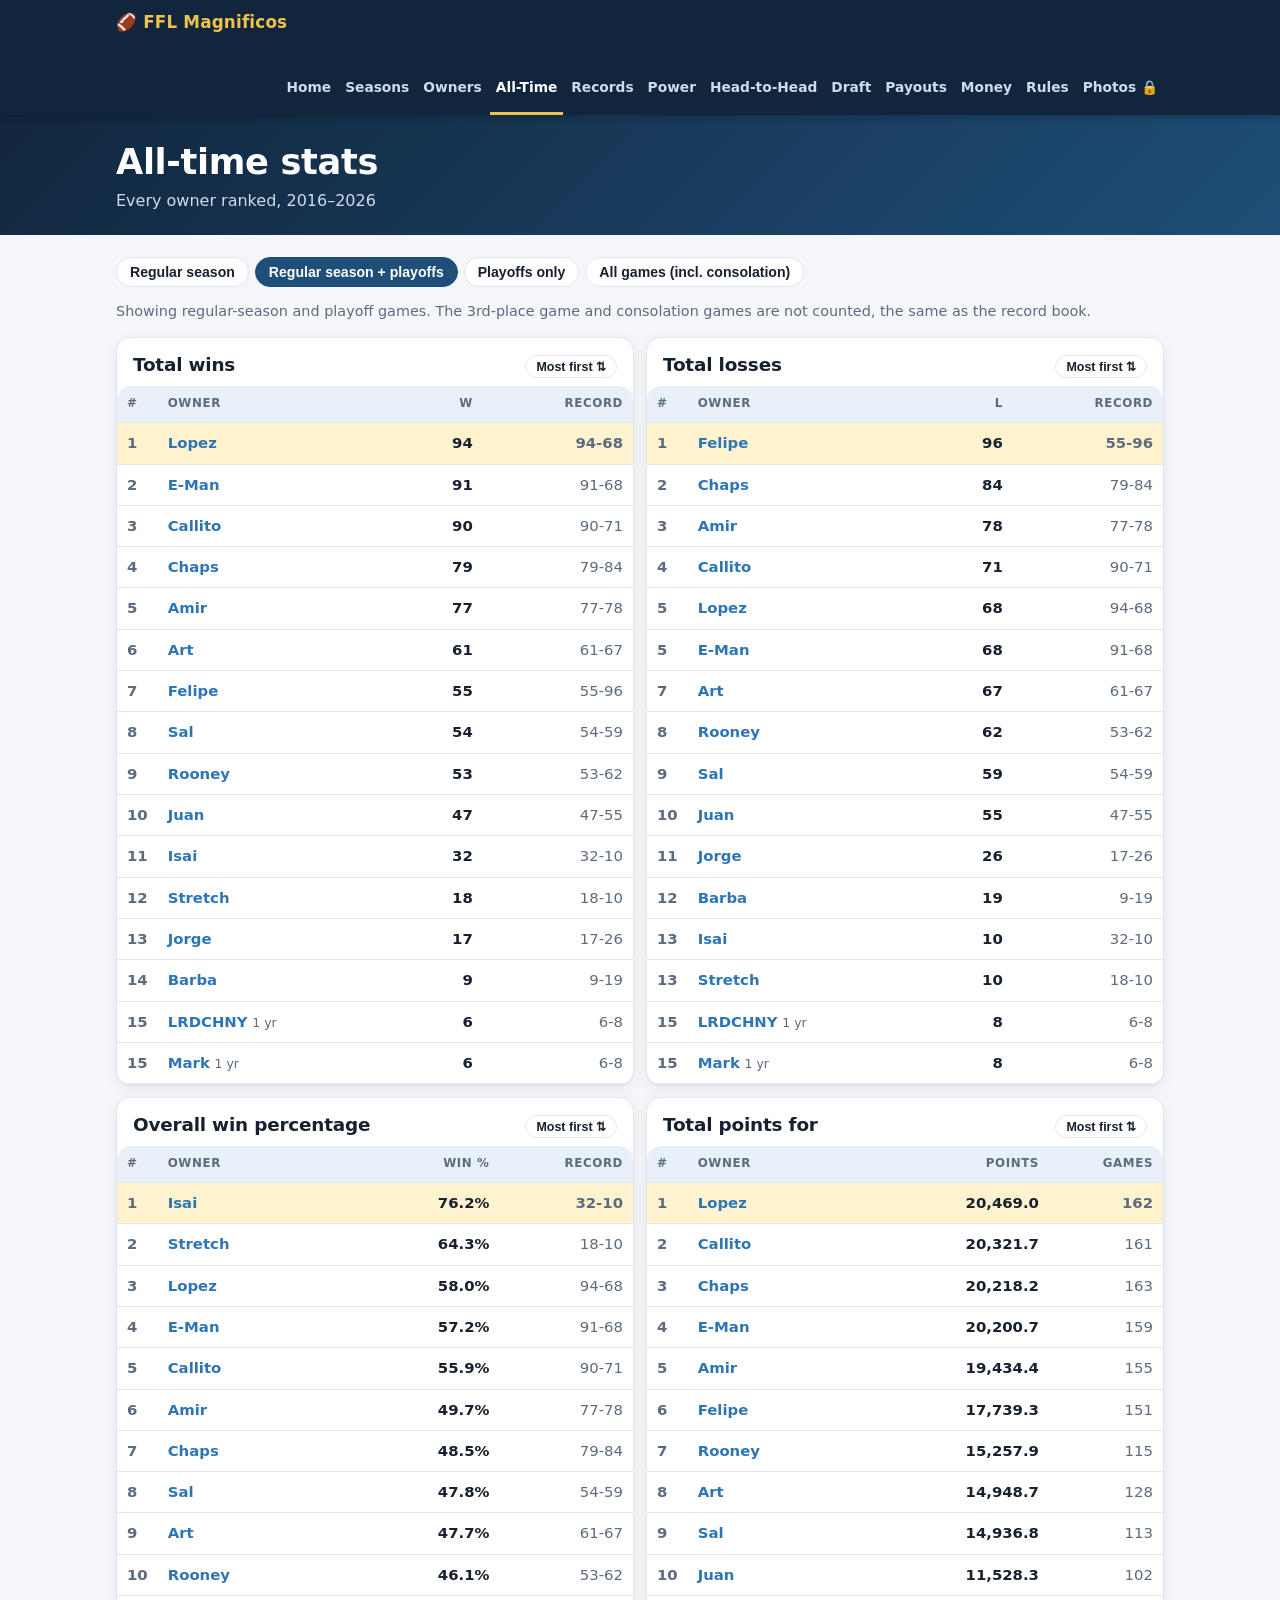
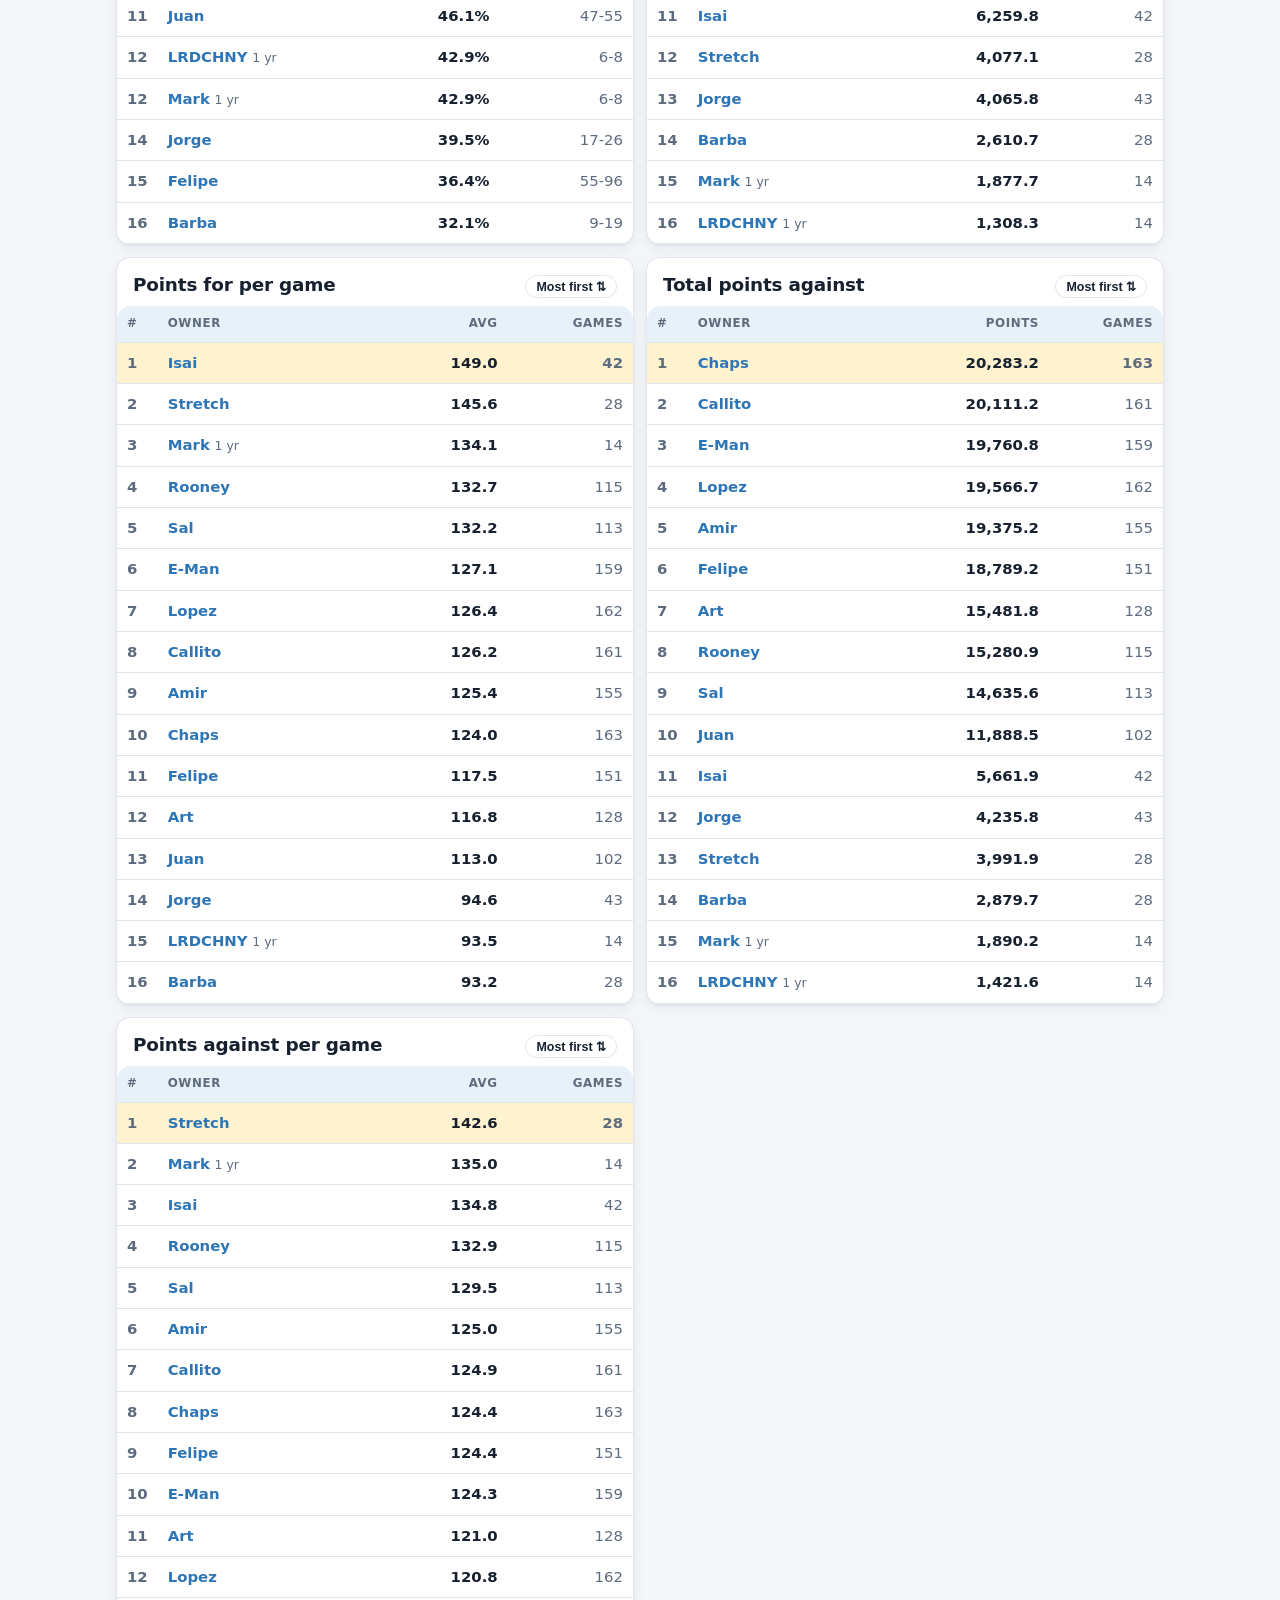
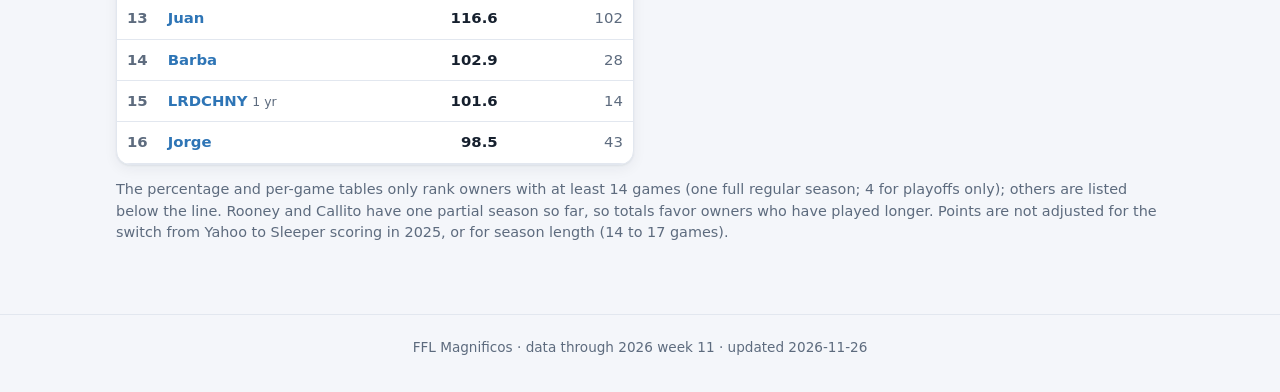
<file: alltime.html>
<!doctype html>
<html lang="en">
<head>
<meta charset="utf-8">
<meta name="viewport" content="width=device-width, initial-scale=1">
<title>All-time stats</title>
<link rel="stylesheet" href="assets/site.css">
</head>
<body>
<main>
  <div class="wrap">
    <div class="pills" id="pills" role="group" aria-label="Which games count"></div>
    <p class="note" id="scopeNote"></p>
    <div class="grid g2" id="tables"></div>
    <p class="note">The percentage and per-game tables only rank owners with at least 14 games (one full regular season; 4 for playoffs only); others are listed below the line. Rooney and Callito have one partial season so far, so totals favor owners who have played longer. Points are not adjusted for the switch from Yahoo to Sleeper scoring in 2025, or for season length (14 to 17 games).</p>
  </div>
</main>
<script src="assets/site.js"></script>
<script>
L.boot("alltime.html", "All-time stats", async (meta) => {
  const { $, $$, esc, getJSON, rec, pct, num, ownerLink } = L;
  const A = await getJSON("data/alltime.json");
  $("#pageSub").textContent = "Every owner ranked, " + meta.firstYear + "–" + meta.currentSeason;
  const NOTES = {
    reg: "Showing regular-season games only.",
    regpo: "Showing regular-season and playoff games. The 3rd-place game and consolation games are not counted, the same as the record book.",
    po: "Showing playoff games only (quarterfinals, semifinals and championship; the 3rd-place game is not counted). Rate tables rank owners with at least 4 playoff games.",
    all: "Showing every game, including consolation-bracket games."
  };
  const q = new URLSearchParams(location.search).get("scope");
  let scope = A.scopes.find((s) => s.key === q) || A.scopes.find((s) => s.key === "regpo") || A.scopes[0];
  const flipped = {};

  const TABLES = [
    { id: "w", title: "Total wins", vl: "W", val: (o) => o.w, fmt: (v) => v, extraL: "Record", extra: (o) => rec(o.w, o.l, o.t) },
    { id: "l", title: "Total losses", vl: "L", val: (o) => o.l, fmt: (v) => v, extraL: "Record", extra: (o) => rec(o.w, o.l, o.t) },
    { id: "pct", rate: true, title: "Overall win percentage", vl: "Win %", val: (o) => o.pct || 0, fmt: (v) => pct(v), extraL: "Record", extra: (o) => rec(o.w, o.l, o.t) },
    { id: "pf", title: "Total points for", vl: "Points", val: (o) => o.pf, fmt: (v) => num(v, 1), extraL: "Games", extra: (o) => o.games },
    { id: "apf", rate: true, title: "Points for per game", vl: "Avg", val: (o) => o.avgPf, fmt: (v) => num(v, 1), extraL: "Games", extra: (o) => o.games },
    { id: "pa", title: "Total points against", vl: "Points", val: (o) => o.pa, fmt: (v) => num(v, 1), extraL: "Games", extra: (o) => o.games },
    { id: "apa", rate: true, title: "Points against per game", vl: "Avg", val: (o) => o.avgPa, fmt: (v) => num(v, 1), extraL: "Games", extra: (o) => o.games }
  ];


  function tableHtml(t) {
    const desc = !flipped[t.id];
    const cmp = (a, b) => desc ? t.val(b) - t.val(a) : t.val(a) - t.val(b);
    const ranked = scope.owners.filter((o) => !t.rate || o.games >= scope.minGames).sort(cmp);
    const rest = scope.owners.filter((o) => t.rate && o.games < scope.minGames).sort(cmp);
    const row = (o, rank) => "<tr" + (rank === 1 ? " class='champ'" : rank === "\u2013" ? " style='opacity:.6'" : "") + "><td class='rank'>" + rank + "</td><td class='l'><b>" + ownerLink(o.slug, o.nick) +
      "</b>" + (o.seasons === 1 ? " <span class='muted' style='font-size:.78rem'>1 yr</span>" : "") + "</td><td><b>" + t.fmt(t.val(o)) + "</b></td><td class='muted'>" + t.extra(o) + "</td></tr>";
    let rank = 0, prev = null;
    let body = ranked.map((o, i) => {
      const v = Math.round(t.val(o) * 10000) / 10000;
      if (prev === null || v !== prev) rank = i + 1;
      prev = v;
      return row(o, rank);
    }).join("");
    if (rest.length) body += "<tr><td colspan='4' class='l muted' style='font-size:.78rem;background:var(--accent-soft)'>Fewer than " + scope.minGames + " games \u2014 not ranked</td></tr>" + rest.map((o) => row(o, "\u2013")).join("");
    return '<div class="card" id="t-' + t.id + '"><div class="pad" style="display:flex;justify-content:space-between;align-items:baseline;gap:8px;padding-bottom:8px">' +
      '<h2 class="sec-title" style="margin:0">' + t.title + '</h2><button class="pill flip" data-id="' + t.id + '" style="font-size:.78rem;padding:3px 10px" title="Reverse the order">' +
      (desc ? "Most first \u21C5" : "Fewest first \u21C5") + "</button></div>" +
      '<div class="table-wrap"><table><thead><tr><th>#</th><th class="l">Owner</th><th>' + t.vl + "</th><th>" + t.extraL + "</th></tr></thead><tbody>" + body + "</tbody></table></div></div>";
  }

  function draw() {
    $("#pills").innerHTML = A.scopes.map((s) => '<button class="pill' + (s.key === scope.key ? " on" : "") + '" data-k="' + s.key + '">' + esc(s.label) + "</button>").join("");
    $$("#pills .pill").forEach((b) => b.addEventListener("click", () => {
      scope = A.scopes.find((s) => s.key === b.dataset.k);
      history.replaceState(null, "", "?scope=" + scope.key);
      draw();
    }));
    $("#scopeNote").textContent = NOTES[scope.key] || "";
    $("#tables").innerHTML = TABLES.map(tableHtml).join("");
    $$(".flip").forEach((b) => b.addEventListener("click", () => { flipped[b.dataset.id] = !flipped[b.dataset.id]; draw(); }));
  }
  draw();
});
</script>
</body>
</html>
</file>
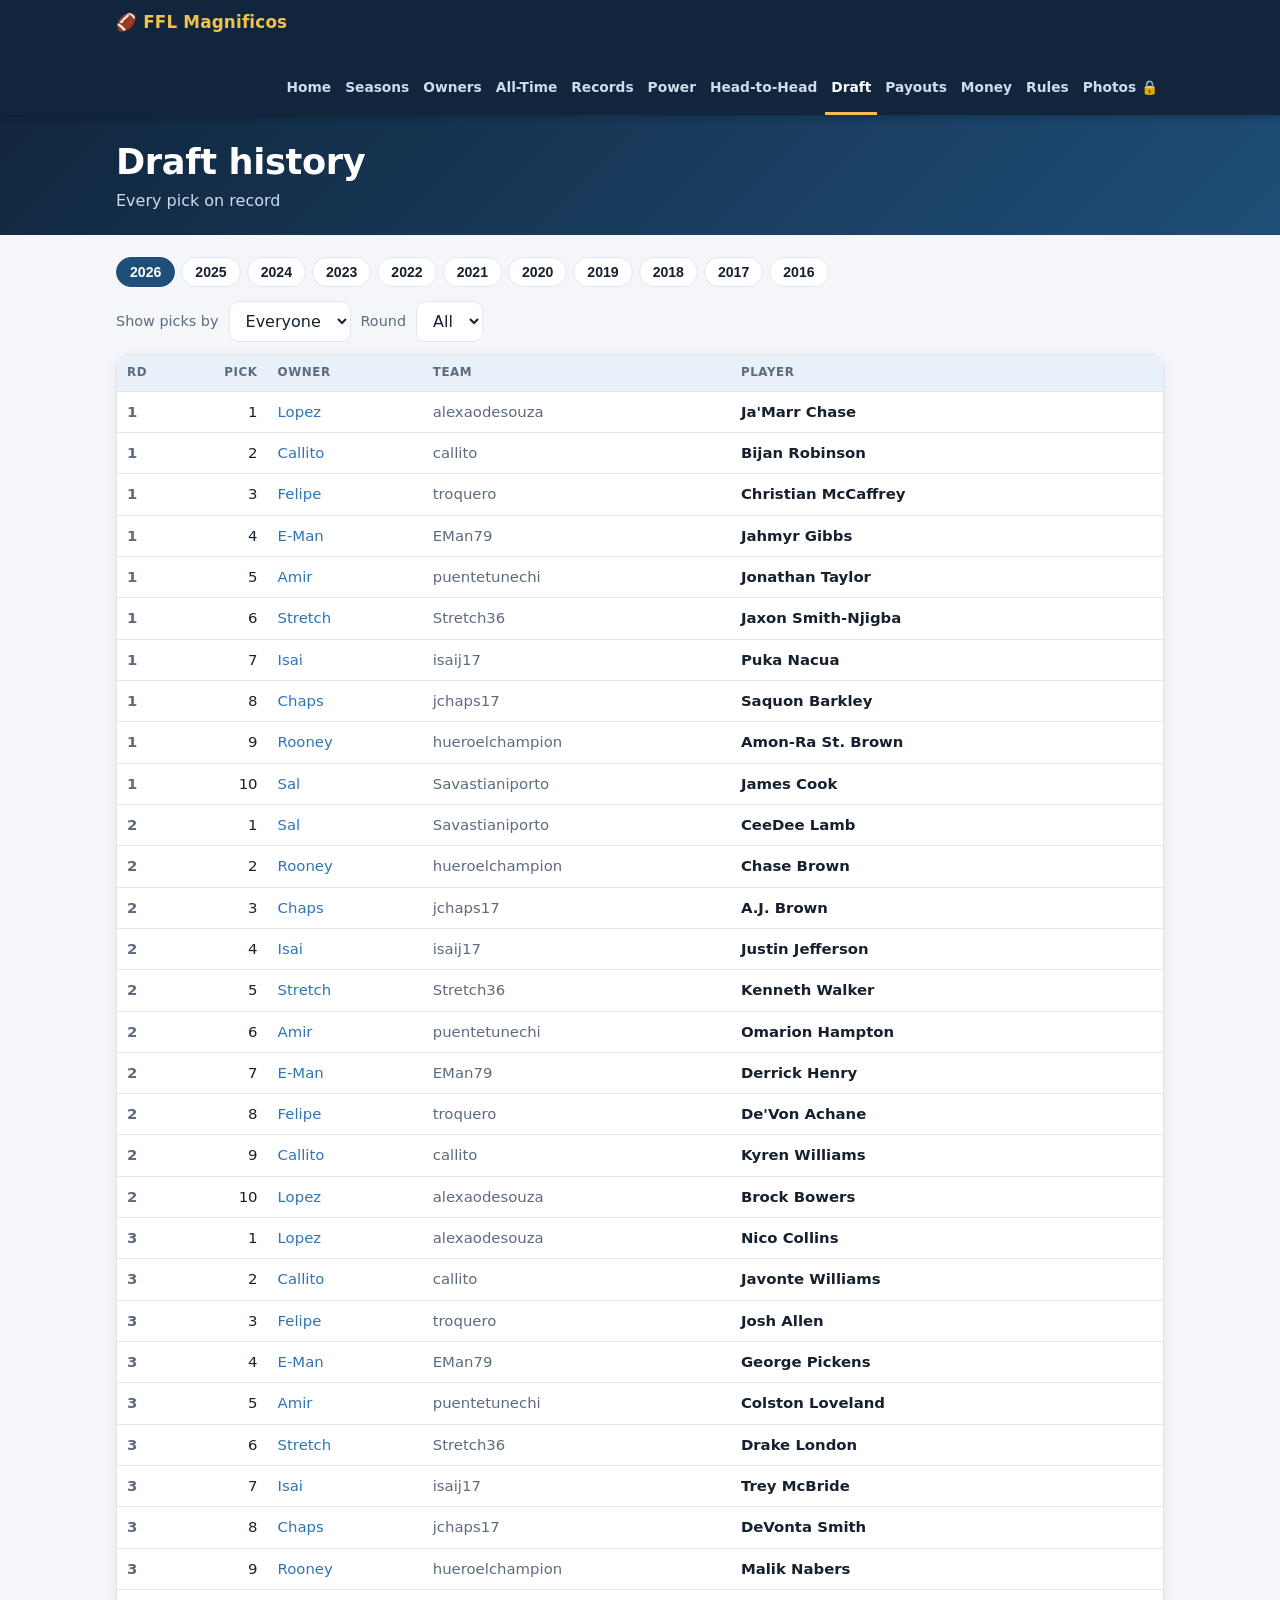
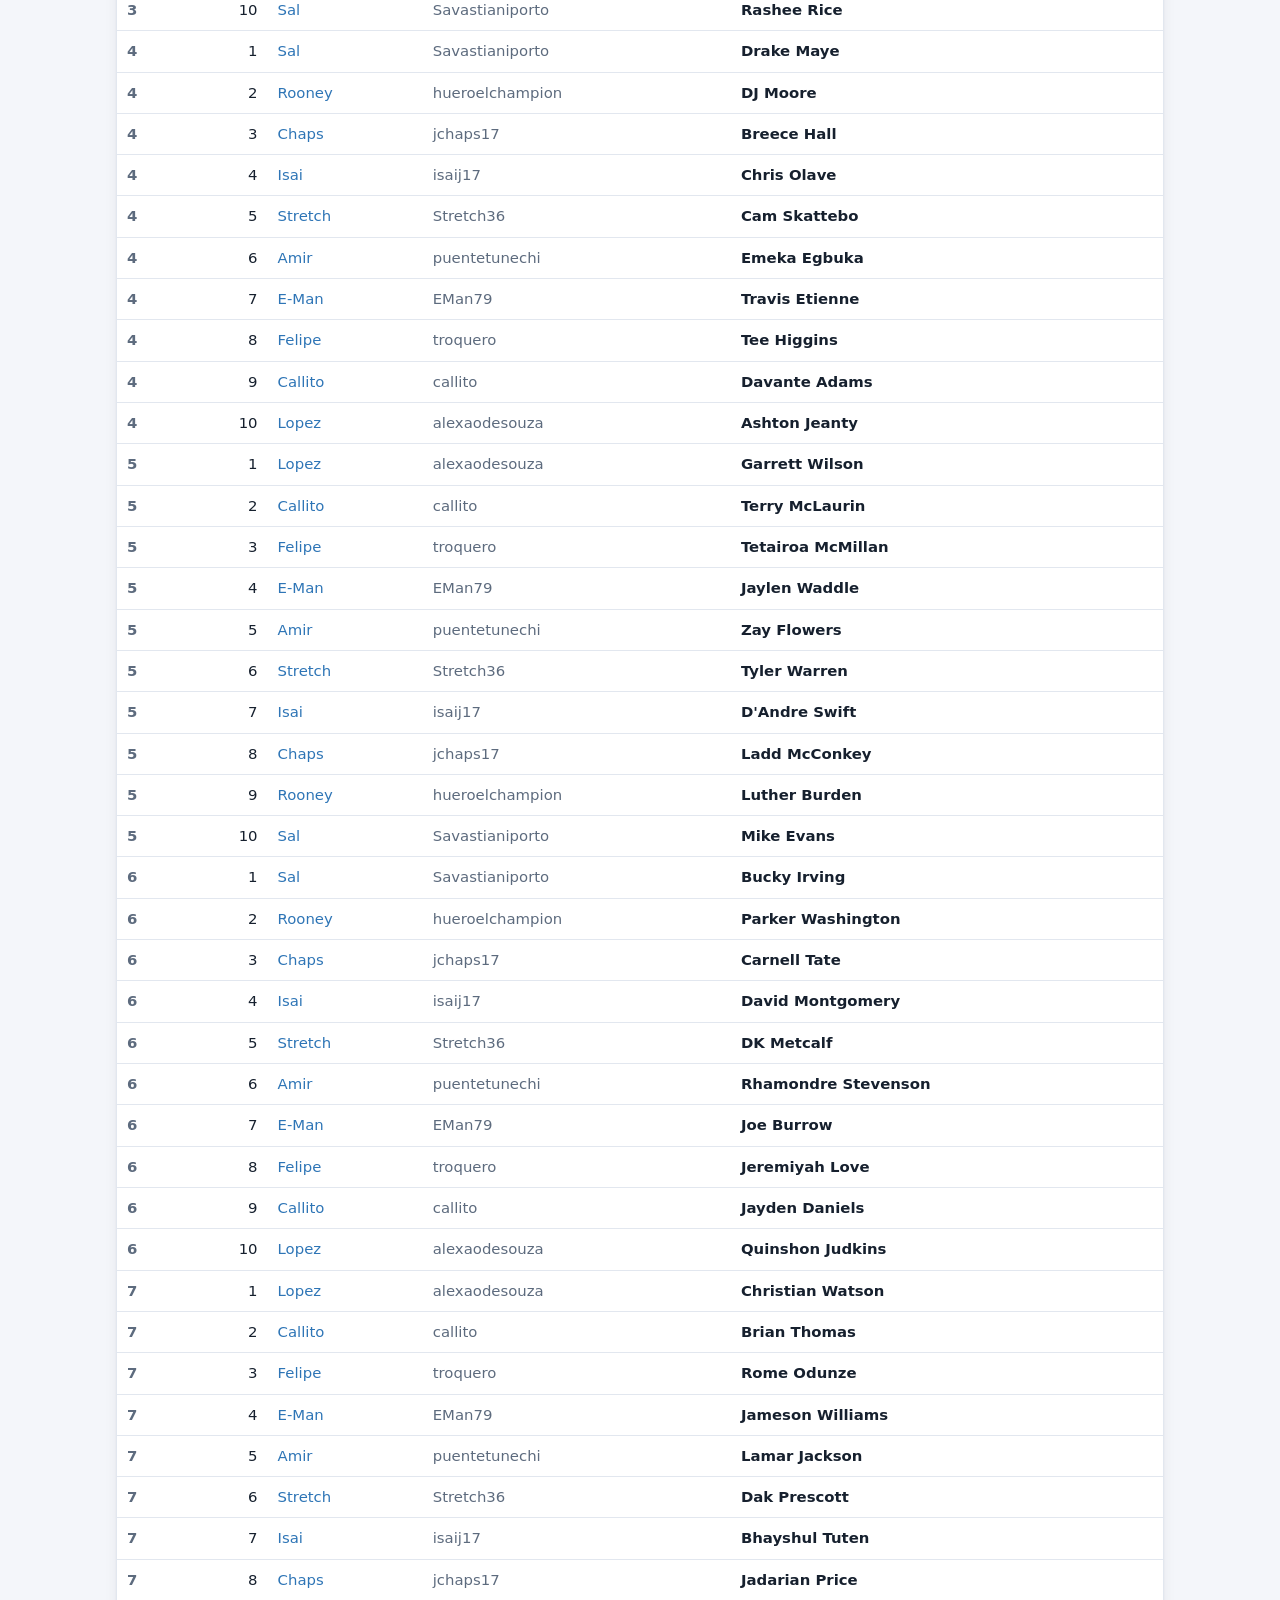
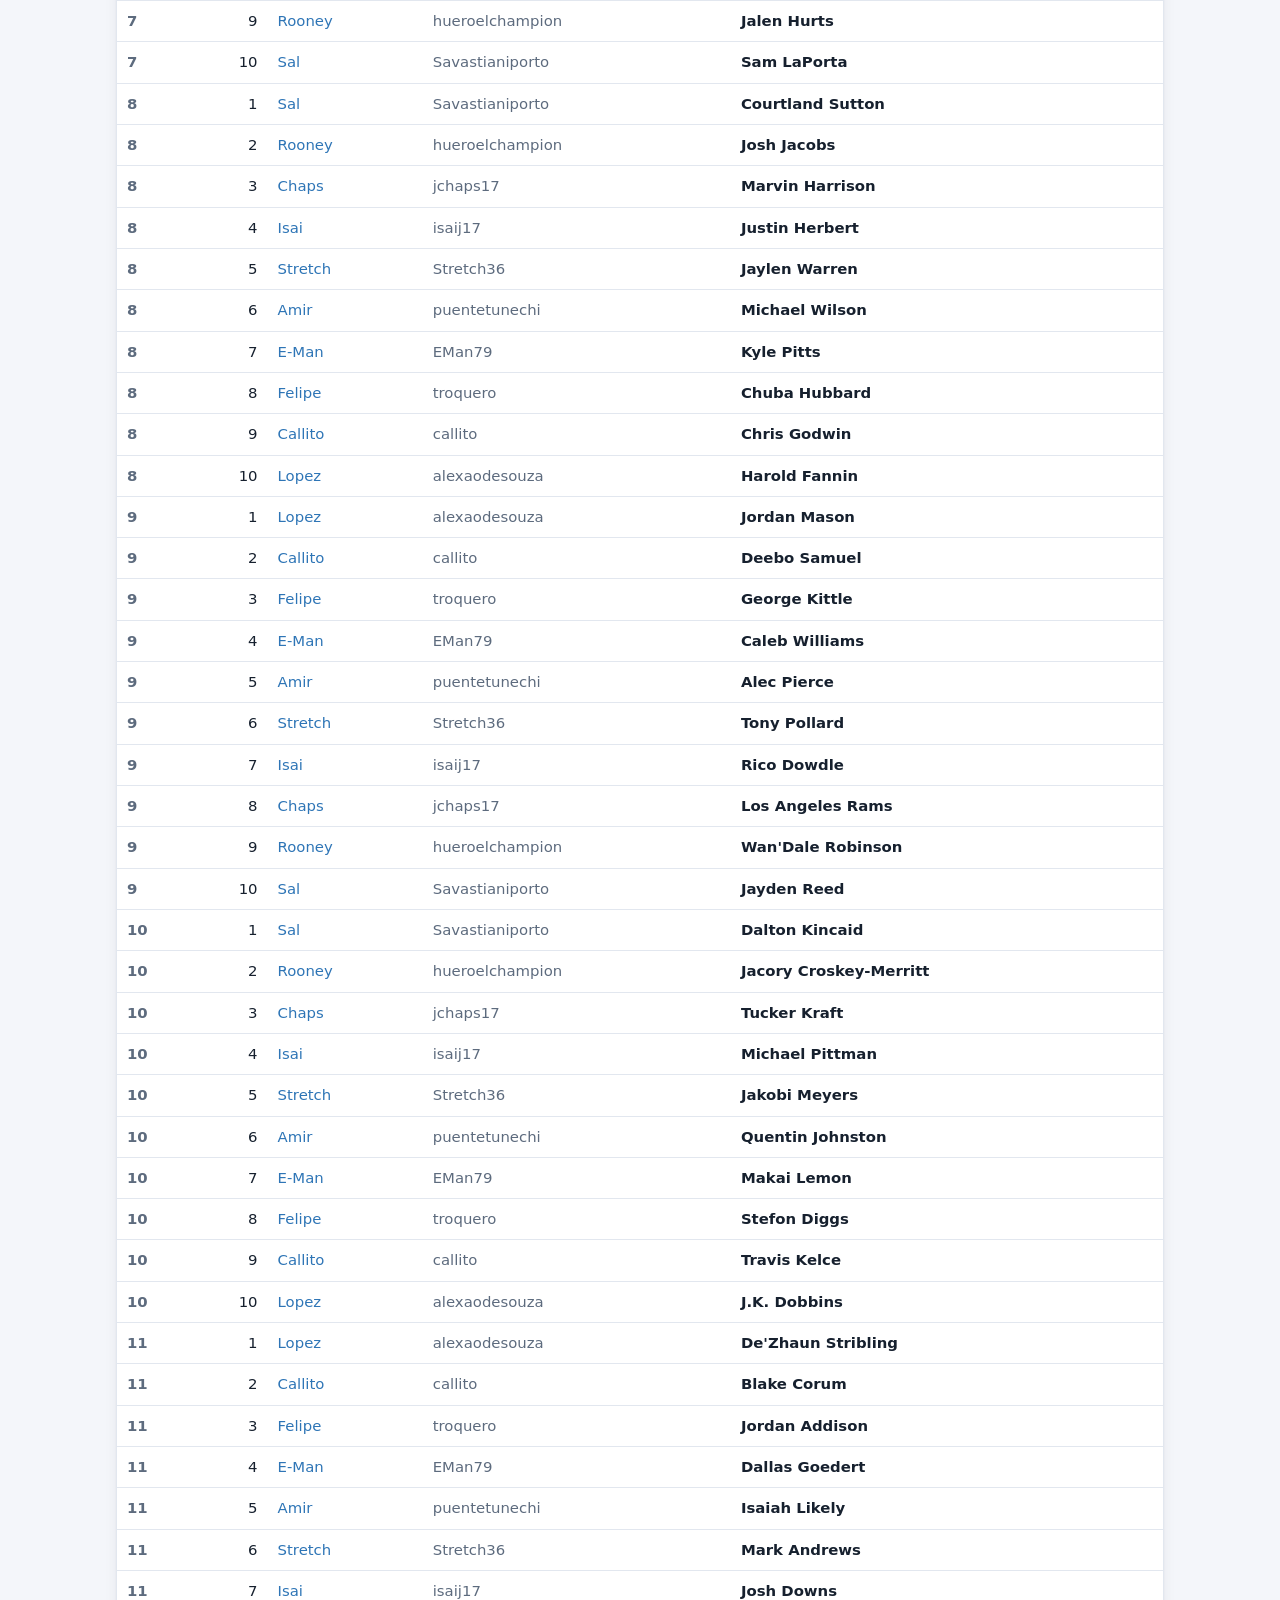
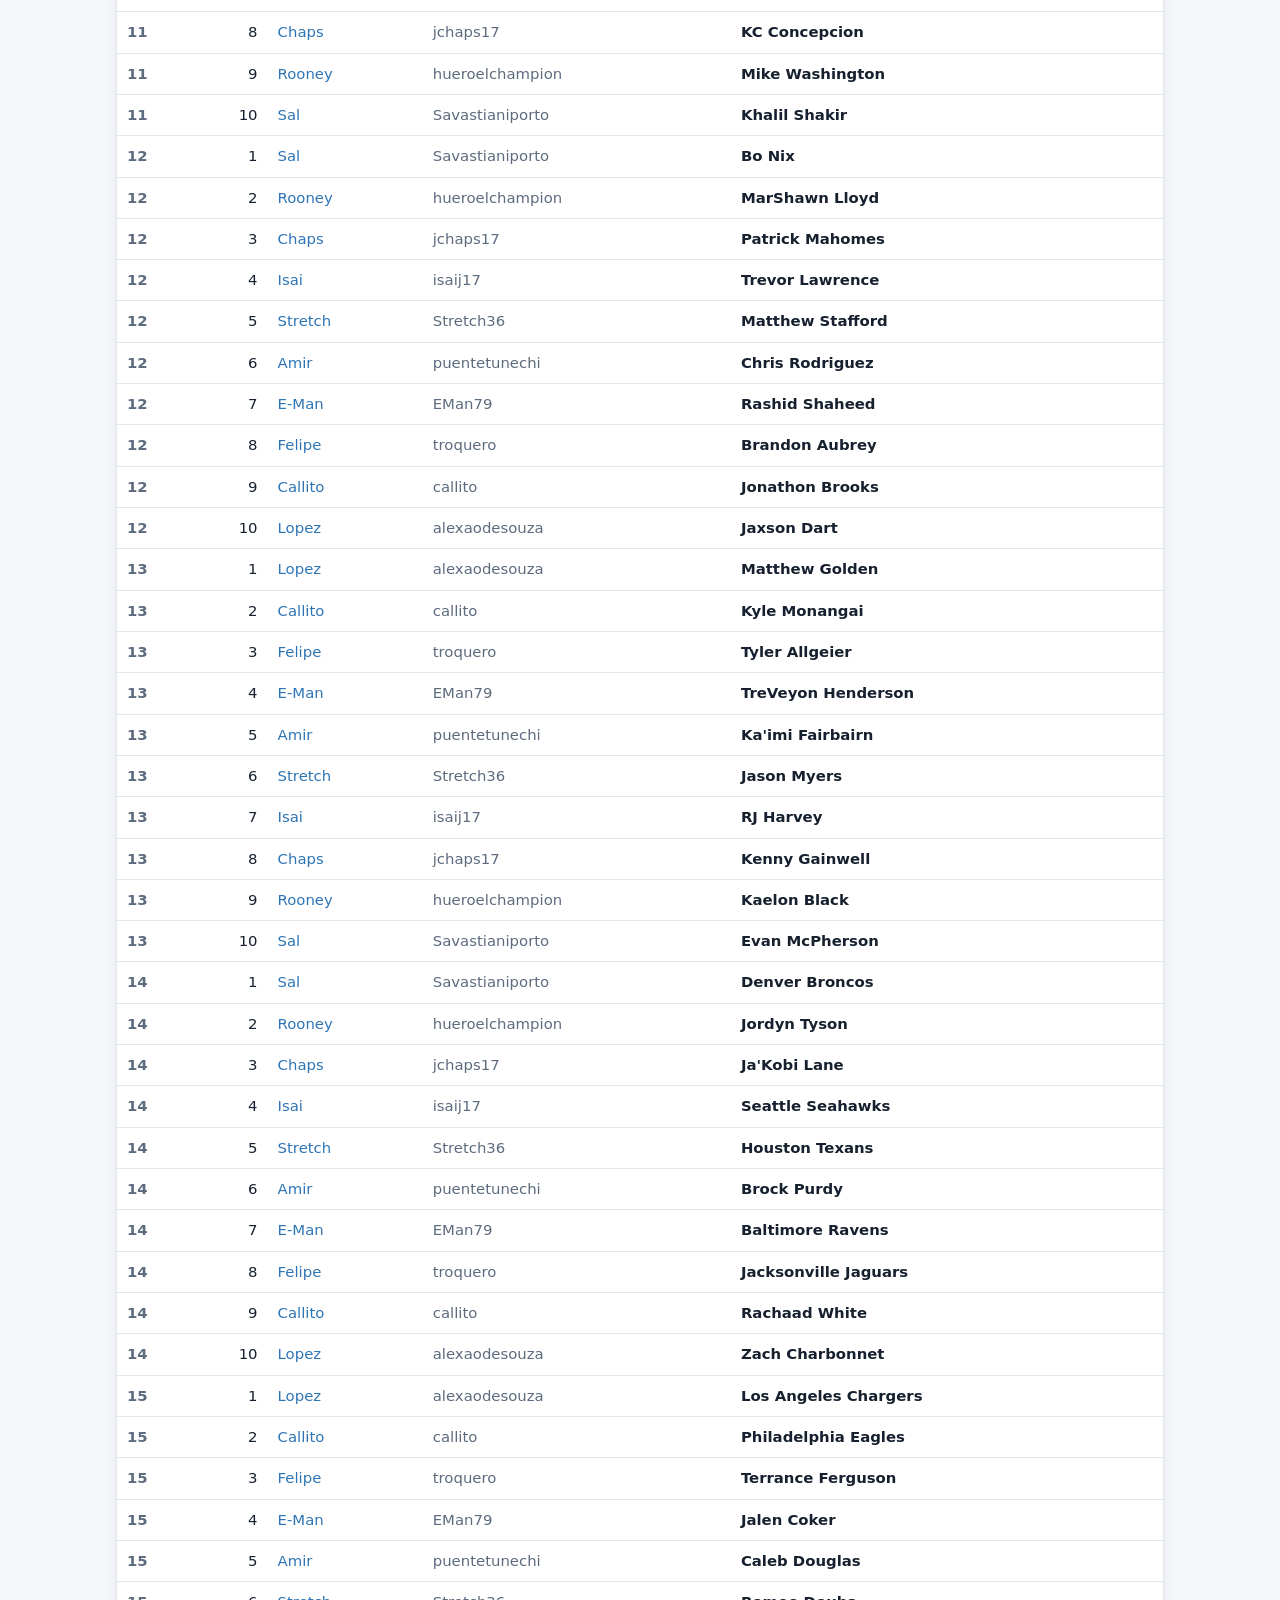
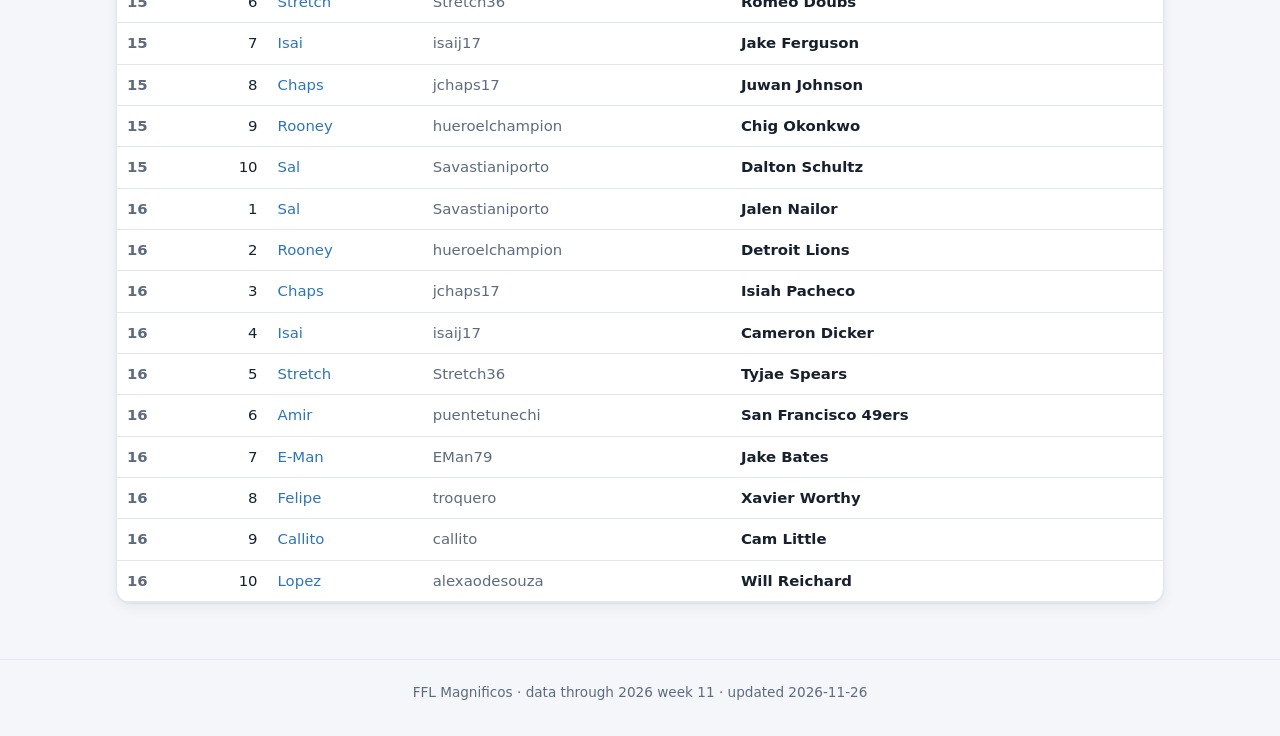
<file: draft.html>
<!doctype html>
<html lang="en">
<head>
<meta charset="utf-8">
<meta name="viewport" content="width=device-width, initial-scale=1">
<title>Draft history</title>
<link rel="stylesheet" href="assets/site.css">
</head>
<body>
<main>
  <div class="wrap">
    <div class="pills" id="pills"></div>
    <div class="row" style="margin-bottom:12px"><label for="who" class="note">Show picks by</label>
      <select id="who"><option value="">Everyone</option></select>
      <label for="rnd" class="note">Round</label>
      <select id="rnd"><option value="">All</option></select></div>
    <div id="warn"></div>
    <div class="card table-wrap"><table id="tbl"></table></div>
  </div>
</main>
<script src="assets/site.js"></script>
<script>
L.boot("draft.html", "Draft history", async (meta) => {
  const { $, $$, esc, getJSON, ownerLink } = L;
  const D = await getJSON("data/draft.json");
  $("#pageSub").textContent = "Every pick on record";
  const want = parseInt(new URLSearchParams(location.search).get("y"), 10);
  let cur = D.find((d) => d.year === want) || D[0];
  $("#pills").innerHTML = D.map((d) => '<button class="pill" data-y="' + d.year + '">' + d.year + "</button>").join("");
  $$("#pills .pill").forEach((b) => b.addEventListener("click", () => { cur = D.find((d) => d.year === +b.dataset.y); $("#who").value = ""; $("#rnd").value = ""; history.replaceState(null, "", "?y=" + cur.year); setup(); draw(); }));
  function setup() {
    const names = Array.from(new Map(cur.picks.map((p) => [p.slug, p.owner])).entries()).sort((a, b) => a[1].localeCompare(b[1]));
    $("#who").innerHTML = '<option value="">Everyone</option>' + names.map(([s, n]) => '<option value="' + s + '">' + esc(n) + "</option>").join("");
    $("#rnd").innerHTML = '<option value="">All</option>' + Array.from({ length: cur.rounds }, (_, i) => '<option value="' + (i + 1) + '">' + (i + 1) + "</option>").join("");
  }
  function draw() {
    $$("#pills .pill").forEach((b) => b.classList.toggle("on", +b.dataset.y === cur.year));
    $("#warn").innerHTML = cur.complete ? "" : '<div class="warn">Partial draft: ' + cur.count + " of " + cur.expected + " picks are on record for " + cur.year + ".</div>";
    const who = $("#who").value, rnd = $("#rnd").value;
    const rows = cur.picks.filter((p) => (!who || p.slug === who) && (!rnd || p.round === +rnd));
    $("#tbl").innerHTML = "<thead><tr><th>Rd</th><th>Pick</th><th class='l'>Owner</th><th class='l'>Team</th><th class='l'>Player</th></tr></thead><tbody>" +
      (rows.length ? rows.map((p) => "<tr><td class='rank'>" + p.round + "</td><td>" + p.pick + "</td><td class='l'>" + ownerLink(p.slug, p.owner) + "</td><td class='l muted'>" + esc(p.team) + "</td><td class='l'><b>" + esc(p.player) + "</b></td></tr>").join("")
        : "<tr><td colspan='5' class='l muted'>No picks match.</td></tr>") + "</tbody>";
  }
  $("#who").addEventListener("change", draw); $("#rnd").addEventListener("change", draw);
  setup(); draw();
});
</script>
</body>
</html>
</file>
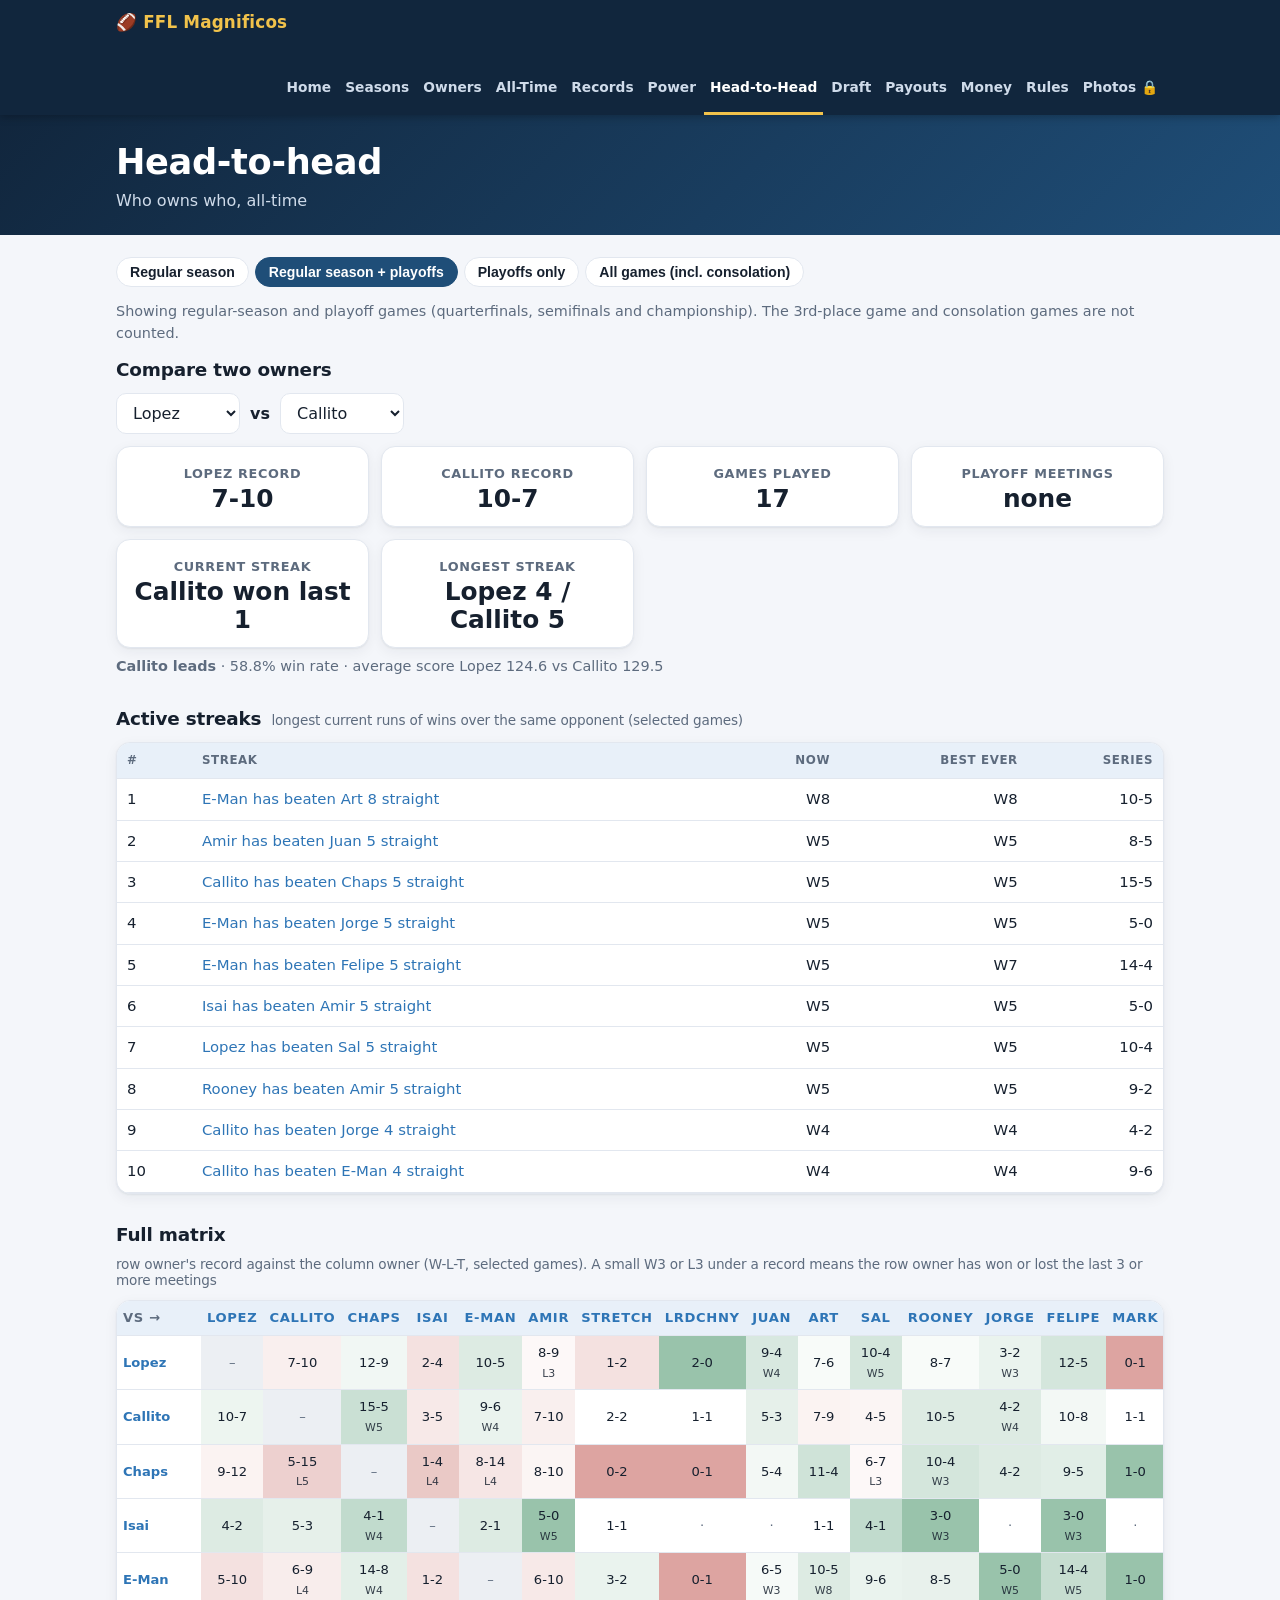
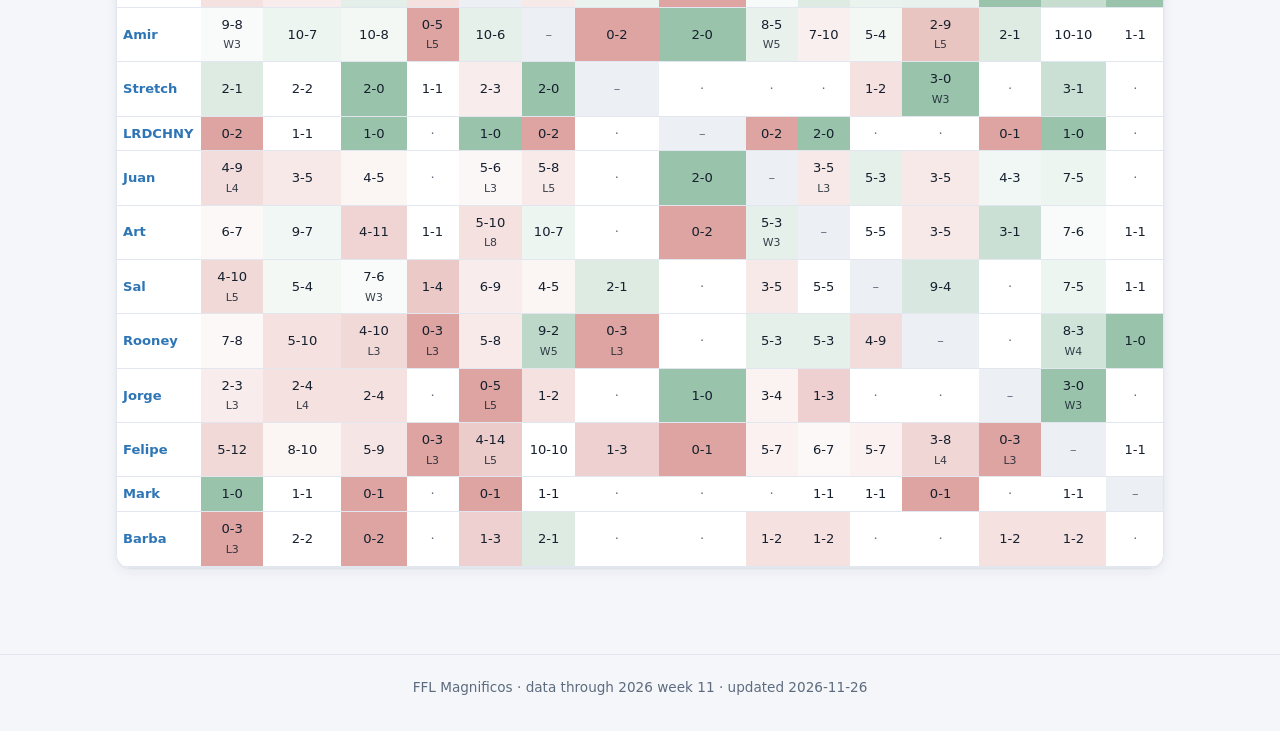
<file: h2h.html>
<!doctype html>
<html lang="en">
<head>
<meta charset="utf-8">
<meta name="viewport" content="width=device-width, initial-scale=1">
<title>Head-to-head</title>
<link rel="stylesheet" href="assets/site.css">
</head>
<body>
<main>
  <div class="wrap">
    <div class="pills" id="pills" role="group" aria-label="Which games count"></div>
    <p class="note" id="scopeNote"></p>
    <section>
      <h2 class="sec-title">Compare two owners</h2>
      <div class="row" style="margin-bottom:12px">
        <select id="a" aria-label="First owner"></select> <b>vs</b> <select id="b" aria-label="Second owner"></select>
      </div>
      <div id="cmp"></div>
    </section>
    <section>
      <h2 class="sec-title">Active streaks <small>longest current runs of wins over the same opponent (selected games)</small></h2>
      <div class="card table-wrap"><table id="streaks"></table></div>
    </section>
    <section>
      <h2 class="sec-title">Full matrix <small>row owner's record against the column owner (W-L-T, selected games). A small W3 or L3 under a record means the row owner has won or lost the last 3 or more meetings</small></h2>
      <div class="card table-wrap"><table class="matrix" id="mx"></table></div>
    </section>
  </div>
</main>
<script src="assets/site.js"></script>
<script>
L.boot("h2h.html", "Head-to-head", async (meta) => {
  const { $, esc, getJSON, rec, pct, num } = L;
  const H = await getJSON("data/h2h.json");
  $("#pageSub").textContent = "Who owns who, all-time";
  const order = H.order, nick = H.nicks;

  const STREAK_MIN = 3;
  let key = L.pickScope(H.scopes, H.defaultScope);
  const runText = (a, b, n) => esc(nick[a]) + " has beaten " + esc(nick[b]) + " " + n + " straight";

  // league-wide list of the longest active streaks
  const drawStreaks = () => {
    const SC = H.scopes.find((x) => x.key === key), S = SC.streak || {}, B = SC.best || {};
    const list = [];
    order.forEach((a) => Object.keys(S[a] || {}).forEach((b) => { if (S[a][b] >= 2) list.push([a, b, S[a][b], (SC.matrix[a][b] || [0, 0, 0])]); }));
    list.sort((x, y) => y[2] - x[2] || nick[x[0]].localeCompare(nick[y[0]]));
    const top = list.slice(0, 10);
    $("#streaks").innerHTML = top.length
      ? "<thead><tr><th>#</th><th class='l'>Streak</th><th>Now</th><th>Best ever</th><th>Series</th></tr></thead><tbody>" +
        top.map((x, i) => "<tr><td>" + (i + 1) + "</td><td class='l'><a href='h2h.html?a=" + x[0] + "&b=" + x[1] + "&scope=" + key + "'>" + runText(x[0], x[1], x[2]) + "</a></td><td>W" + x[2] + "</td><td>" + (B[x[0]] ? "W" + B[x[0]][x[1]] : "") + "</td><td>" + rec(x[3][0], x[3][1], x[3][2]) + "</td></tr>").join("") + "</tbody>"
      : "<tbody><tr><td class='note'>No one has won 2 in a row against the same opponent right now.</td></tr></tbody>";
  };
  // matrix
  const drawMatrix = () => {
    const SC = H.scopes.find((x) => x.key === key), M = SC.matrix, S = SC.streak || {};
    const cell = (r, c) => {
      if (r === c) return "<td class='self'>–</td>";
      const [w, l, t] = M[r][c];
      if (!(w + l + t)) return "<td class='muted'>·</td>";
      const p = (w + 0.5 * t) / (w + l + t);
      const bg = p > 0.5 ? "rgba(29,122,70," + ((p - 0.5) * 0.9).toFixed(2) + ")" : p < 0.5 ? "rgba(179,55,47," + ((0.5 - p) * 0.9).toFixed(2) + ")" : "transparent";
      const sk = (S[r] && S[r][c]) || 0;
      const tag = Math.abs(sk) >= STREAK_MIN ? "<br><small style='opacity:.85'>" + (sk > 0 ? "W" : "L") + Math.abs(sk) + "</small>" : "";
      return "<td style='background:" + bg + "' title='" + esc(nick[r]) + " vs " + esc(nick[c]) + ": " + rec(w, l, t) + (sk ? " (" + (sk > 0 ? "won" : "lost") + " last " + Math.abs(sk) + ")" : "") + "'>" + rec(w, l, t) + tag + "</td>";
    };
    $("#mx").innerHTML = "<thead><tr><th>vs &rarr;</th>" + order.map((c) => "<th><a href='owner.html?o=" + c + "&scope=" + key + "'>" + esc(nick[c]) + "</a></th>").join("") + "</tr></thead><tbody>" +
      order.map((r) => "<tr><td><a href='owner.html?o=" + r + "&scope=" + key + "'>" + esc(nick[r]) + "</a></td>" + order.map((c) => cell(r, c)).join("") + "</tr>").join("") + "</tbody>";
  };

  // comparator
  const opts = order.map((s) => "<option value='" + s + "'>" + esc(nick[s]) + "</option>").join("");
  $("#a").innerHTML = opts; $("#b").innerHTML = opts;
  const q = new URLSearchParams(location.search);
  $("#a").value = order.includes(q.get("a")) ? q.get("a") : order[0];
  $("#b").value = order.includes(q.get("b")) ? q.get("b") : order[1];
  async function compare() {
    const a = $("#a").value, b = $("#b").value;
    if (a === b) { $("#cmp").innerHTML = "<p class='note'>Pick two different owners.</p>"; return; }
    const oa = await getJSON("data/owner/" + a + ".json");
    const h = oa.scopes.find((x) => x.key === key).h2h.find((x) => x.slug === b);
    if (!h) { $("#cmp").innerHTML = "<p class='note'>" + esc(nick[a]) + " and " + esc(nick[b]) + " never played each other in these games.</p>"; return; }
    const SC = H.scopes.find((x) => x.key === key), sa = (SC.streak && SC.streak[a] && SC.streak[a][b]) || 0;
    const ba = (SC.best && SC.best[a] && SC.best[a][b]) || 0, bb = (SC.best && SC.best[b] && SC.best[b][a]) || 0;
    const streakTxt = sa > 0 ? esc(nick[a]) + " won last " + sa : sa < 0 ? esc(nick[b]) + " won last " + (-sa) : "none (last game tied)";
    const lead = h.w > h.l ? nick[a] + " leads" : h.l > h.w ? nick[b] + " leads" : "All square";
    const tile = (k, v) => "<div class='card tile'><span>" + k + "</span><b>" + v + "</b></div>";
    $("#cmp").innerHTML = "<div class='grid g4'>" + tile(esc(nick[a]) + " record", rec(h.w, h.l, h.t)) + tile(esc(nick[b]) + " record", rec(h.l, h.w, h.t)) +
      tile("Games played", h.games) + tile("Playoff meetings", h.playoff[0] + h.playoff[1] + h.playoff[2] ? esc(nick[a]) + " " + rec(h.playoff[0], h.playoff[1], h.playoff[2]) : "none") + tile("Current streak", streakTxt) + tile("Longest streak", esc(nick[a]) + " " + ba + " / " + esc(nick[b]) + " " + bb) + "</div>" +
      "<p class='note' style='margin-top:8px'><b>" + esc(lead) + "</b>" + (h.w === h.l ? "" : " · " + pct(h.w > h.l ? h.pct : 1 - h.pct) + " win rate") + " · average score " + esc(nick[a]) + " " + num(h.pf / h.games) + " vs " + esc(nick[b]) + " " + num(h.pa / h.games) + "</p>";
    history.replaceState(null, "", "?a=" + a + "&b=" + b + "&scope=" + key);
  }
  $("#a").addEventListener("change", compare); $("#b").addEventListener("change", compare);
  const refresh = () => {
    L.scopePills($("#pills"), H.scopes, key, (k) => { key = k; refresh(); });
    $("#scopeNote").textContent = L.SCOPE_NOTES[key];
    drawMatrix();
    drawStreaks();
    compare();
  };
  refresh();
});
</script>
</body>
</html>
</file>
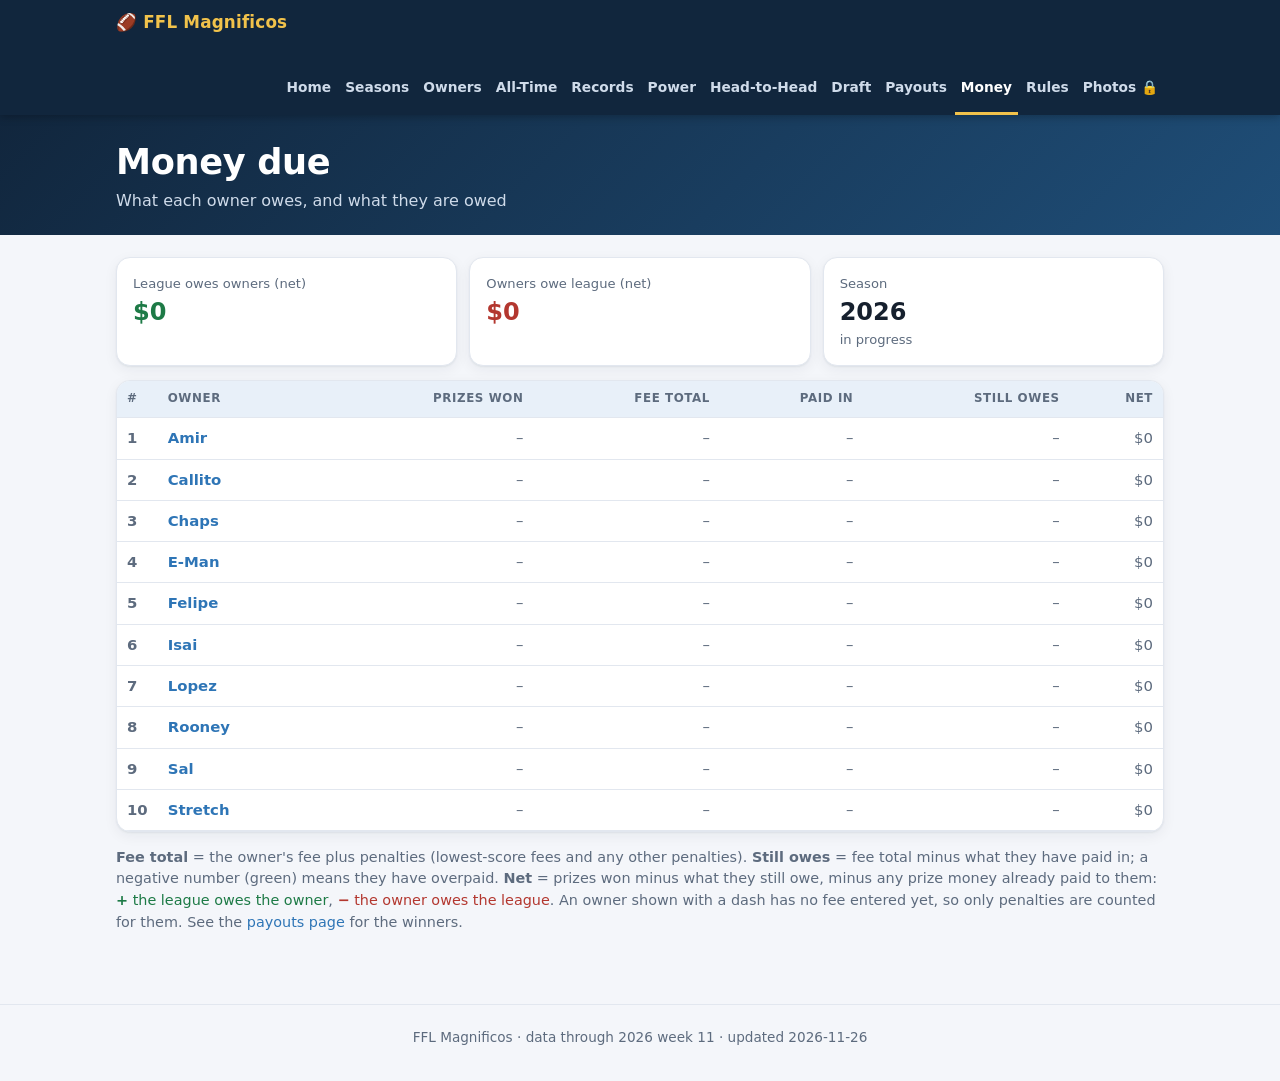
<file: money.html>
<!doctype html>
<html lang="en">
<head>
<meta charset="utf-8">
<meta name="viewport" content="width=device-width, initial-scale=1">
<title>Money due</title>
<link rel="stylesheet" href="assets/site.css">
</head>
<body>
<main>
  <div class="wrap" id="body"><div class="loading">Loading&hellip;</div></div>
</main>
<script src="assets/site.js"></script>
<script>
L.boot("money.html", "Money due", async (meta) => {
  const { $, $$, esc, getJSON, ownerLink } = L;
  const M = await getJSON("data/money.json");
  $("#pageSub").textContent = "What each owner owes, and what they are owed";
  if (!M.seasons.length) { $("#body").innerHTML = '<p class="note">Money tracking has not started yet.</p>'; return; }
  const q = new URLSearchParams(location.search).get("y");
  let cur = M.seasons.find((s) => String(s.year) === q) || M.seasons[0];
  const usd = (n, sign) => { const v = Math.round(n * 100) / 100; const s = "$" + Math.abs(v).toLocaleString(undefined, { minimumFractionDigits: v % 1 ? 2 : 0, maximumFractionDigits: 2 });
    return sign ? (v > 0 ? "+" : v < 0 ? "\u2212" : "") + s : (v < 0 ? "\u2212" : "") + s; };
  const due = (n) => n > 0.004 ? '<b style="color:var(--win)">' + usd(n, true) + "</b>" : n < -0.004 ? '<b style="color:var(--loss)">' + usd(n, true) + "</b>" : '<span class="muted">$0</span>';

  function draw() {
    const pills = M.seasons.length > 1 ? '<div class="pills" id="pills">' + M.seasons.map((s) => '<button class="pill' + (s === cur ? " on" : "") + '" data-y="' + s.year + '">' + s.year + "</button>").join("") + "</div>" : "";
    const dash = '<span class="muted">–</span>';
    const owedTo = cur.owners.filter((o) => o.net > 0.004).reduce((a, o) => a + o.net, 0);
    const owes = cur.owners.filter((o) => o.net < -0.004).reduce((a, o) => a - o.net, 0);
    const summary = '<div class="grid g3" style="margin-bottom:14px"><div class="card pad"><div class="muted" style="font-size:.82rem">League owes owners (net)</div><div style="font-size:1.5rem;font-weight:800;color:var(--win)">' + usd(owedTo) + '</div></div>' +
      '<div class="card pad"><div class="muted" style="font-size:.82rem">Owners owe league (net)</div><div style="font-size:1.5rem;font-weight:800;color:var(--loss)">' + usd(owes) + '</div></div>' +
      '<div class="card pad"><div class="muted" style="font-size:.82rem">Season</div><div style="font-size:1.5rem;font-weight:800">' + cur.year + '</div><div class="muted" style="font-size:.82rem">' + (cur.complete ? "complete" : "in progress") + "</div></div></div>";
    const table = '<div class="card table-wrap"><table><thead><tr><th>#</th><th class="l">Owner</th><th>Prizes won</th><th>Fee total</th><th>Paid in</th><th>Still owes</th><th>Net</th></tr></thead><tbody>' +
      cur.owners.map((o, i) => "<tr><td class='rank'>" + (i + 1) + "</td><td class='l'><b>" + ownerLink(o.slug, o.nick) + "</b></td><td>" + (o.won ? usd(o.won) : dash) + "</td>" +
        "<td>" + (o.feeTotal == null ? '<span class="muted" title="fee not entered">' + (o.penalties ? usd(o.penalties) + " pen." : "–") + "</span>" : usd(o.feeTotal)) + "</td>" +
        "<td>" + (o.paidIn == null ? dash : usd(o.paidIn)) + "</td><td>" + (o.owe == null ? dash : o.owe < 0 ? '<span style="color:var(--win)">' + usd(o.owe) + "</span>" : usd(o.owe)) + "</td><td>" + due(o.net) + "</td></tr>").join("") +
      "</tbody></table></div>";
    const pays = cur.payments.length ? '<section><h2 class="sec-title">Prize money already paid out</h2><div class="card table-wrap"><table><thead><tr><th class="l">Owner</th><th>Amount</th><th class="l">Note</th></tr></thead><tbody>' +
      cur.payments.map((p) => "<tr><td class='l'>" + ownerLink(p.slug, p.nick) + "</td><td>" + usd(p.amount) + "</td><td class='l muted'>" + esc(p.note) + "</td></tr>").join("") + "</tbody></table></div></section>" : "";
    $("#body").innerHTML = pills + summary + table +
      '<p class="note"><b>Fee total</b> = the owner\'s fee plus penalties (lowest-score fees and any other penalties). <b>Still owes</b> = fee total minus what they have paid in; a negative number (green) means they have overpaid. ' +
      '<b>Net</b> = prizes won minus what they still owe, minus any prize money already paid to them: <span style="color:var(--win)"><b>+</b> the league owes the owner</span>, <span style="color:var(--loss)"><b>\u2212</b> the owner owes the league</span>. ' +
      'An owner shown with a dash has no fee entered yet, so only penalties are counted for them. See the <a href="payouts.html?y=' + cur.year + '">payouts page</a> for the winners.</p>' +
      (M.feeNote ? '<p class="note">' + esc(M.feeNote) + "</p>" : "") + pays;
    $$("#pills .pill").forEach((b) => b.addEventListener("click", () => { cur = M.seasons.find((s) => String(s.year) === b.dataset.y); history.replaceState(null, "", "?y=" + cur.year); draw(); }));
  }
  draw();
});
</script>
</body>
</html>
</file>
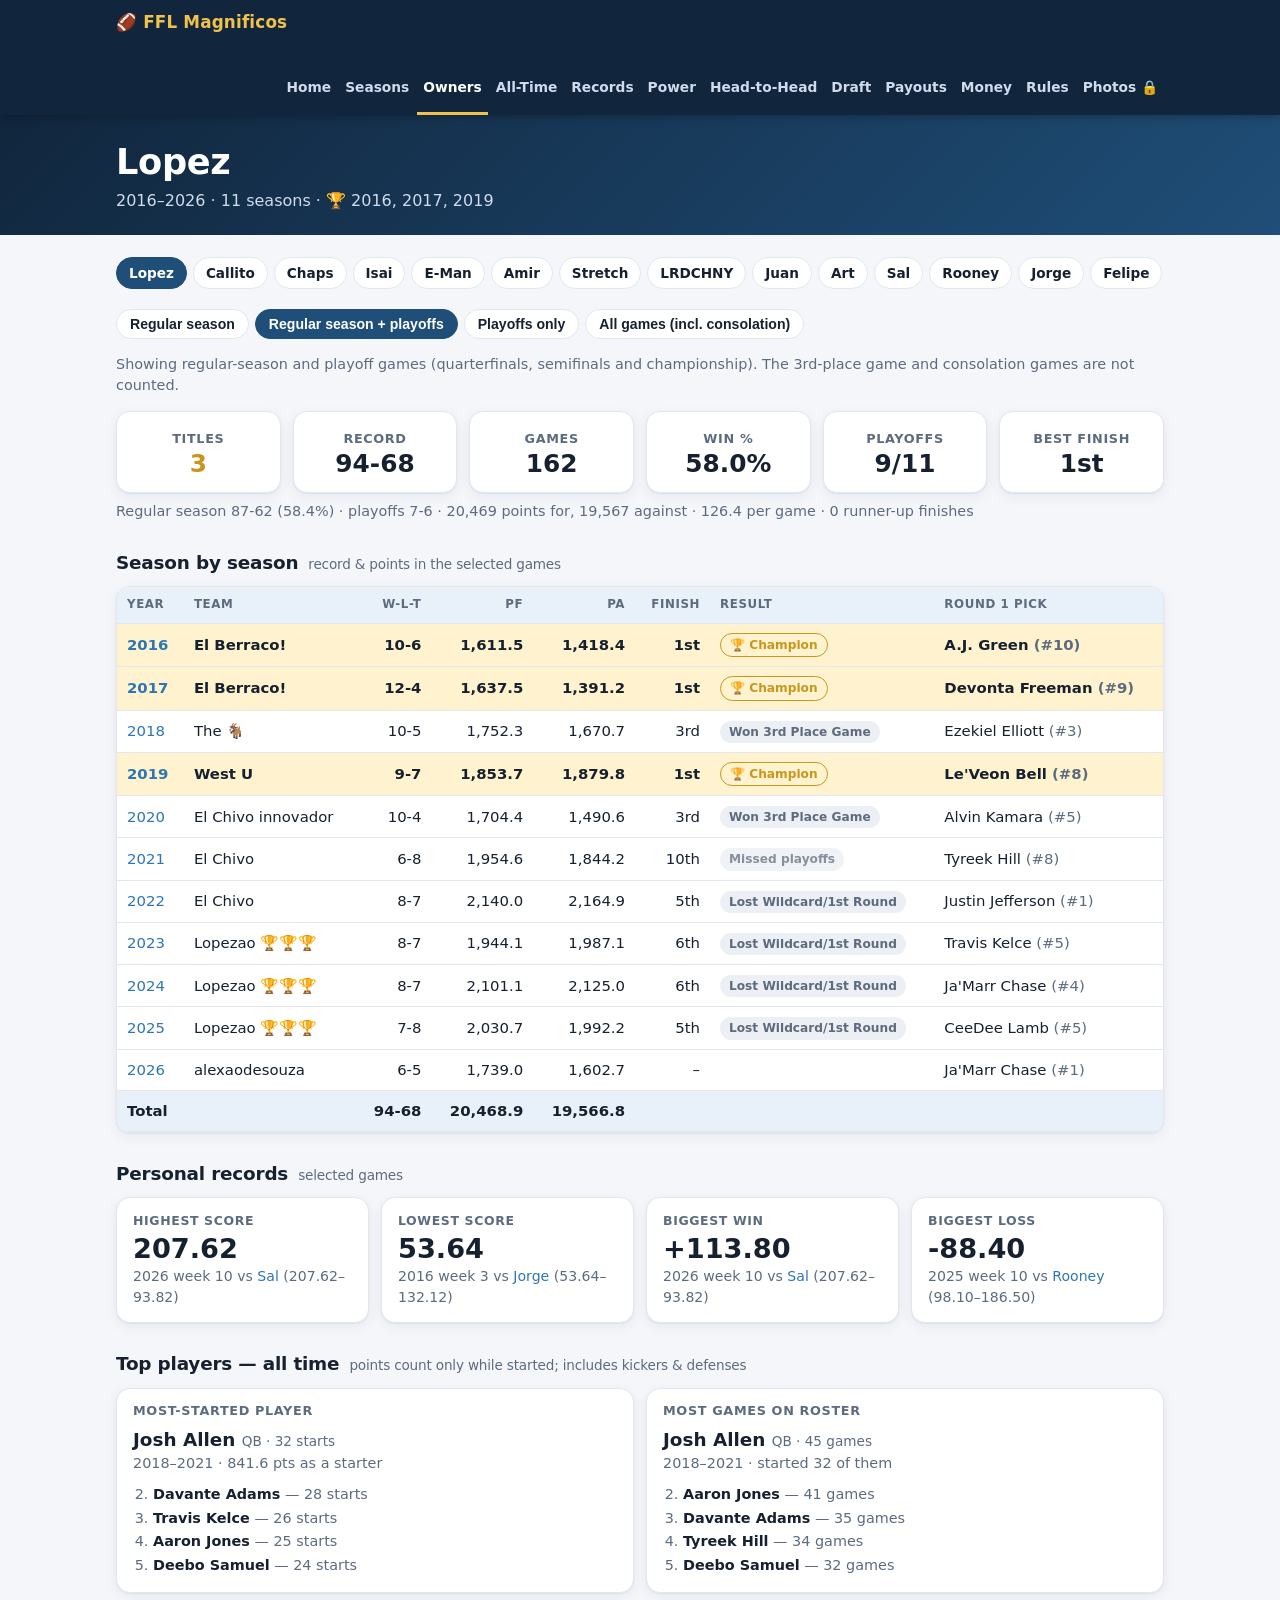
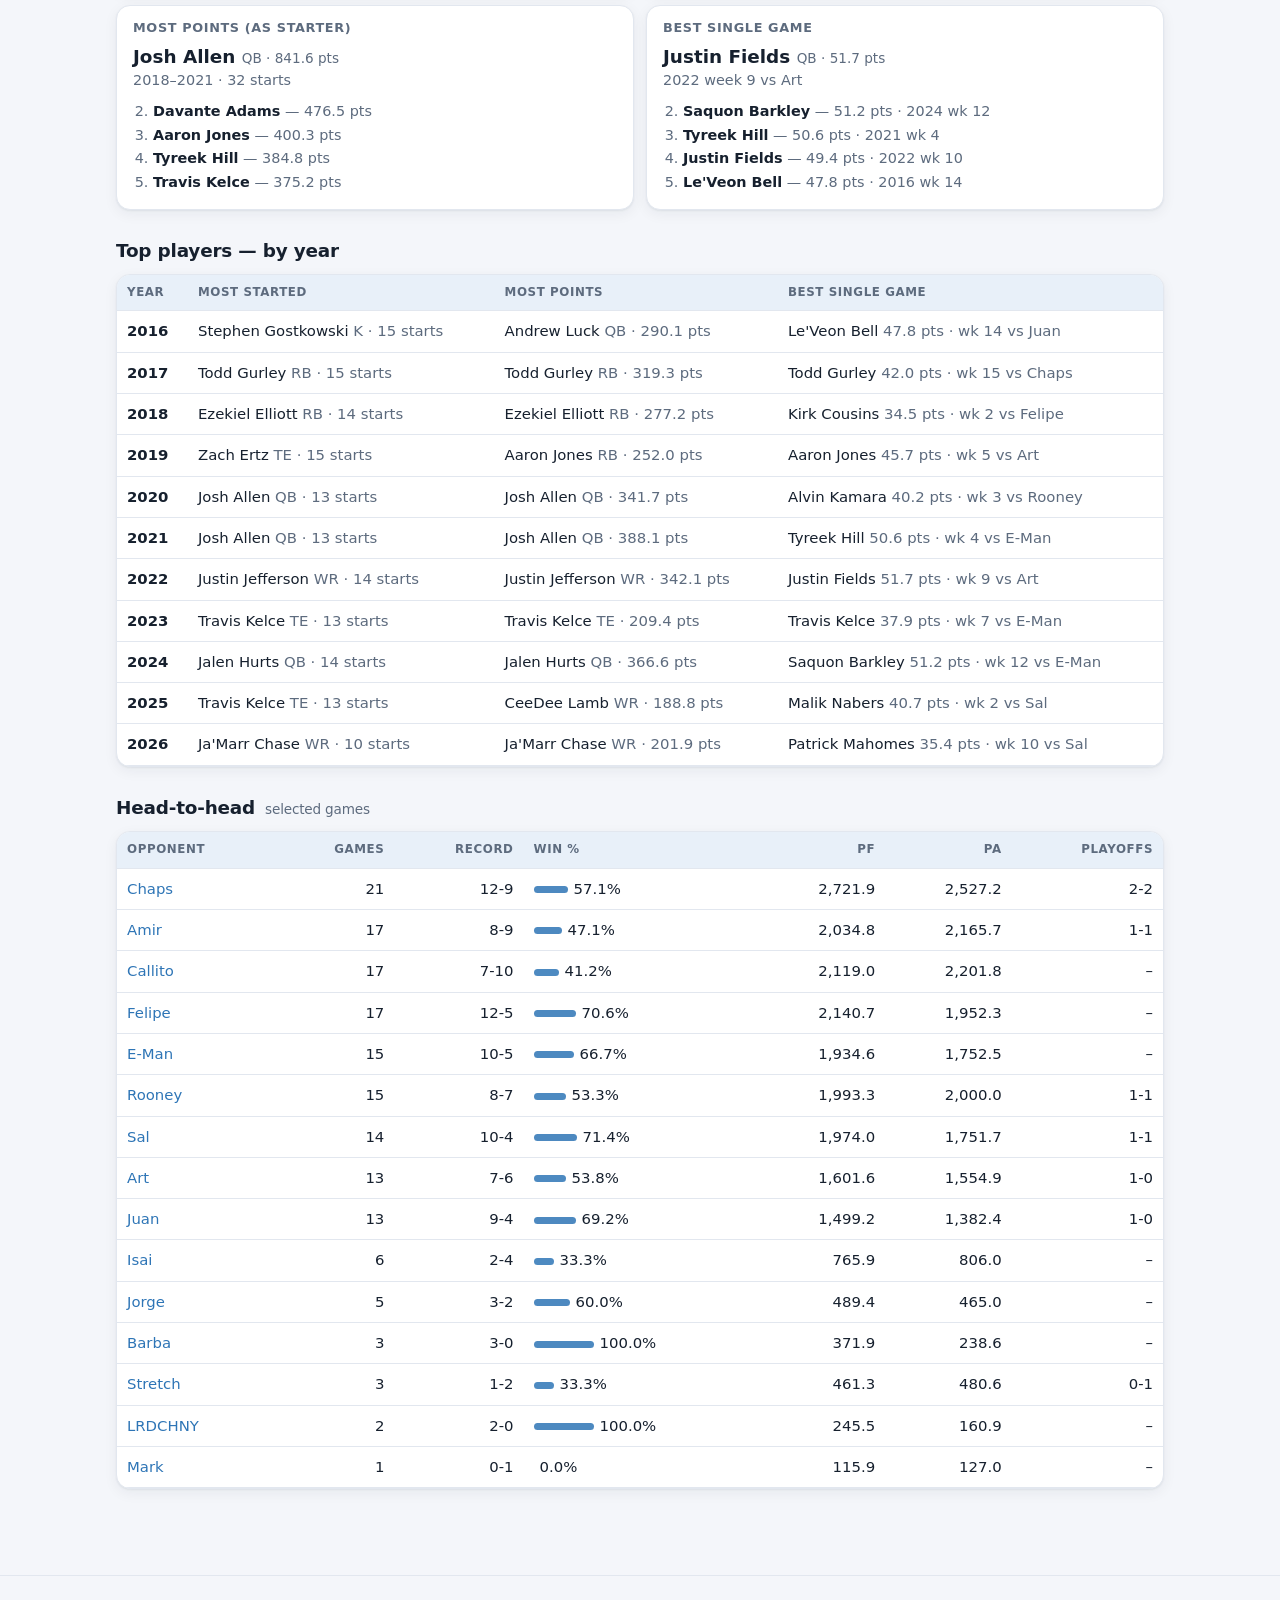
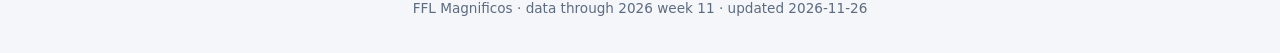
<file: owner.html>
<!doctype html>
<html lang="en">
<head>
<meta charset="utf-8">
<meta name="viewport" content="width=device-width, initial-scale=1">
<title>Owner</title>
<link rel="stylesheet" href="assets/site.css">
</head>
<body>
<main>
  <div class="wrap">
    <div class="owner-nav" id="onav"></div>
    <div class="pills" id="pills" role="group" aria-label="Which games count"></div>
    <p class="note" id="scopeNote"></p>
    <div id="body"><div class="loading">Loading&hellip;</div></div>
  </div>
</main>
<script src="assets/site.js"></script>
<script>
L.boot("owners.html", "Owner", async (meta) => {
  const { $, $$, esc, getJSON, rec, pct, num, ownerLink, RESULT_BADGE } = L;
  const slug = new URLSearchParams(location.search).get("o") || meta.owners[0].slug;
  const o = await getJSON("data/owner/" + encodeURIComponent(slug) + ".json");
  let key = L.pickScope(o.scopes, o.defaultScope);
  function draw() {
  const sc = o.scopes.find((x) => x.key === key);
  $("#onav").innerHTML = meta.owners.map((x) =>
    '<a href="owner.html?o=' + encodeURIComponent(x.slug) + "&scope=" + key + '"' + (x.slug === slug ? ' class="on"' : "") + ">" + esc(x.nick) + "</a>").join("");
  L.scopePills($("#pills"), o.scopes, key, (k) => { key = k; history.replaceState(null, "", "?o=" + encodeURIComponent(slug) + "&scope=" + k); draw(); });
  $("#scopeNote").textContent = L.SCOPE_NOTES[key];
  const c = sc.career;
  document.title = o.nick + " · " + meta.leagueName;
  $("#pageTitle").textContent = o.nick + (o.full ? " — " + o.full : "");
  $("#pageSub").textContent = (c.firstYear === c.lastYear ? c.firstYear : c.firstYear + "–" + c.lastYear) +
    " · " + c.seasons + (c.seasons === 1 ? " season" : " seasons") +
    (c.titleYears.length ? " · 🏆 " + c.titleYears.join(", ") : "");

  const tile = (k, v, gold) => '<div class="card tile' + (gold ? " gold" : "") + '"><span>' + k + "</span><b>" + v + "</b></div>";
  const rc = (k, g, big) => g
    ? '<div class="card rec-card"><div class="k">' + k + '</div><div class="v">' + big + '</div><div class="d">' + g.year + " week " + g.week +
      " vs " + ownerLink(g.oppSlug, g.opp) + " (" + num(g.score, 2) + "&ndash;" + num(g.oppScore, 2) + ")" +
      (g.type !== "Regular" ? " · " + esc(g.type.replace("Playoff - ", "Playoff ")) : "") + "</div></div>" : "";
  const R = sc.records || {};

  // season table
  const S = sc.seasons;
  const tot = S.reduce((a, s) => ({ w: a.w + s.w, l: a.l + s.l, t: a.t + s.t, pf: a.pf + (s.pf || 0), pa: a.pa + (s.pa || 0) }), { w: 0, l: 0, t: 0, pf: 0, pa: 0 });
  const seasonRows = S.map((s) => "<tr" + (s.champion ? " class='champ'" : "") + "><td class='l'><a href='seasons.html?y=" + s.year + "'>" + s.year + "</a></td>" +
    "<td class='l'>" + esc(s.team) + "</td><td>" + (s.games ? rec(s.w, s.l, s.t) : "–") + "</td><td>" + (s.games ? num(s.pf) : "–") + "</td><td>" + (s.games ? num(s.pa) : "–") + "</td>" +
    "<td>" + (s.finish ? L.ordinal(s.finish) : "–") + "</td><td class='l'>" + RESULT_BADGE(s.result) + "</td>" +
    "<td class='l'>" + (s.draftR1 ? esc(s.draftR1.player) + " <span class='muted'>(#" + s.draftR1.pick + ")</span>" : "<span class='muted'>–</span>") + "</td></tr>").join("");

  // h2h
  const h2hRows = sc.h2h.map((h) => "<tr><td class='l'>" + ownerLink(h.slug, h.nick) + "</td><td data-v='" + h.games + "'>" + h.games + "</td>" +
    "<td data-v='" + h.w + "'>" + rec(h.w, h.l, h.t) + "</td><td class='l' data-v='" + (h.pct || 0) + "'><span class='bar' style='width:" + Math.round((h.pct || 0) * 60) + "px'></span>" + pct(h.pct) + "</td>" +
    "<td>" + num(h.pf) + "</td><td>" + num(h.pa) + "</td><td>" + (h.playoff[0] + h.playoff[1] + h.playoff[2] ? rec(h.playoff[0], h.playoff[1], h.playoff[2]) : "–") + "</td></tr>").join("");

  // top players
  const T = sc.topAll || {};
  const block = (title, list, first, sub, item) => !list || !list.length ? "" :
    '<div class="card top-block"><h3>' + title + '</h3><div class="first">' + esc(list[0].name) + " <small>" + esc(list[0].pos) + " · " + first(list[0]) + "</small></div>" +
    '<div class="note">' + sub(list[0]) + "</div>" +
    (list.length > 1 ? "<ol start='2'>" + list.slice(1).map((p) => "<li><b>" + esc(p.name) + "</b> — " + item(p) + "</li>").join("") + "</ol>" : "") + "</div>";
  const yrs = (p) => p.years[0] === p.years[1] ? p.years[0] : p.years[0] + "–" + p.years[1];
  const tops =
    block("Most-started player", T.mostStarted, (p) => p.starts + " starts", (p) => yrs(p) + " · " + num(p.pts) + " pts as a starter", (p) => p.starts + " starts") +
    block("Most games on roster", T.mostRoster, (p) => p.games + " games", (p) => yrs(p) + " · started " + p.starts + " of them", (p) => p.games + " games") +
    block("Most points (as starter)", T.mostPoints, (p) => num(p.pts) + " pts", (p) => yrs(p) + " · " + p.starts + " starts", (p) => num(p.pts) + " pts") +
    block("Best single game", T.bestGames, (p) => num(p.pts) + " pts", (p) => p.year + " week " + p.week + (p.opp ? " vs " + esc(p.opp) : ""), (p) => num(p.pts) + " pts · " + p.year + " wk " + p.week);

  const byYear = (sc.topByYear || []).map((y) => "<tr><td class='l'><b>" + y.year + "</b></td>" +
    "<td class='l'>" + esc(y.mostStarted.name) + " <span class='muted'>" + esc(y.mostStarted.pos) + " · " + y.mostStarted.starts + " starts</span></td>" +
    "<td class='l'>" + (y.mostPoints ? esc(y.mostPoints.name) + " <span class='muted'>" + esc(y.mostPoints.pos) + " · " + num(y.mostPoints.pts) + " pts</span>" : "–") + "</td>" +
    "<td class='l'>" + (y.bestGame ? esc(y.bestGame.name) + " <span class='muted'>" + num(y.bestGame.pts) + " pts · wk " + y.bestGame.week + (y.bestGame.opp ? " vs " + esc(y.bestGame.opp) : "") + "</span>" : "–") + "</td></tr>").join("");

  $("#body").innerHTML =
    '<section><div class="grid g6">' +
      tile("Titles", c.titles, c.titles > 0) + tile("Record", rec(c.all[0], c.all[1], c.all[2])) +
      tile("Games", c.games) + tile("Win %", pct(c.allPct)) + tile("Playoffs", c.playoffApps + "/" + c.seasons) +
      tile("Best finish", c.bestFinish ? L.ordinal(c.bestFinish) : "–") + "</div>" +
    '<p class="note" style="margin-top:8px">' + (c.reg[0] + c.reg[1] + c.reg[2] ? "Regular season " + rec(c.reg[0], c.reg[1], c.reg[2]) + " (" + pct(c.regPct) + ") · " : "") +
      (c.playoff[0] + c.playoff[1] + c.playoff[2] ? "playoffs " + rec(c.playoff[0], c.playoff[1], c.playoff[2]) + " · " : "") +
      "" + num(c.pf, 0) + " points for, " + num(c.pa, 0) + " against · " + num(c.avgPf) + " per game · " + c.runnerUps + " runner-up finish" + (c.runnerUps === 1 ? "" : "es") + "</p></section>" +

    '<section><h2 class="sec-title">Season by season <small>record &amp; points in the selected games</small></h2><div class="card table-wrap"><table id="seasons">' +
      "<thead><tr><th class='l'>Year</th><th class='l'>Team</th><th>W-L-T</th><th>PF</th><th>PA</th><th>Finish</th><th class='l'>Result</th><th class='l'>Round 1 pick</th></tr></thead><tbody>" + seasonRows + "</tbody>" +
      "<tfoot><tr><td class='l'>Total</td><td></td><td>" + rec(tot.w, tot.l, tot.t) + "</td><td>" + num(tot.pf) + "</td><td>" + num(tot.pa) + "</td><td></td><td></td><td></td></tr></tfoot></table></div>" +
      (S.some((s) => !s.draftR1) ? '<p class="note">Round-1 picks show a dash where the draft is not on record.</p>' : "") + "</section>" +

    '<section><h2 class="sec-title">Personal records <small>selected games</small></h2><div class="grid g4">' +
      rc("Highest score", R.highest, R.highest ? num(R.highest.score, 2) : "") + rc("Lowest score", R.lowest, R.lowest ? num(R.lowest.score, 2) : "") +
      rc("Biggest win", R.biggestWin, R.biggestWin ? "+" + num(R.biggestWin.score - R.biggestWin.oppScore, 2) : "") +
      rc("Biggest loss", R.biggestLoss, R.biggestLoss ? num(R.biggestLoss.score - R.biggestLoss.oppScore, 2) : "") + "</div></section>" +

    '<section><h2 class="sec-title">Top players — all time <small>points count only while started' + (o.excludesKickersDefenses ? "; kickers &amp; defenses excluded" : "; includes kickers &amp; defenses") + "</small></h2>" +
      '<div class="grid g2">' + tops + "</div></section>" +

    '<section><h2 class="sec-title">Top players — by year</h2><div class="card table-wrap"><table>' +
      "<thead><tr><th class='l'>Year</th><th class='l'>Most started</th><th class='l'>Most points</th><th class='l'>Best single game</th></tr></thead><tbody>" + byYear + "</tbody></table></div></section>" +

    '<section><h2 class="sec-title">Head-to-head <small>selected games</small></h2><div class="card table-wrap"><table id="h2h">' +
      "<thead><tr><th class='l' data-sort>Opponent</th><th data-sort>Games</th><th data-sort>Record</th><th class='l' data-sort>Win %</th><th data-sort>PF</th><th data-sort>PA</th><th>Playoffs</th></tr></thead><tbody>" + h2hRows + "</tbody></table></div></section>";
  L.sortable($("#h2h"));
  }
  draw();
});
</script>
</body>
</html>
</file>
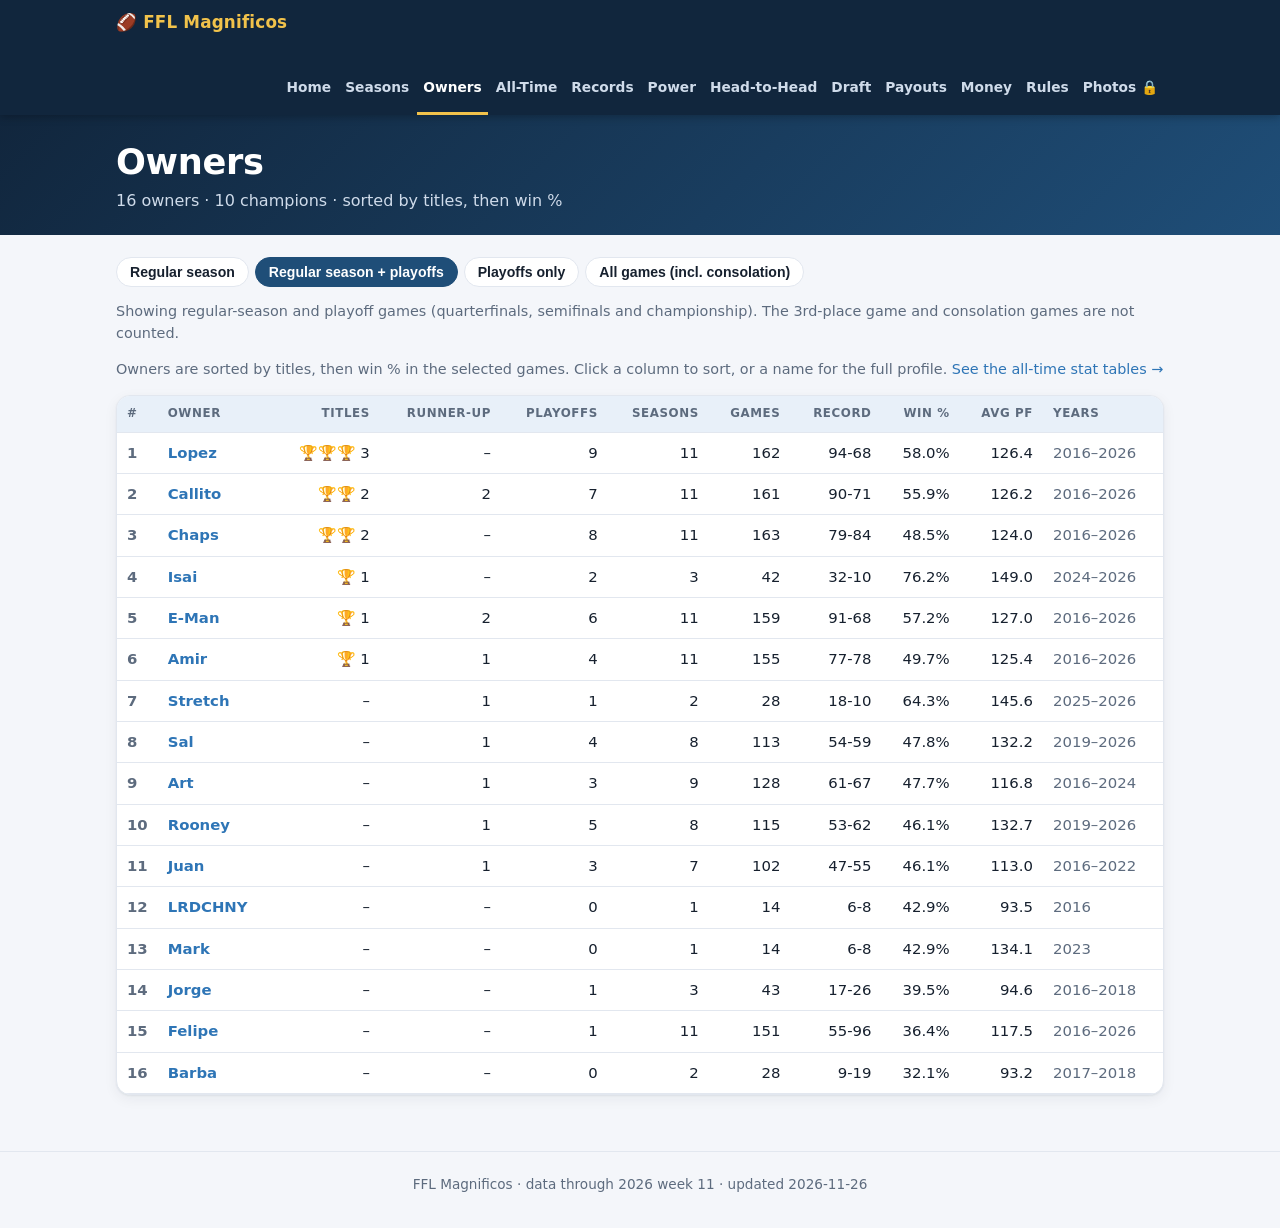
<file: owners.html>
<!doctype html>
<html lang="en">
<head>
<meta charset="utf-8">
<meta name="viewport" content="width=device-width, initial-scale=1">
<title>Owners</title>
<link rel="stylesheet" href="assets/site.css">
</head>
<body>
<main>
  <div class="wrap">
    <div class="pills" id="pills" role="group" aria-label="Which games count"></div>
    <p class="note" id="scopeNote"></p>
    <p class="note">Owners are sorted by titles, then win % in the selected games. Click a column to sort, or a name for the full profile. <a href="alltime.html">See the all-time stat tables &rarr;</a></p>
    <div class="card table-wrap"><table id="tbl"></table></div>
  </div>
</main>
<script src="assets/site.js"></script>
<script>
L.boot("owners.html", "Owners", async (meta) => {
  const { $, esc, getJSON, rec, pct, num, ownerLink } = L;
  const O = await getJSON("data/owners.json");
  let key = L.pickScope(O.scopes, O.defaultScope);
  function draw() {
    const sc = O.scopes.find((s) => s.key === key), owners = sc.owners;
    L.scopePills($("#pills"), O.scopes, key, (k) => { key = k; history.replaceState(null, "", "?scope=" + k); draw(); });
    $("#scopeNote").textContent = L.SCOPE_NOTES[key];
    $("#pageSub").textContent = owners.length + " owners · " + meta.champions.length + " champions · sorted by titles, then win %";
    $("#tbl").innerHTML = "<thead><tr><th data-sort>#</th><th class='l' data-sort>Owner</th><th data-sort>Titles</th><th data-sort>Runner-up</th><th data-sort>Playoffs</th>" +
      "<th data-sort>Seasons</th><th data-sort>Games</th><th data-sort>Record</th><th data-sort>Win %</th><th data-sort>Avg PF</th><th class='l'>Years</th></tr></thead><tbody>" +
      owners.map((o, i) => "<tr><td class='rank' data-v='" + (i + 1) + "'>" + (i + 1) + "</td><td class='l'><b>" + ownerLink(o.slug, o.nick, key) + "</b></td>" +
        "<td data-v='" + o.titles + "'>" + (o.titles ? "🏆".repeat(Math.min(o.titles, 4)) + (o.titles > 4 ? "+" : "") + " " + o.titles : "–") + "</td>" +
        "<td>" + (o.runnerUps || "–") + "</td><td>" + o.playoffApps + "</td><td>" + o.seasons + "</td><td>" + o.games + "</td>" +
        "<td data-v='" + o.w + "'>" + rec(o.w, o.l, o.t) + "</td><td data-v='" + (o.pct || 0) + "'>" + pct(o.pct) + "</td><td>" + num(o.avgPf) + "</td>" +
        "<td class='l muted'>" + (o.firstYear === o.lastYear ? o.firstYear : o.firstYear + "–" + o.lastYear) + "</td></tr>").join("") + "</tbody>";
    L.sortable($("#tbl"));
  }
  draw();
});
</script>
</body>
</html>
</file>
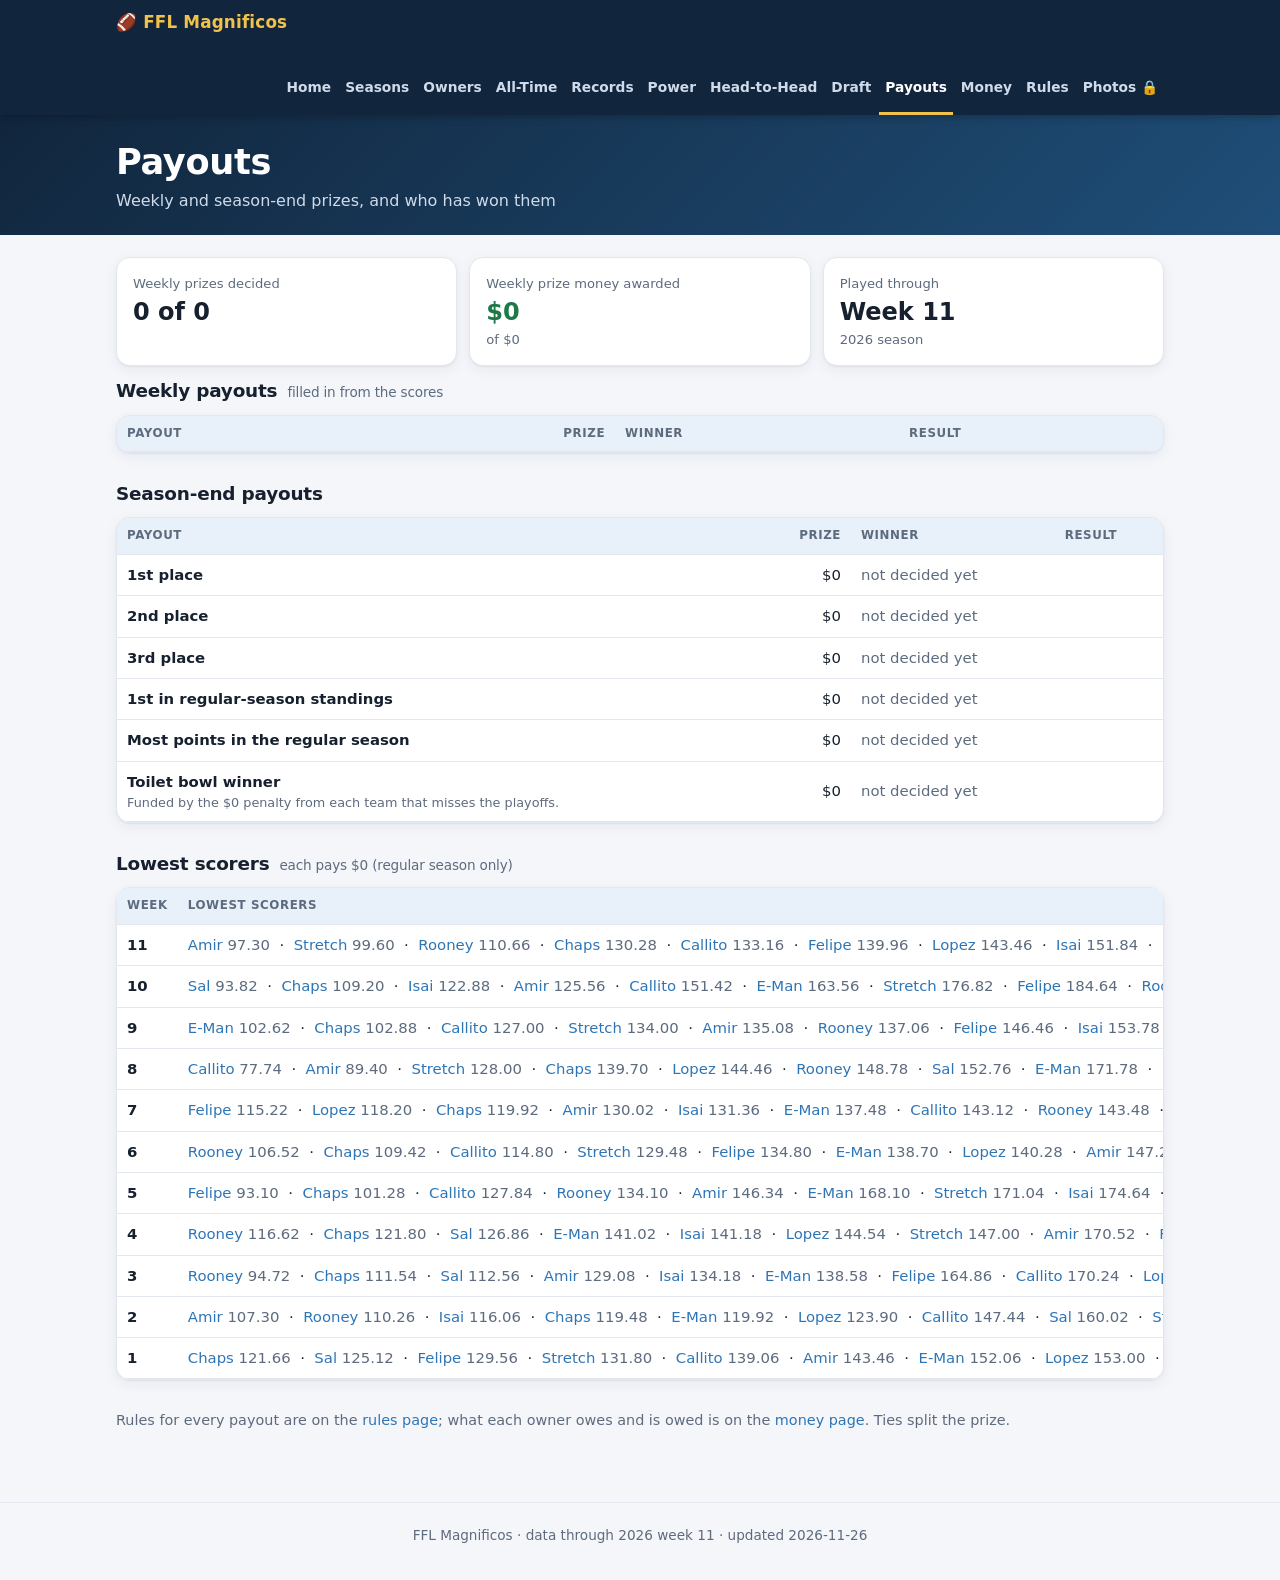
<file: payouts.html>
<!doctype html>
<html lang="en">
<head>
<meta charset="utf-8">
<meta name="viewport" content="width=device-width, initial-scale=1">
<title>Payouts</title>
<link rel="stylesheet" href="assets/site.css">
</head>
<body>
<main>
  <div class="wrap" id="body"><div class="loading">Loading&hellip;</div></div>
</main>
<script src="assets/site.js"></script>
<script>
L.boot("payouts.html", "Payouts", async (meta) => {
  const { $, $$, esc, getJSON, ownerLink } = L;
  const P = await getJSON("data/payouts.json");
  $("#pageSub").textContent = "Weekly and season-end prizes, and who has won them";
  if (!P.seasons.length) { $("#body").innerHTML = '<p class="note">No payouts to show yet.</p>'; return; }
  const q = new URLSearchParams(location.search).get("y");
  let cur = P.seasons.find((s) => String(s.year) === q) || P.seasons[0];
  const usd = (n) => "$" + (Math.round(n * 100) / 100).toLocaleString(undefined, { maximumFractionDigits: 2 });
  const winners = (it) => it.winners.length
    ? it.winners.map((w) => "<b>" + ownerLink(w.slug, w.nick) + "</b>").join(" &amp; ") + (it.winners.length > 1 ? ' <span class="muted">(split)</span>' : "")
    : '<span class="muted">' + (it.status === "open" ? "in progress" : "not decided yet") + "</span>";
  const detail = (it) => it.winners.length ? it.winners.map((w) => esc(w.txt)).join("<br>") : esc(it.note || "");
  const itemRows = (list) => list.map((it) => "<tr><td class='l' style='white-space:normal;min-width:240px;max-width:430px'><b>" + esc(it.label) + "</b>" + (it.rule ? "<div class='muted' style='font-size:.8rem;font-weight:400'>" + esc(it.rule) + "</div>" : "") +
    "</td><td>" + usd(it.amount) + "</td><td class='l'>" + winners(it) + "</td><td class='l muted' style='white-space:normal'>" + detail(it) + "</td></tr>").join("");
  const head = "<thead><tr><th class='l'>Payout</th><th>Prize</th><th class='l'>Winner</th><th class='l'>Result</th></tr></thead>";

  function draw() {
    const decided = cur.schedule.filter((s) => s.winners.length);
    const paid = decided.reduce((a, s) => a + s.amount, 0);
    const pills = P.seasons.length > 1 ? '<div class="pills" id="pills">' + P.seasons.map((s) => '<button class="pill' + (s === cur ? " on" : "") + '" data-y="' + s.year + '">' + s.year + "</button>").join("") + "</div>" : "";
    const cards = '<div class="grid g3" style="margin-bottom:14px">' +
      '<div class="card pad"><div class="muted" style="font-size:.82rem">Weekly prizes decided</div><div style="font-size:1.5rem;font-weight:800">' + decided.length + " of " + cur.schedule.length + '</div></div>' +
      '<div class="card pad"><div class="muted" style="font-size:.82rem">Weekly prize money awarded</div><div style="font-size:1.5rem;font-weight:800;color:var(--win)">' + usd(paid) + '</div><div class="muted" style="font-size:.82rem">of ' + usd(cur.weeklyTotal) + '</div></div>' +
      '<div class="card pad"><div class="muted" style="font-size:.82rem">Played through</div><div style="font-size:1.5rem;font-weight:800">Week ' + cur.weeksPlayed + '</div><div class="muted" style="font-size:.82rem">' + cur.year + (cur.complete ? " (complete)" : " season") + "</div></div></div>";
    const board = cur.board.length ? '<section><h2 class="sec-title">Prize money won, ' + cur.year + '</h2><div class="card table-wrap"><table><thead><tr><th>#</th><th class="l">Owner</th><th>Won so far</th></tr></thead><tbody>' +
      cur.board.map((b, i) => "<tr><td class='rank'>" + (i + 1) + "</td><td class='l'><b>" + ownerLink(b.slug, b.nick) + "</b></td><td><b>" + usd(b.won) + "</b></td></tr>").join("") + "</tbody></table></div></section>" : "";
    const low = cur.lowest.length ? '<section><h2 class="sec-title">Lowest scorers <small>each pays ' + usd(cur.lowest[0].amount) + " (regular season only)</small></h2><div class='card table-wrap'><table><thead><tr><th>Week</th><th class='l'>Lowest scorers</th></tr></thead><tbody>" +
      cur.lowest.map((l) => "<tr><td><b>" + l.week + "</b></td><td class='l'>" + l.owners.map((o) => ownerLink(o.slug, o.nick) + ' <span class="muted">' + L.num(o.pf, 2) + "</span>").join(" &nbsp;·&nbsp; ") + "</td></tr>").join("") + "</tbody></table></div></section>" : "";
    const pen = cur.penalties.length ? '<section><h2 class="sec-title">Other penalties</h2><div class="card table-wrap"><table><thead><tr><th>Week</th><th class="l">Owner</th><th>Fee</th><th class="l">Reason</th></tr></thead><tbody>' +
      cur.penalties.map((p) => "<tr><td>" + (p.week || "–") + "</td><td class='l'>" + ownerLink(p.slug, p.nick) + "</td><td>" + usd(p.amount) + "</td><td class='l muted'>" + esc(p.note) + "</td></tr>").join("") + "</tbody></table></div></section>" : "";
    $("#body").innerHTML = pills + cards +
      '<section><h2 class="sec-title">Weekly payouts <small>filled in from the scores</small></h2><div class="card table-wrap"><table>' + head + "<tbody>" + itemRows(cur.schedule) + "</tbody></table></div></section>" +
      '<section><h2 class="sec-title">Season-end payouts</h2><div class="card table-wrap"><table>' + head + "<tbody>" + itemRows(cur.seasonEnd) + "</tbody></table></div>" +
      (cur.feeNote ? '<p class="note">' + esc(cur.feeNote) + "</p>" : "") + "</section>" + board + low + pen +
      '<p class="note">Rules for every payout are on the <a href="rules.html">rules page</a>; what each owner owes and is owed is on the <a href="money.html?y=' + cur.year + '">money page</a>. Ties split the prize.</p>';
    $$("#pills .pill").forEach((b) => b.addEventListener("click", () => { cur = P.seasons.find((s) => String(s.year) === b.dataset.y); history.replaceState(null, "", "?y=" + cur.year); draw(); }));
  }
  draw();
});
</script>
</body>
</html>
</file>
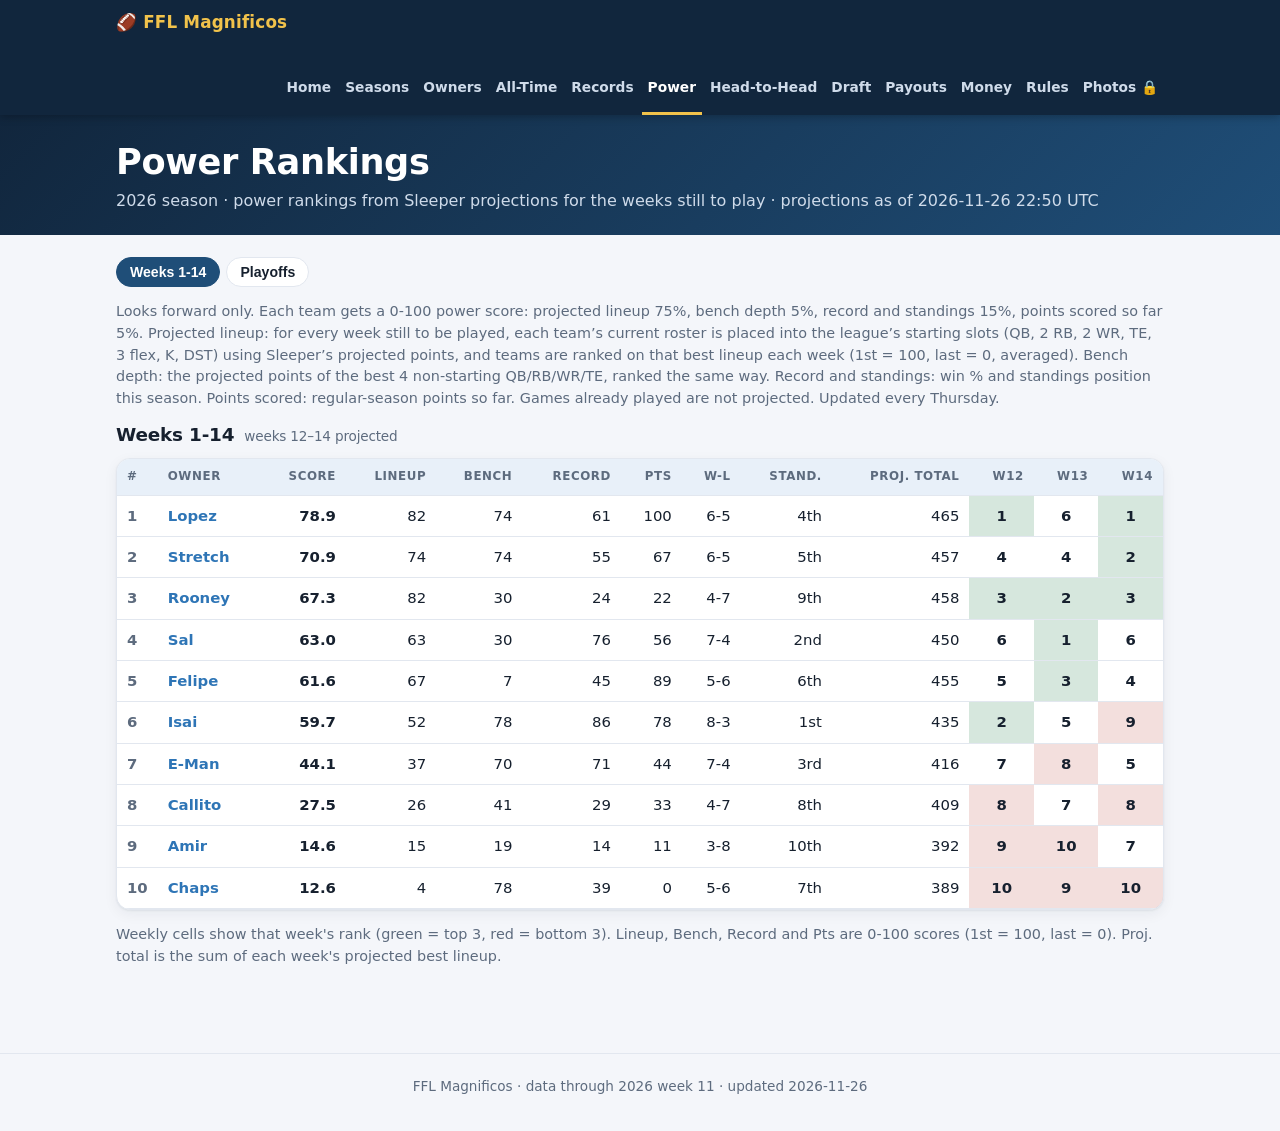
<file: power.html>
<!doctype html>
<html lang="en">
<head>
<meta charset="utf-8">
<meta name="viewport" content="width=device-width, initial-scale=1">
<title>Power Rankings</title>
<link rel="stylesheet" href="assets/site.css">
<style>
  .pr td.w { text-align: center; min-width: 34px; font-weight: 700; }
  .pr td.w.top { background: rgba(29,122,70,.18); }
  .pr td.w.bot { background: rgba(179,55,47,.16); }
</style>
</head>
<body>
<main>
  <div class="wrap">
    <div class="pills" id="pills" role="group" aria-label="Which weeks"></div>
    <p class="note" id="how"></p>
    <section id="board"></section>
  </div>
</main>
<script src="assets/site.js"></script>
<script>
L.boot("power.html", "Power Rankings", async (meta) => {
  const { $, $$, esc, getJSON, num, ownerLink } = L;
  const P = await getJSON("data/power.json");
  $("#pageSub").textContent = P.year + " season · power rankings from Sleeper projections for the weeks still to play" + (P.asOf ? " · projections as of " + P.asOf : "");
  let key = L.pickScope(P.blocks, P.blocks[0].key);
  const noteFor = (B) => {
    const W = B.weights || {};
    const parts = [["lineup", "projected lineup"], ["bench", "bench depth"], ["record", "record and standings"], ["points", "points scored so far"]].filter(([k]) => W[k] > 0);
    const head = parts.length === 1 ? "The power score is 100% projected lineup. "
      : "Each team gets a 0-100 power score: " + parts.map(([k, n]) => n + " " + W[k] + "%").join(", ") + ". ";
    return "Looks forward only. " + head +
      "Projected lineup: for every week still to be played, each team\u2019s current roster is placed into the league\u2019s starting slots (QB, 2 RB, 2 WR, TE, 3 flex, K, DST) using Sleeper\u2019s projected points, and teams are ranked on that best lineup each week (1st = 100, last = 0, averaged). " +
      (W.bench > 0 ? "Bench depth: the projected points of the best 4 non-starting QB/RB/WR/TE, ranked the same way. " : "") +
      (W.record > 0 ? "Record and standings: win % and standings position this season. " : "") +
      (W.points > 0 ? "Points scored: regular-season points so far. " : "") +
      "Games already played are not projected. Updated every Thursday.";
  };

  function drawBoard() {
    const B = P.blocks.find((b) => b.key === key);
    L.scopePills($("#pills"), P.blocks, key, (k) => { key = k; history.replaceState(null, "", "?scope=" + k); drawBoard(); });
    $("#how").textContent = noteFor(B);
    const W = B.weights || {};
    const parts = [W.lineup, W.bench, W.record, W.points].filter((v) => v > 0).length;
    if (!B.weeksPlayed.length) {
      $("#board").innerHTML = '<div class="card" style="padding:16px"><b>' + esc(B.label) + '</b><p class="note" style="margin:6px 0 0">No projections loaded for these weeks. This table fills in when the weekly projections are pulled.</p></div>';
      return;
    }
    const n = B.teams.length;
    const wkHead = B.weeksPlayed.map((w) => "<th>W" + w + "</th>").join("");
    const rows = B.teams.map((t) => "<tr><td class='rank' data-v='" + t.rank + "'>" + t.rank + "</td><td class='l'><b>" + ownerLink(t.slug, t.nick) + "</b></td>" +
      "<td data-v='" + t.score + "'><b>" + num(t.score) + "</b></td>" +
      (W.lineup > 0 && parts > 1 ? "<td data-v='" + t.lineupScore + "'>" + num(t.lineupScore, 0) + "</td>" : "") + (W.bench > 0 ? "<td data-v='" + t.benchScore + "'>" + num(t.benchScore, 0) + "</td>" : "") +
      (W.record > 0 ? "<td data-v='" + t.recordScore + "'>" + num(t.recordScore, 0) + "</td>" : "") + (W.points > 0 ? "<td data-v='" + t.pointsScore + "'>" + num(t.pointsScore, 0) + "</td>" : "") +
      (W.record > 0 ? "<td data-v='" + t.wins + "'>" + L.rec(t.wins, t.losses, t.ties) + "</td><td data-v='" + (t.standing || 99) + "'>" + (t.standing ? L.ordinal(t.standing) : "–") + "</td>" : "") + "<td data-v='" + t.proj + "'>" + num(t.proj, 0) + "</td>" +
      B.weeksPlayed.map((w) => { const r = t.ranks[String(w)]; return "<td class='w" + (r <= 3 ? " top" : r > n - 3 ? " bot" : "") + "'>" + (r == null ? "–" : r) + "</td>"; }).join("") + "</tr>").join("");
    $("#board").innerHTML = '<h2 class="sec-title">' + esc(B.label) + " <small>weeks " + B.weeksPlayed[0] + (B.weeksPlayed.length > 1 ? "–" + B.weeksPlayed[B.weeksPlayed.length - 1] : "") + " projected</small></h2>" +
      '<div class="card table-wrap"><table class="pr" id="prt"><thead><tr><th data-sort>#</th><th class="l" data-sort>Owner</th><th data-sort>Score</th>' + (W.lineup > 0 && parts > 1 ? '<th data-sort title="Projected best lineup (0-100)">Lineup</th>' : "") + (W.bench > 0 ? '<th data-sort title="Bench depth (0-100)">Bench</th>' : "") + (W.record > 0 ? '<th data-sort title="Record and standings (0-100)">Record</th>' : "") + (W.points > 0 ? '<th data-sort title="Points scored so far (0-100)">Pts</th>' : "") + (W.record > 0 ? "<th data-sort>W-L</th><th data-sort>Stand.</th>" : "") + '<th data-sort>Proj. total</th>' + wkHead + "</tr></thead><tbody>" + rows + "</tbody></table></div>" +
      '<p class="note">Weekly cells show that week\'s rank (green = top 3, red = bottom 3). ' + (parts > 1 ? 'Lineup, Bench, Record and Pts are 0-100 scores (1st = 100, last = 0). ' : '') + 'Proj. total is the sum of each week\'s projected best lineup.</p>';
    L.sortable($("#prt"));
  }

  drawBoard();
});
</script>
</body>
</html>
</file>
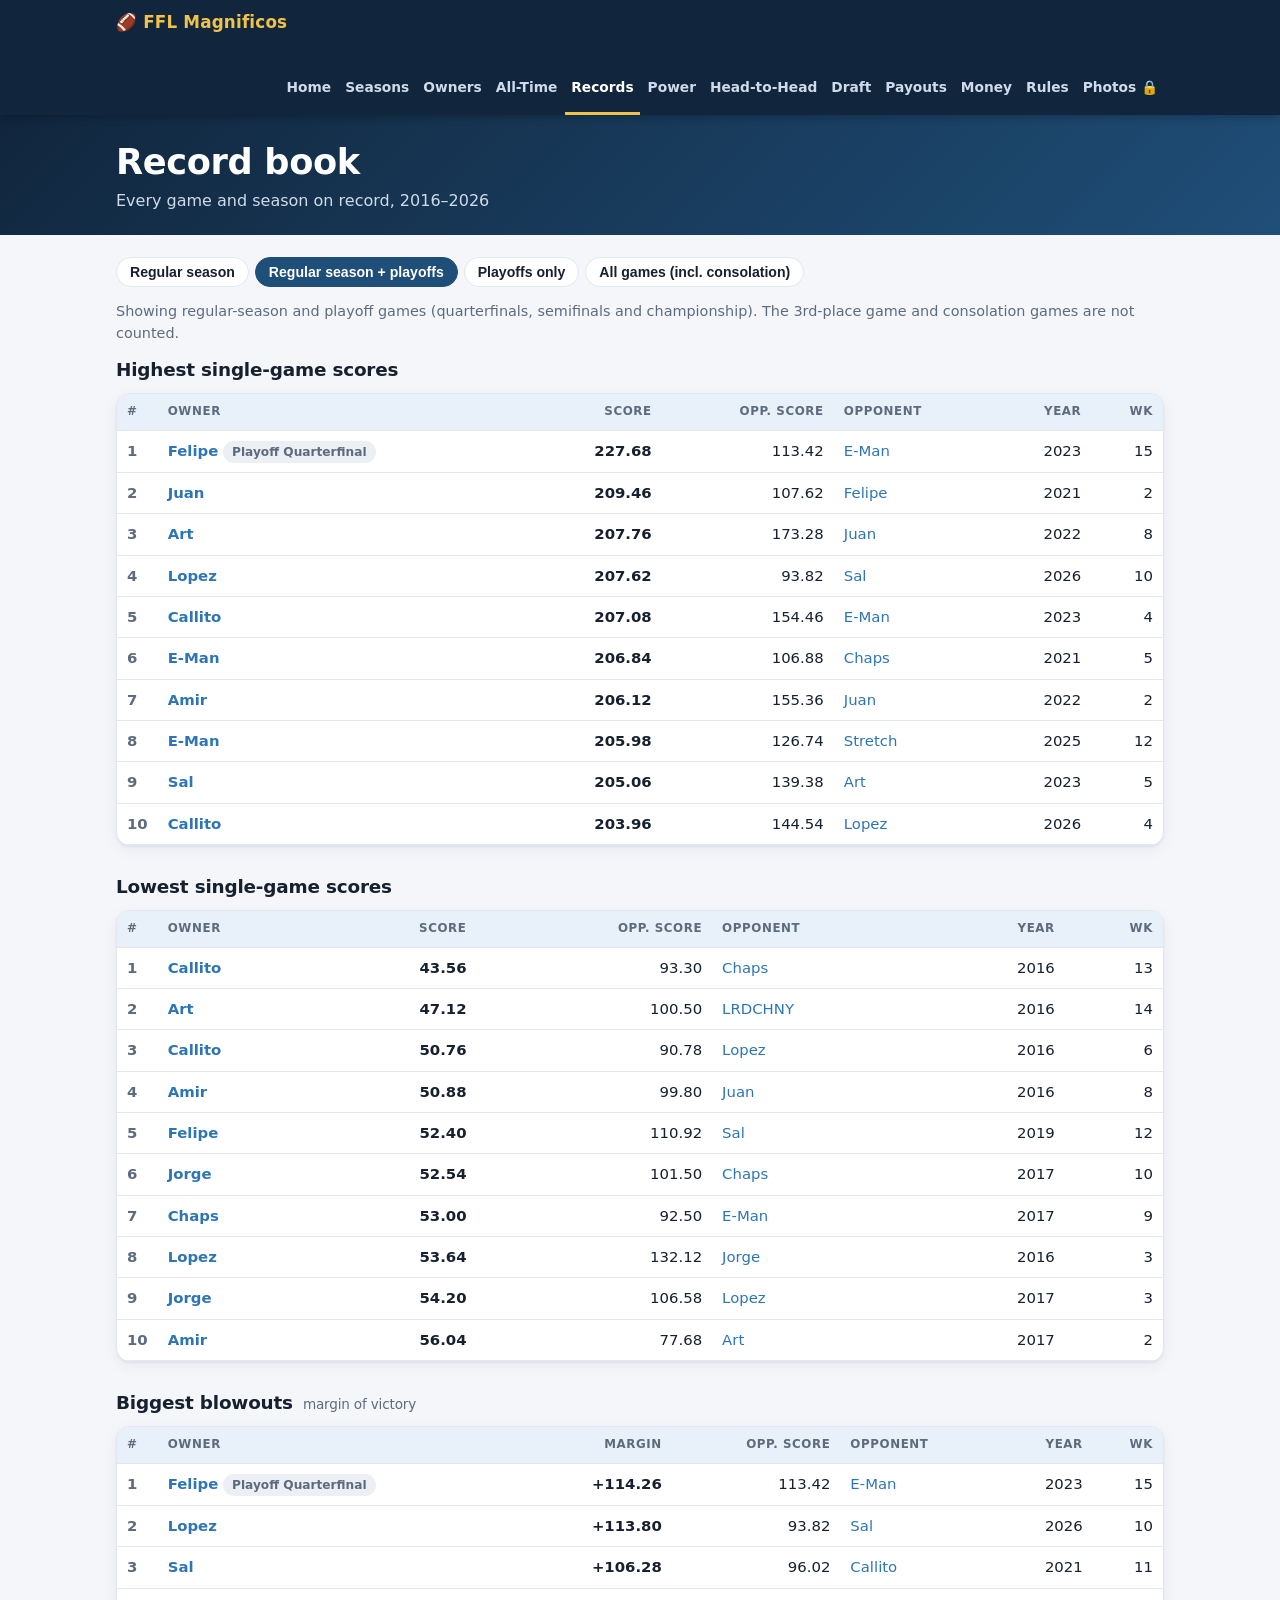
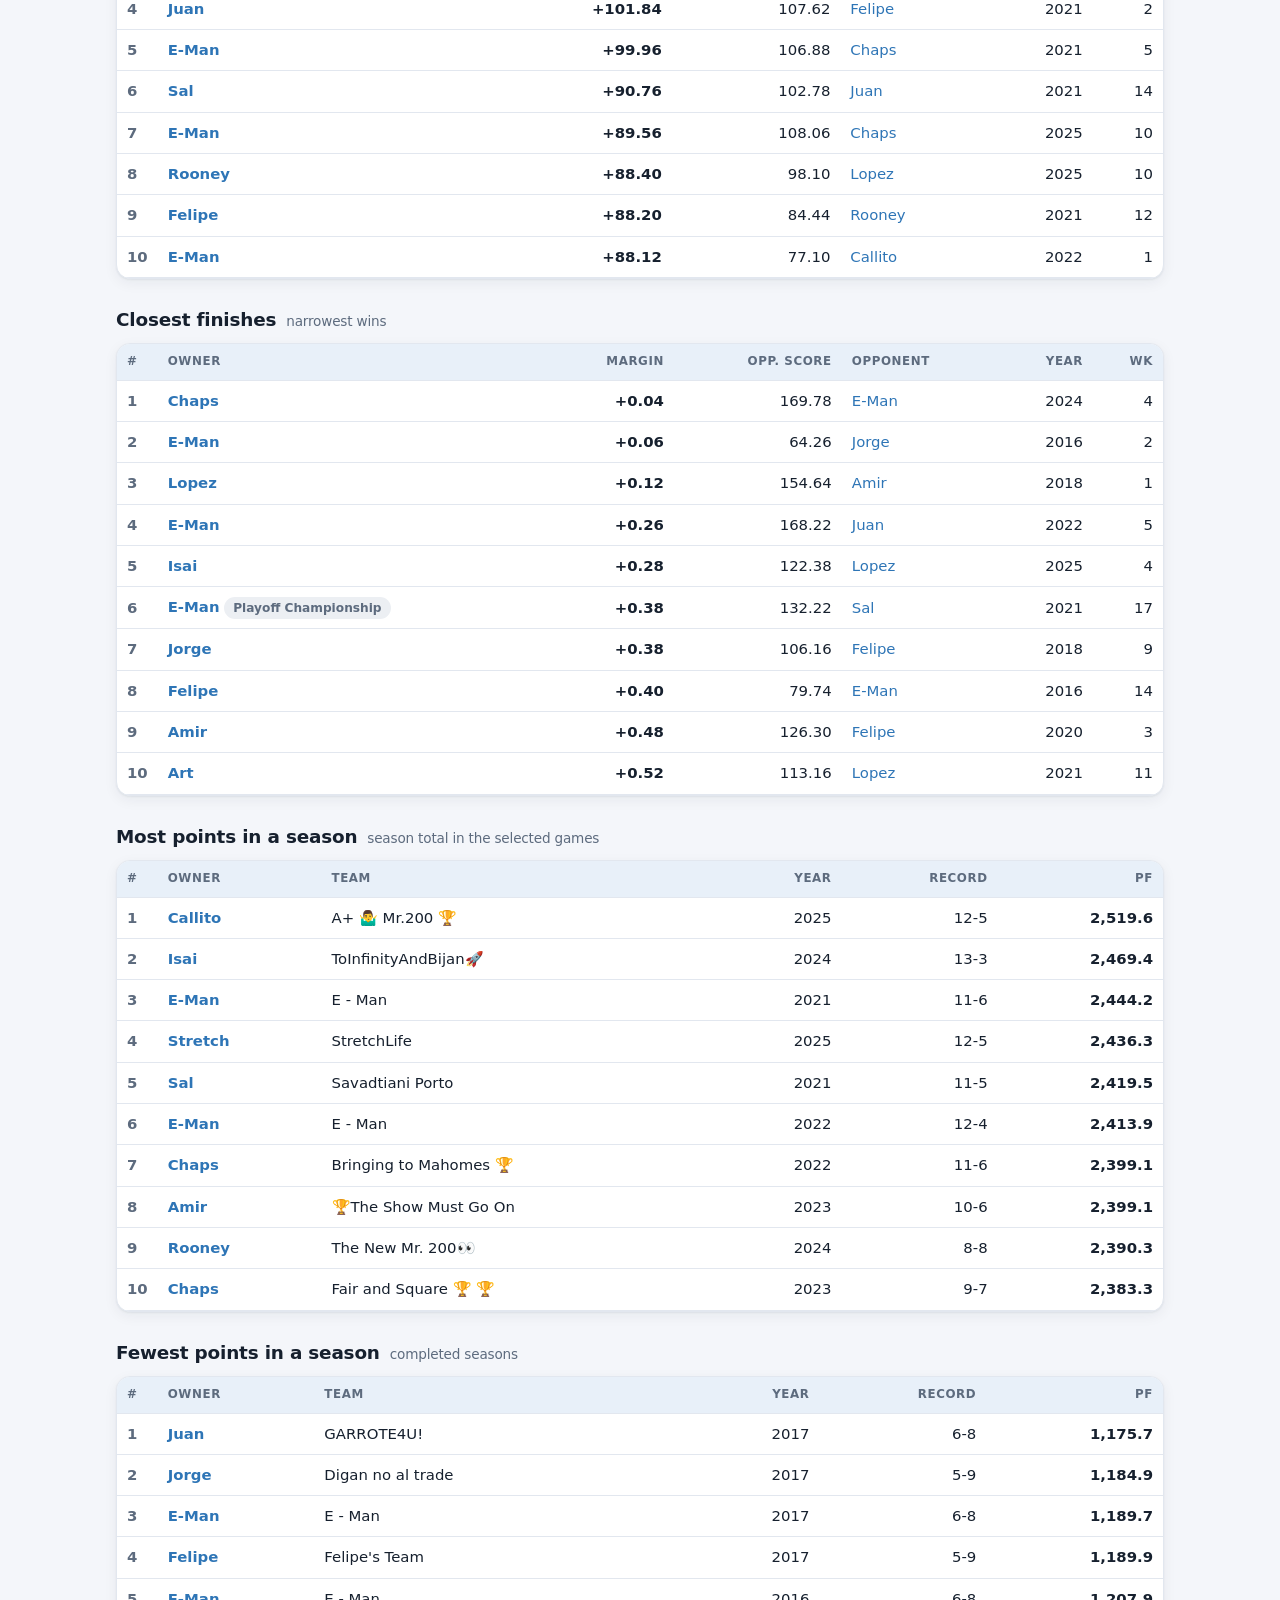
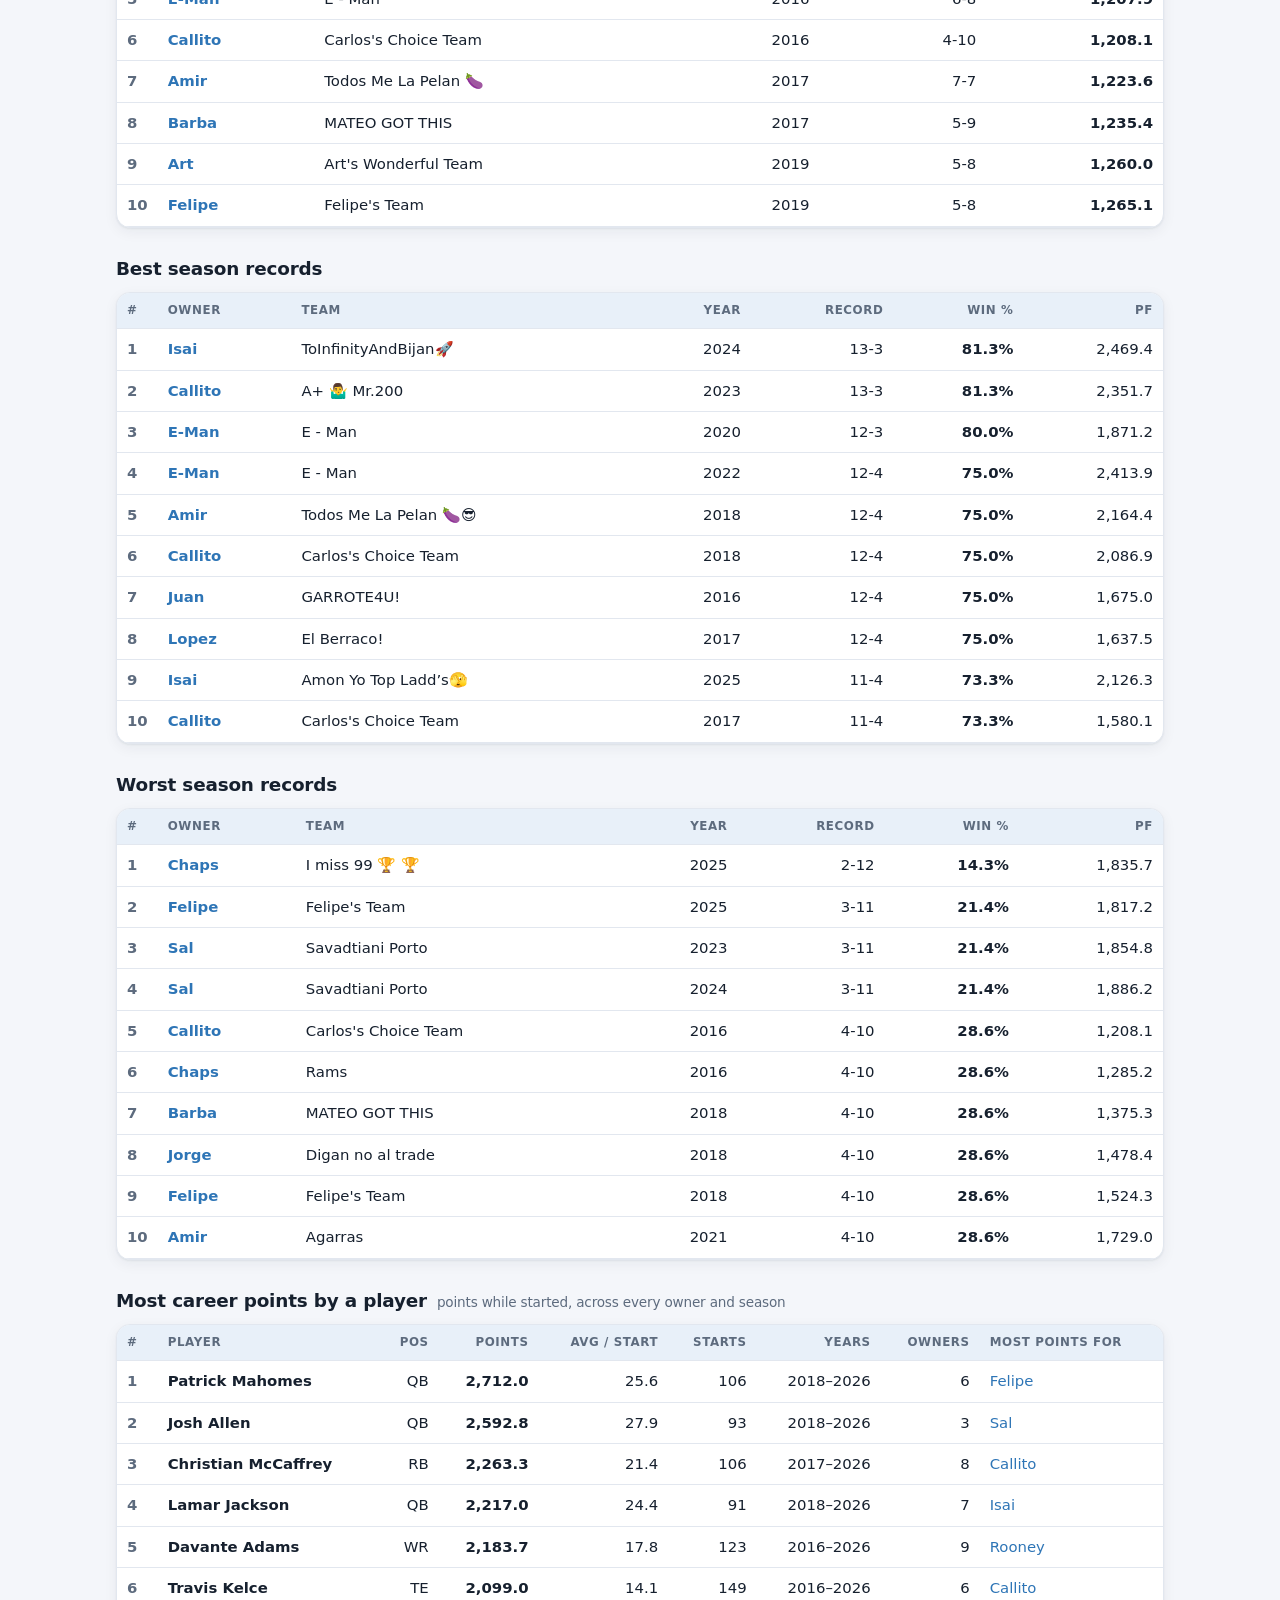
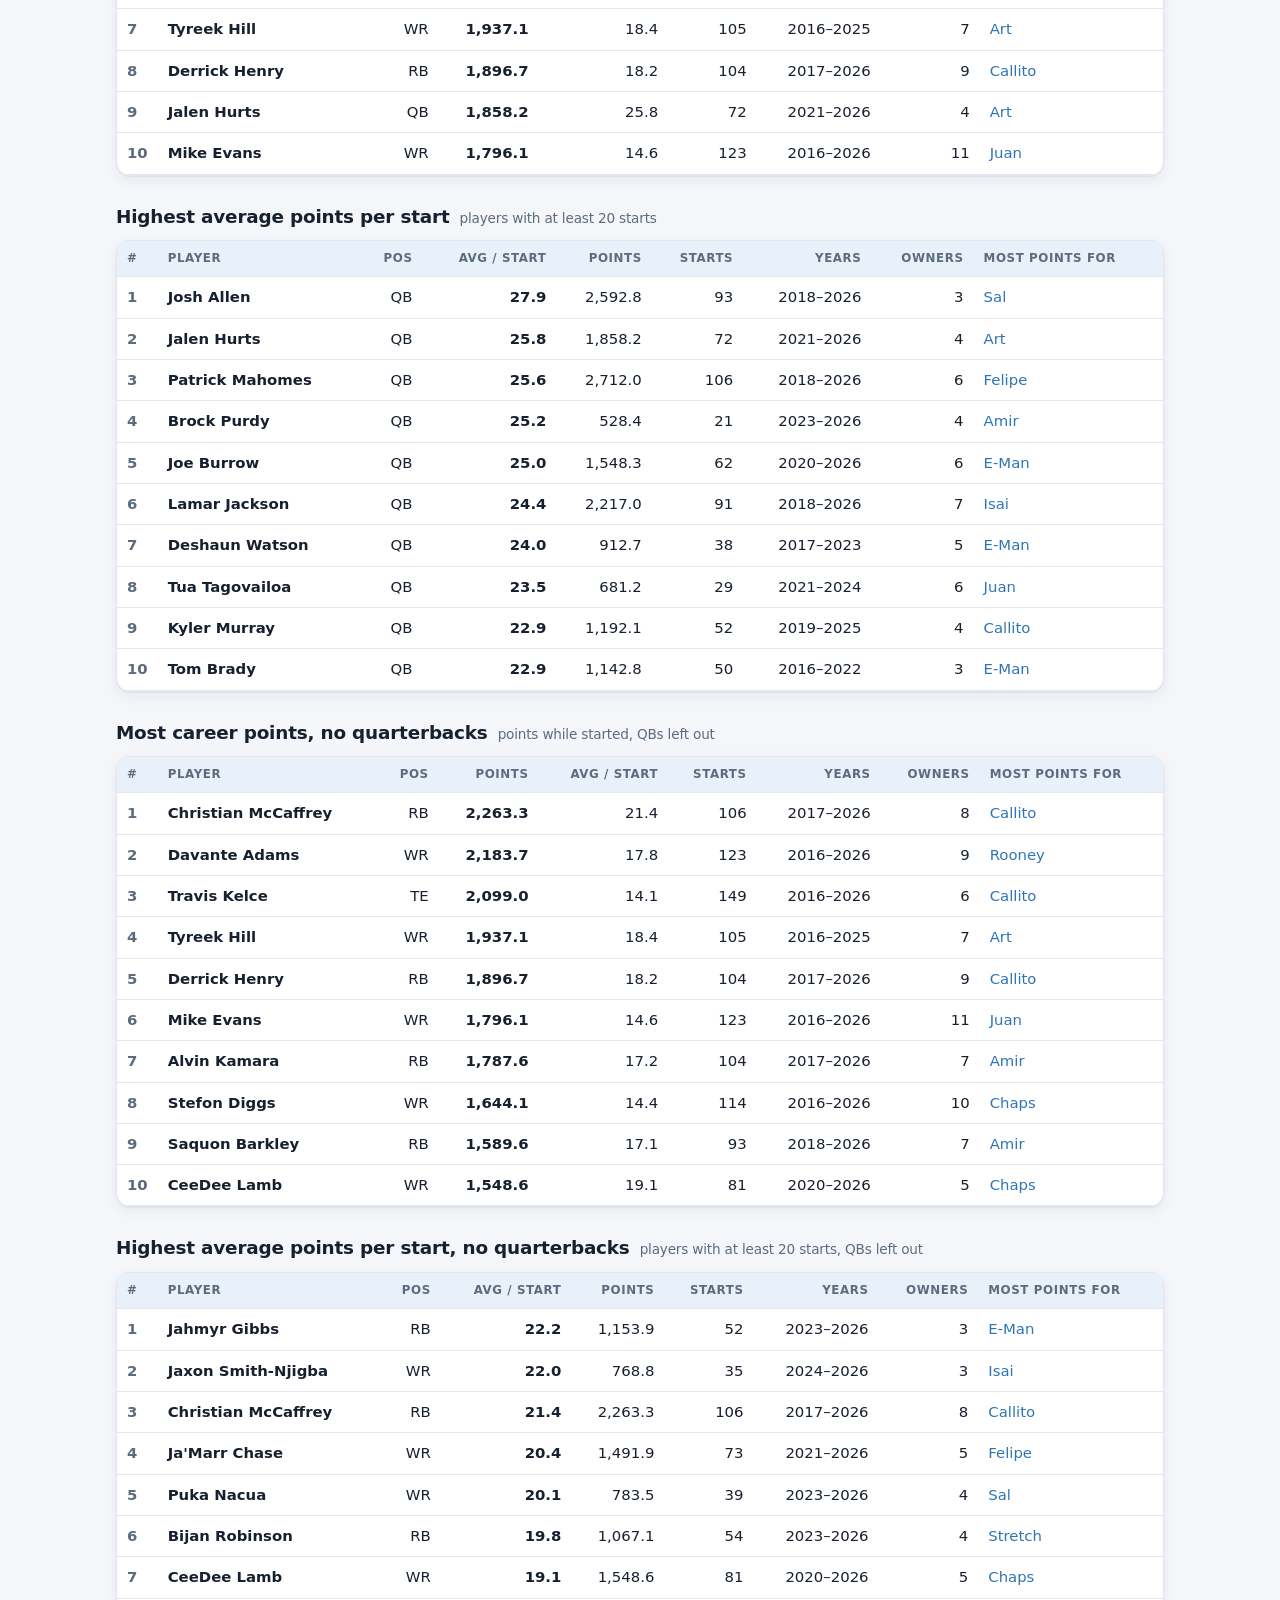
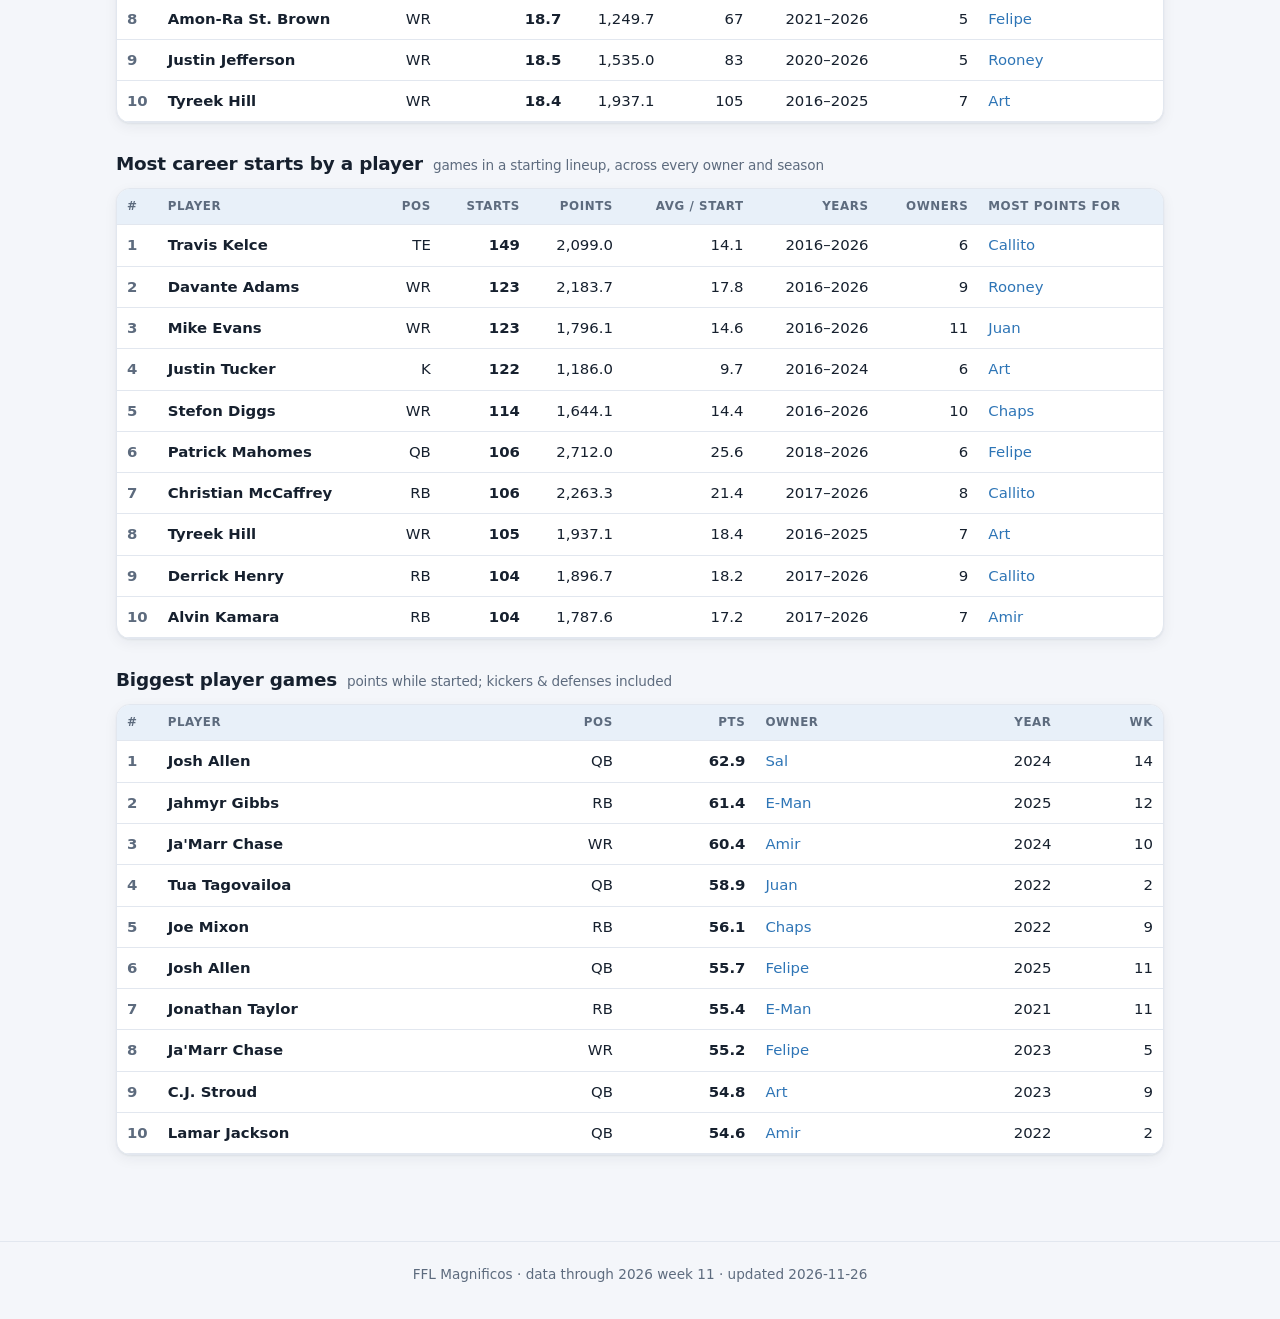
<file: records.html>
<!doctype html>
<html lang="en">
<head>
<meta charset="utf-8">
<meta name="viewport" content="width=device-width, initial-scale=1">
<title>Record book</title>
<link rel="stylesheet" href="assets/site.css">
</head>
<body>
<main>
  <div class="wrap">
    <div class="pills" id="pills" role="group" aria-label="Which games count"></div>
    <p class="note" id="scopeNote"></p>
    <div id="body"><div class="loading">Loading&hellip;</div></div>
  </div>
</main>
<script src="assets/site.js"></script>
<script>
L.boot("records.html", "Record book", async (meta) => {
  const { $, $$, esc, getJSON, rec, pct, num, ownerLink } = L;
  const RR = await getJSON("data/records.json");
  $("#pageSub").textContent = "Every game and season on record, " + meta.firstYear + "–" + meta.currentSeason;
  const NOTES = {
    reg: "Showing regular-season games only. Season tables use regular-season records.",
    regpo: "Showing regular-season and playoff games (quarterfinals, semifinals and championship). The 3rd-place game and consolation games are not counted.",
    po: "Showing playoff games only (quarterfinals, semifinals and championship; the 3rd-place game is not counted). Season tables cover playoff games only, and the bar for player averages is lower (5 starts).",
    all: "Showing every game, including consolation-bracket games."
  };
  const q = new URLSearchParams(location.search).get("scope");
  let scope = RR.scopes.find((s) => s.key === q) || RR.scopes.find((s) => s.key === RR.defaultScope) || RR.scopes[0];

  const typ = (t) => t === "Regular" ? "" : ' <span class="badge">' + esc(t.replace("Playoff - ", "Playoff ")) + "</span>";
  const gameTable = (list, scoreLabel, valFn) => '<div class="card table-wrap"><table><thead><tr><th>#</th><th class="l">Owner</th><th>' + scoreLabel + '</th><th>Opp. score</th><th class="l">Opponent</th><th>Year</th><th>Wk</th></tr></thead><tbody>' +
    list.map((g, i) => "<tr><td class='rank'>" + (i + 1) + "</td><td class='l'><b>" + ownerLink(g.slug, g.owner) + "</b>" + typ(g.type) + "</td><td><b>" + valFn(g) + "</b></td><td>" + num(g.oppScore, 2) +
      "</td><td class='l'>" + ownerLink(g.oppSlug, g.opp) + "</td><td>" + g.year + "</td><td>" + g.week + "</td></tr>").join("") + "</tbody></table></div>";
  const seasonTable = (list, extra) => '<div class="card table-wrap"><table><thead><tr><th>#</th><th class="l">Owner</th><th class="l">Team</th><th>Year</th><th>Record</th>' + extra.h + '</tr></thead><tbody>' +
    list.map((g, i) => "<tr><td class='rank'>" + (i + 1) + "</td><td class='l'><b>" + ownerLink(g.slug, g.owner) + "</b></td><td class='l'>" + esc(g.team) + "</td><td>" + g.year + "</td><td>" + rec(g.w, g.l, g.t) + "</td>" + extra.c(g) + "</tr>").join("") + "</tbody></table></div>";
  const ptable = (list, key) => {
    const cols = { pts: ["Points", (g) => num(g.pts)], avg: ["Avg / start", (g) => num(g.avg)], starts: ["Starts", (g) => g.starts] };
    const rest = ["pts", "avg", "starts"].filter((k) => k !== key);
    const head = [key].concat(rest).map((k) => "<th>" + cols[k][0] + "</th>").join("");
    return '<div class="card table-wrap"><table><thead><tr><th>#</th><th class="l">Player</th><th>Pos</th>' + head + '<th>Years</th><th>Owners</th><th class="l">Most points for</th></tr></thead><tbody>' +
      (list || []).map((g, i) => "<tr><td class='rank'>" + (i + 1) + "</td><td class='l'><b>" + esc(g.name) + "</b></td><td>" + esc(g.pos) + "</td>" +
        [key].concat(rest).map((k, j) => "<td>" + (j === 0 ? "<b>" + cols[k][1](g) + "</b>" : cols[k][1](g)) + "</td>").join("") +
        "<td>" + (g.years[0] === g.years[1] ? g.years[0] : g.years[0] + "\u2013" + g.years[1]) + "</td><td>" + g.owners + "</td><td class='l'>" + ownerLink(g.topSlug, g.topOwner) + "</td></tr>").join("") + "</tbody></table></div>";
  };
  const sec = (t, sub, html) => '<section><h2 class="sec-title">' + t + (sub ? " <small>" + sub + "</small>" : "") + "</h2>" + html + "</section>";

  function draw() {
  const R = scope;
  $("#pills").innerHTML = RR.scopes.map((s) => '<button class="pill' + (s.key === scope.key ? " on" : "") + '" data-k="' + s.key + '">' + esc(s.label) + "</button>").join("");
  $$("#pills .pill").forEach((b) => b.addEventListener("click", () => {
    scope = RR.scopes.find((x) => x.key === b.dataset.k);
    history.replaceState(null, "", "?scope=" + scope.key);
    draw();
  }));
  $("#scopeNote").textContent = NOTES[scope.key] || "";
  $("#body").innerHTML =
    sec("Highest single-game scores", "", gameTable(R.highScores, "Score", (g) => num(g.score, 2))) +
    sec("Lowest single-game scores", "", gameTable(R.lowScores, "Score", (g) => num(g.score, 2))) +
    sec("Biggest blowouts", "margin of victory", gameTable(R.blowouts, "Margin", (g) => "+" + num(g.margin, 2))) +
    sec("Closest finishes", "narrowest wins", gameTable(R.closest, "Margin", (g) => "+" + num(g.margin, 2))) +
    sec("Most points in a season", "season total in the selected games", seasonTable(R.seasonPoints, { h: "<th>PF</th>", c: (g) => "<td><b>" + num(g.pf) + "</b></td>" })) +
    sec("Fewest points in a season", "completed seasons", seasonTable(R.seasonPointsLow, { h: "<th>PF</th>", c: (g) => "<td><b>" + num(g.pf) + "</b></td>" })) +
    sec("Best season records", "", seasonTable(R.bestRecords, { h: "<th>Win %</th><th>PF</th>", c: (g) => "<td><b>" + pct(g.pct) + "</b></td><td>" + num(g.pf) + "</td>" })) +
    sec("Worst season records", "", seasonTable(R.worstRecords, { h: "<th>Win %</th><th>PF</th>", c: (g) => "<td><b>" + pct(g.pct) + "</b></td><td>" + num(g.pf) + "</td>" })) +
    sec("Most career points by a player", "points while started, across every owner and season", ptable(R.playerTotals, "pts")) +
    sec("Highest average points per start", "players with at least " + R.minStarts + " starts", ptable(R.playerAvg, "avg")) +
    sec("Most career points, no quarterbacks", "points while started, QBs left out", ptable(R.playerTotalsNoQB, "pts")) +
    sec("Highest average points per start, no quarterbacks", "players with at least " + R.minStarts + " starts, QBs left out", ptable(R.playerAvgNoQB, "avg")) +
    sec("Most career starts by a player", "games in a starting lineup, across every owner and season", ptable(R.playerStarts, "starts")) +
    sec("Biggest player games", "points while started" + (R.excludesKickersDefenses ? "" : "; kickers &amp; defenses included"),
      '<div class="card table-wrap"><table><thead><tr><th>#</th><th class="l">Player</th><th>Pos</th><th>Pts</th><th class="l">Owner</th><th>Year</th><th>Wk</th></tr></thead><tbody>' +
      R.playerGames.map((g, i) => "<tr><td class='rank'>" + (i + 1) + "</td><td class='l'><b>" + esc(g.name) + "</b></td><td>" + esc(g.pos) + "</td><td><b>" + num(g.pts) + "</b></td><td class='l'>" + ownerLink(g.slug, g.owner) + "</td><td>" + g.year + "</td><td>" + g.week + "</td></tr>").join("") + "</tbody></table></div>");
  }
  draw();
});
</script>
</body>
</html>
</file>
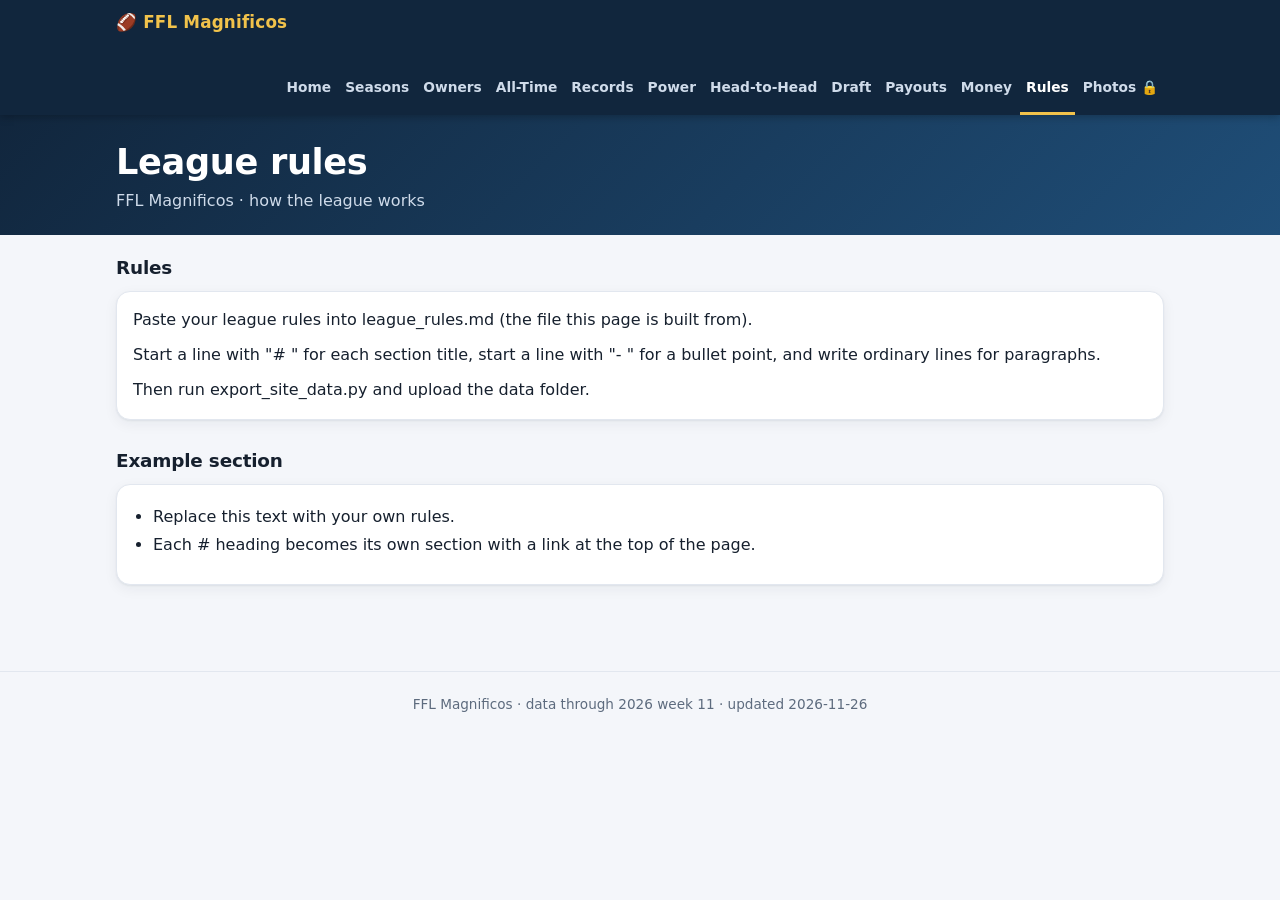
<file: rules.html>
<!doctype html>
<html lang="en">
<head>
<meta charset="utf-8">
<meta name="viewport" content="width=device-width, initial-scale=1">
<title>League rules</title>
<link rel="stylesheet" href="assets/site.css">
</head>
<body>
<main>
  <div class="wrap" id="body"><div class="loading">Loading&hellip;</div></div>
</main>
<script src="assets/site.js"></script>
<script>
L.boot("rules.html", "League rules", async (meta) => {
  const { $, esc, getJSON } = L;
  const R = await getJSON("data/rules.json");
  $("#pageSub").textContent = meta.leagueName + " · how the league works";
  const slugify = (t, i) => "s" + i + "-" + t.toLowerCase().replace(/[^a-z0-9]+/g, "-").replace(/^-|-$/g, "");
  const blocks = (bl) => bl.map((b) => b.t === "ul" ? "<ul class='rules-list'>" + b.items.map((i) => "<li>" + esc(i) + "</li>").join("") + "</ul>"
    : b.t === "h" ? "<h3 class='sub-title' style='margin-top:14px'>" + esc(b.text) + "</h3>" : "<p>" + esc(b.text) + "</p>").join("");
  const secs = R.sections.map((s, i) => ({ ...s, id: slugify(s.title || "rules", i) }));
  $("#body").innerHTML =
    (R.placeholder ? '<div class="callout">These are placeholder rules. Paste the real rules into <code>league_rules.md</code>, run <code>export_site_data.py</code> and upload the <code>data</code> folder.</div>' : "") +
    (secs.length > 2 ? '<div class="owner-nav" style="flex-wrap:wrap">' + secs.filter((s) => s.title).map((s) => '<a href="#' + s.id + '">' + esc(s.title) + "</a>").join("") + "</div>" : "") +
    secs.map((s) => '<section id="' + s.id + '">' + (s.title ? '<h2 class="sec-title">' + esc(s.title) + "</h2>" : "") +
      '<div class="card"><div class="pad rules">' + blocks(s.blocks) + "</div></div></section>").join("");
});
</script>
</body>
</html>
</file>
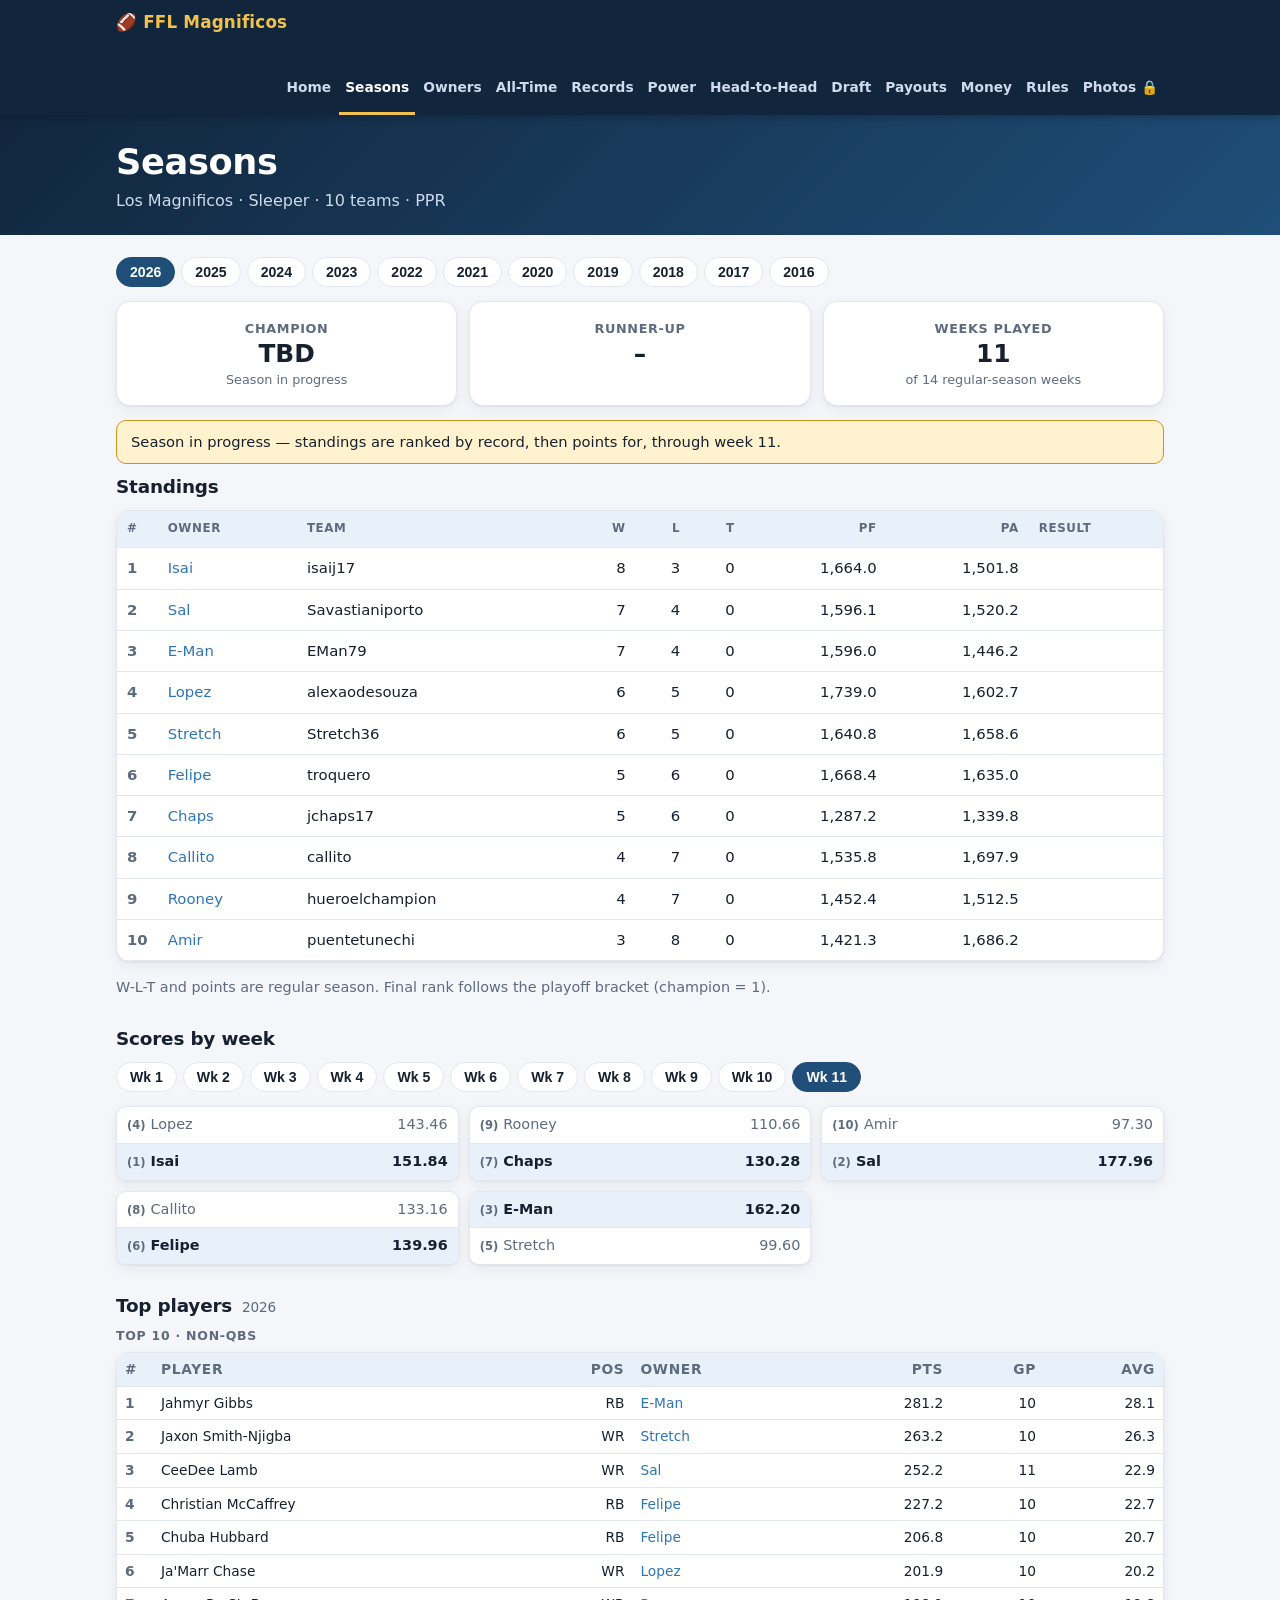
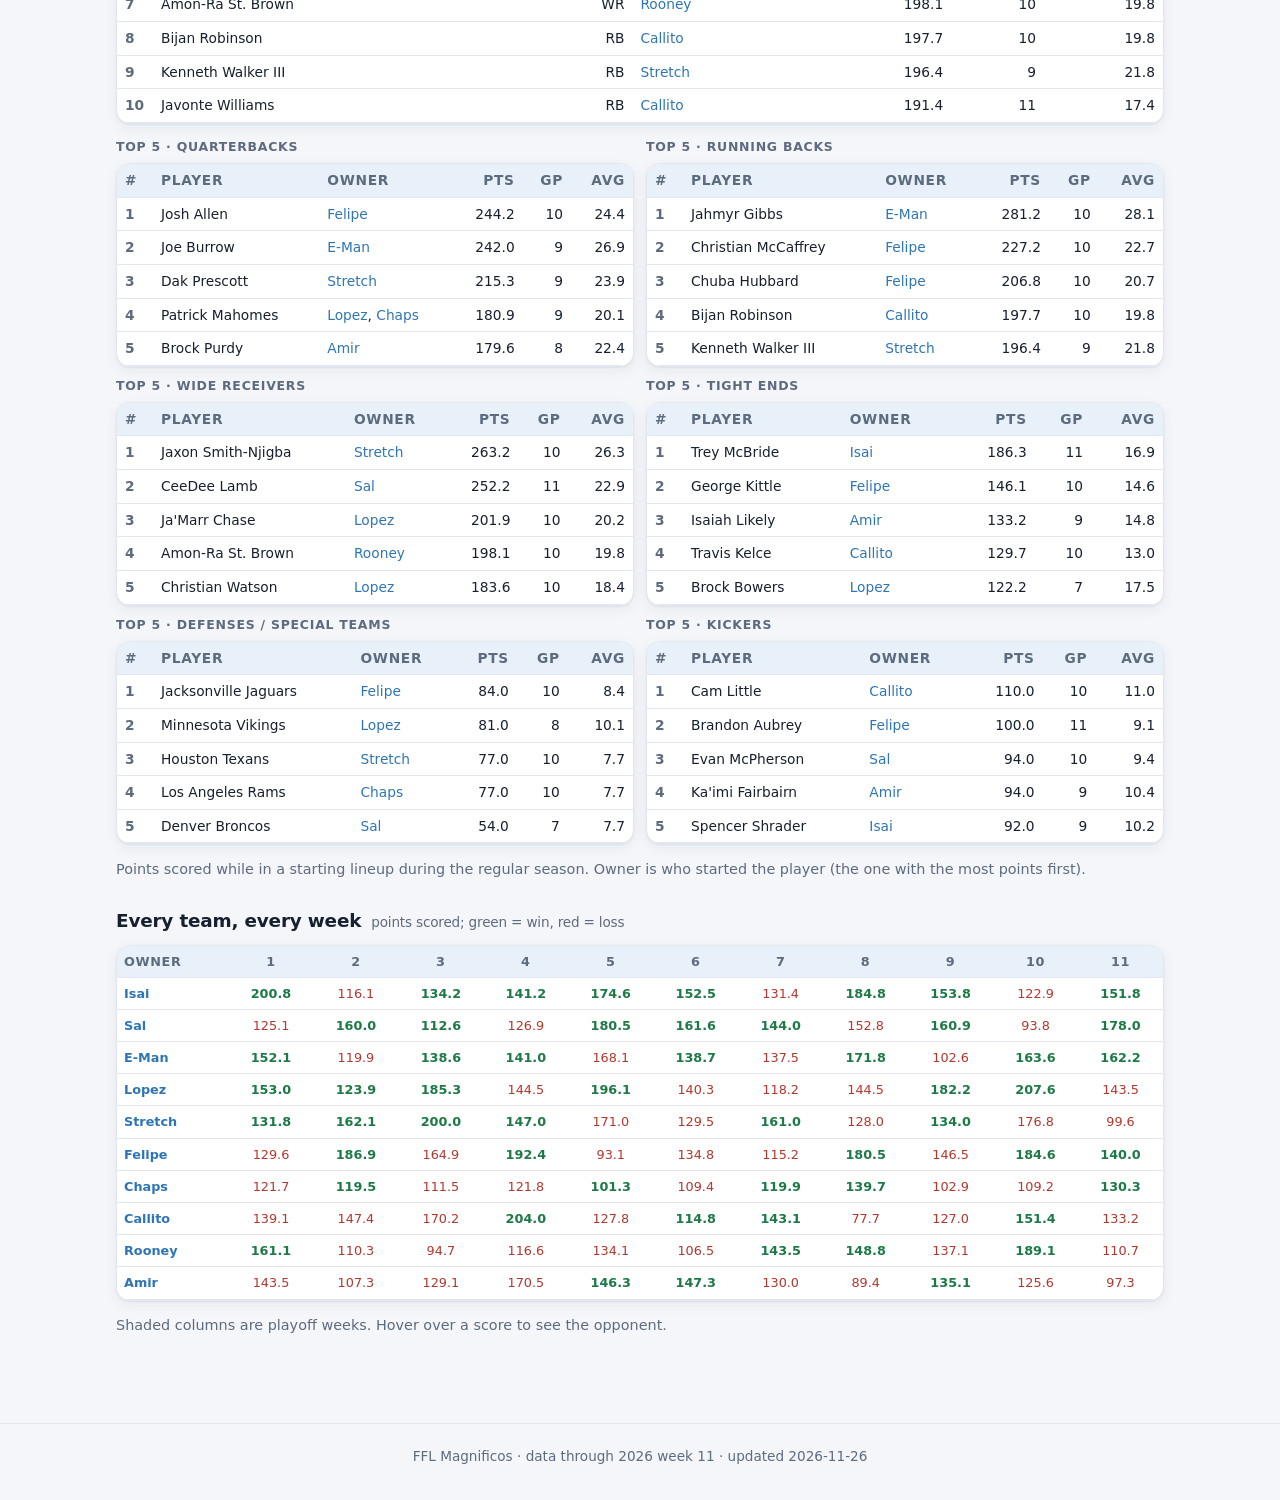
<file: seasons.html>
<!doctype html>
<html lang="en">
<head>
<meta charset="utf-8">
<meta name="viewport" content="width=device-width, initial-scale=1">
<title>Seasons</title>
<link rel="stylesheet" href="assets/site.css">
<style>
  .br { display: flex; gap: 18px; align-items: stretch; overflow-x: auto; padding: 4px 2px 10px; }
  .br-col { display: flex; flex-direction: column; min-width: 210px; flex: 1; }
  .br-games { display: flex; flex-direction: column; justify-content: space-around; gap: 14px; flex: 1; }
  .br-col h3 { margin: 0 0 8px; font-size: .78rem; text-transform: uppercase; letter-spacing: .06em; color: var(--muted); font-weight: 700; }
  .gm { background: var(--card); border: 1px solid var(--line); border-radius: 10px; box-shadow: var(--shadow); overflow: hidden; }
  .gm .tm { display: flex; justify-content: space-between; gap: 10px; padding: 7px 10px; font-size: .9rem; align-items: baseline; }
  .gm .tm + .tm { border-top: 1px solid var(--line); }
  .gm .tm.w { font-weight: 800; background: var(--accent-soft); }
  .gm .tm.l { color: var(--muted); }
  .gm .sd { color: var(--muted); font-size: .72rem; font-weight: 700; margin-right: 5px; }
  .gm .sc { font-variant-numeric: tabular-nums; }
  .br-champ { border-color: var(--gold); }
  .br-champ .tm.w { background: var(--gold-soft); }
  .wk-list { display: grid; grid-template-columns: repeat(auto-fill, minmax(260px, 1fr)); gap: 10px; }
  .gm .kind { padding: 3px 10px; font-size: .7rem; font-weight: 700; text-transform: uppercase; letter-spacing: .05em; color: var(--muted); background: var(--silver-soft); }
  .grid-wk td, .grid-wk th { text-align: center; padding: 6px 7px; font-size: .8rem; white-space: nowrap; }
  .grid-wk td:first-child, .grid-wk th:first-child { text-align: left; position: sticky; left: 0; background: var(--card); z-index: 2; font-weight: 700; }
  .grid-wk th:first-child { background: var(--accent-soft); }
  .grid-wk td.wn { color: var(--win); font-weight: 700; }
  .grid-wk td.ls { color: var(--loss); }
  .mini { margin: 0 0 8px; font-size: .78rem; text-transform: uppercase; letter-spacing: .06em; color: var(--muted); font-weight: 700; }
  #plSec td, #plSec th { padding: 6px 8px; font-size: .86rem; }
  .grid-wk td.po { background: var(--accent-soft); }
</style>
</head>
<body>
<main>
  <div class="wrap">
    <div class="pills" id="pills"></div>
    <div class="grid g3" id="summary" style="margin-bottom:14px"></div>
    <div id="warn"></div>
    <section>
      <h2 class="sec-title">Standings</h2>
      <div class="card table-wrap"><table id="tbl"></table></div>
      <p class="note" id="foot2"></p>
    </section>
    <section id="bracketSec" hidden>
      <h2 class="sec-title">Playoff bracket <small id="brSub"></small></h2>
      <div class="br" id="bracket"></div>
      <p class="note">Seeds in brackets follow regular-season record, then points. Teams with a bye start in the semifinals.</p>
    </section>
    <section id="weeksSec" hidden>
      <h2 class="sec-title">Scores by week</h2>
      <div class="pills" id="wpills"></div>
      <div class="wk-list" id="wkGames"></div>
    </section>
    <section id="plSec" hidden>
      <h2 class="sec-title">Top players <small id="plSub"></small></h2>
      <div id="plTop" style="margin-bottom:16px"></div>
      <div class="grid g2" id="plGrid"></div>
      <p class="note" id="plNote"></p>
    </section>
    <section id="gridSec" hidden>
      <h2 class="sec-title">Every team, every week <small>points scored; green = win, red = loss</small></h2>
      <div class="card table-wrap"><table class="grid-wk" id="wkGrid"></table></div>
      <p class="note">Shaded columns are playoff weeks. Hover over a score to see the opponent.</p>
    </section>
  </div>
</main>
<script src="assets/site.js"></script>
<script>
L.boot("seasons.html", "Seasons", async (meta) => {
  const { $, $$, esc, getJSON, rec, num, ownerLink, RESULT_BADGE } = L;
  const seasons = await getJSON("data/seasons.json");
  const want = parseInt(new URLSearchParams(location.search).get("y"), 10);
  let cur = seasons.find((s) => s.year === want) || seasons[0];
  let detail = null, wk = null;
  const cache = {};

  $("#pills").innerHTML = seasons.map((s) =>
    '<button class="pill" data-y="' + s.year + '">' + s.year + "</button>").join("");
  $$("#pills .pill").forEach((b) => b.addEventListener("click", () => {
    cur = seasons.find((s) => s.year === +b.dataset.y);
    history.replaceState(null, "", "?y=" + cur.year);
    draw();
  }));

  const tile = (k, v, sub, gold) =>
    '<div class="card tile' + (gold ? " gold" : "") + '"><span>' + k + "</span><b>" + v + "</b><span style='text-transform:none;letter-spacing:0;font-weight:500'>" + sub + "</span></div>";

  const side = (t, win, tie) =>
    '<div class="tm ' + (tie ? "" : win ? "w" : "l") + '"><span>' + (t.seed ? '<span class="sd">(' + t.seed + ")</span>" : "") + esc(t.nick) + '</span><span class="sc">' + num(t.score, 2) + "</span></div>";
  const card = (g, showKind) => {
    const kind = g.type === "Regular" ? "" : g.type.replace("Playoff - ", "");
    return '<div class="gm' + (g.type === "Playoff - Championship" ? " br-champ" : "") + '">' + (showKind && kind ? '<div class="kind">' + esc(kind) + "</div>" : "") +
      side(g.a, g.win === "a", g.win === "t") + side(g.b, g.win === "b", g.win === "t") + "</div>";
  };

  function drawBracket() {
    const B = detail && detail.bracket;
    $("#bracketSec").hidden = !B;
    if (!B) return;
    $("#brSub").textContent = cur.year;
    $("#bracket").innerHTML = B.rounds.map((r) =>
      '<div class="br-col"><h3>' + esc(r.name) + " · week " + r.week + "</h3><div class='br-games'>" + r.games.map((g) => card(g, false)).join("") + "</div></div>").join("") +
      (B.third ? '<div class="br-col"><h3>3rd place game</h3><div class="br-games" style="justify-content:flex-end">' + card(B.third, false) + "</div></div>" : "");
  }

  function drawWeek() {
    const W = detail ? detail.weeks : [];
    $("#weeksSec").hidden = !W.length;
    if (!W.length) return;
    $("#wpills").innerHTML = W.map((w) =>
      '<button class="pill' + (w.week === wk ? " on" : "") + '" data-w="' + w.week + '">' + (w.tag ? esc(w.tag) : "Wk " + w.week) + "</button>").join("");
    $$("#wpills .pill").forEach((b) => b.addEventListener("click", () => { wk = +b.dataset.w; drawWeek(); }));
    const cw = W.find((w) => w.week === wk) || W[W.length - 1];
    $("#wkGames").innerHTML = cw.games.map((g) => card(g, true)).join("");
  }

  function drawGrid() {
    const W = detail ? detail.weeks : [];
    $("#gridSec").hidden = !W.length;
    if (!W.length) return;
    // per team: week -> {score, win, opp}
    const by = {};
    W.forEach((w) => w.games.forEach((g) => {
      [["a", "b"], ["b", "a"]].forEach(([x, y]) => {
        const key = g[x].slug || g[x].nick;
        (by[key] = by[key] || {})[w.week] = { s: g[x].score, win: g.win === x ? 1 : g.win === "t" ? 0 : -1, opp: g[y].nick, t: g.type, po: g.type.indexOf("Playoff") === 0 };
      });
    }));
    const weeks = W.map((w) => w.week);
    const poWeeks = new Set(W.filter((w) => w.games.some((g) => g.type.indexOf("Playoff") === 0)).map((w) => w.week));
    $("#wkGrid").innerHTML = "<thead><tr><th>Owner</th>" + weeks.map((w) => "<th" + (poWeeks.has(w) ? " class='po'" : "") + ">" + w + "</th>").join("") + "</tr></thead><tbody>" +
      cur.standings.map((t) => {
        const m = by[t.slug || t.nick] || {};
        return "<tr><td>" + ownerLink(t.slug, t.nick) + "</td>" + weeks.map((w) => {
          const c = m[w];
          if (!c) return "<td class='muted" + (poWeeks.has(w) ? " po" : "") + "'>·</td>";
          const cls = (c.win > 0 ? "wn" : c.win < 0 ? "ls" : "") + (poWeeks.has(w) ? " po" : "") + (c.t === "Consolation" ? " muted" : "");
          return "<td class='" + cls + "' title='" + esc((c.t === "Regular" ? "" : c.t.replace("Playoff - ", "") + " · ") + "vs " + c.opp) + "'>" + num(c.s, 1) + "</td>";
        }).join("") + "</tr>";
      }).join("") + "</tbody>";
  }

  const POS_TITLE = { QB: "Top 5 · Quarterbacks", OTHER: "Top 10 · Non-QBs", RB: "Top 5 · Running backs", WR: "Top 5 · Wide receivers", TE: "Top 5 · Tight ends", DEF: "Top 5 · Defenses / special teams", K: "Top 5 · Kickers" };
  function drawPlayers() {
    const P = detail && detail.players;
    const keys = P ? ["OTHER", "QB", "RB", "WR", "TE", "DEF", "K"].filter((k) => P[k] && P[k].length) : [];
    $("#plSec").hidden = !keys.length;
    if (!keys.length) return;
    $("#plSub").textContent = cur.year;
    const html = (k) => '<div><h3 class="mini">' + POS_TITLE[k] + '</h3><div class="card table-wrap"><table><thead><tr><th>#</th><th class="l">Player</th>' + (k === "OTHER" ? "<th>Pos</th>" : "") + '<th class="l">Owner</th><th>Pts</th><th>GP</th><th>Avg</th></tr></thead><tbody>' +
      P[k].map((p, i) => "<tr><td class='rank'>" + (i + 1) + "</td><td class='l'>" + esc(p.name) + "</td>" + (k === "OTHER" ? "<td>" + esc(p.pos === "DST" ? "DEF" : p.pos) + "</td>" : "") + "<td class='l'>" +
        p.owners.map((o) => ownerLink(o.slug, o.nick)).join(", ") + "</td><td>" + num(p.pts, 1) + "</td><td>" + p.g + "</td><td>" + num(p.avg, 1) + "</td></tr>").join("") +
      "</tbody></table></div></div>";
    $("#plTop").innerHTML = keys.includes("OTHER") ? html("OTHER") : "";
    $("#plGrid").innerHTML = keys.filter((k) => k !== "OTHER").map(html).join("");
    $("#plNote").textContent = "Points scored while in a starting lineup during the regular season. Owner is who started the player (the one with the most points first).";
  }

  async function draw() {
    $$("#pills .pill").forEach((b) => b.classList.toggle("on", +b.dataset.y === cur.year));
    $("#pageSub").textContent = cur.leagueName + " · " + cur.platform + " · " + cur.numTeams + " teams" + (cur.scoring ? " · " + cur.scoring : "");
    const c = cur.champion, r = cur.runnerUp;
    const top = cur.standings.slice().sort((a, b) => b.pf - a.pf)[0];
    $("#summary").innerHTML =
      tile("Champion", c ? "🏆 " + ownerLink(c.slug, c.nick) : "TBD", c ? esc(c.team) : "Season in progress", !!c) +
      tile("Runner-up", r ? ownerLink(r.slug, r.nick) : "–", r ? esc(r.team) : "") +
      tile(cur.inProgress ? "Weeks played" : "Top scorer (PF)", cur.inProgress ? cur.weeksPlayed : ownerLink(top.slug, top.nick),
           cur.inProgress ? "of " + (cur.regWeeks || "?") + " regular-season weeks" : num(top.pf) + " points");
    $("#warn").innerHTML = cur.inProgress
      ? '<div class="warn">Season in progress — standings are ranked by record, then points for, through week ' + cur.weeksPlayed + ".</div>" : "";
    $("#tbl").innerHTML = "<thead><tr><th>#</th><th class='l'>Owner</th><th class='l'>Team</th><th>W</th><th>L</th><th>T</th><th>PF</th><th>PA</th><th class='l'>Result</th></tr></thead><tbody>" +
      cur.standings.map((t) => "<tr" + (t.result === "Champion" ? " class='champ'" : "") + "><td class='rank'>" + t.rank +
        "</td><td class='l'>" + ownerLink(t.slug, t.nick) + "</td><td class='l'>" + esc(t.team) + "</td><td>" + t.w + "</td><td>" + t.l +
        "</td><td>" + t.t + "</td><td>" + num(t.pf) + "</td><td>" + num(t.pa) + "</td><td class='l'>" + RESULT_BADGE(t.result) + "</td></tr>").join("") + "</tbody>";
    $("#foot2").textContent = "W-L-T and points are regular season. Final rank follows the playoff bracket (champion = 1).";
    const y = cur.year;
    try { detail = cache[y] || (cache[y] = await getJSON("data/season/" + y + ".json")); } catch (e) { detail = null; }
    if (cur.year !== y) return;                          // the user clicked another year while this one loaded
    wk = detail && detail.weeks.length ? detail.weeks[detail.weeks.length - 1].week : null;
    drawBracket(); drawWeek(); drawPlayers(); drawGrid();
  }
  draw();
});
</script>
</body>
</html>
</file>
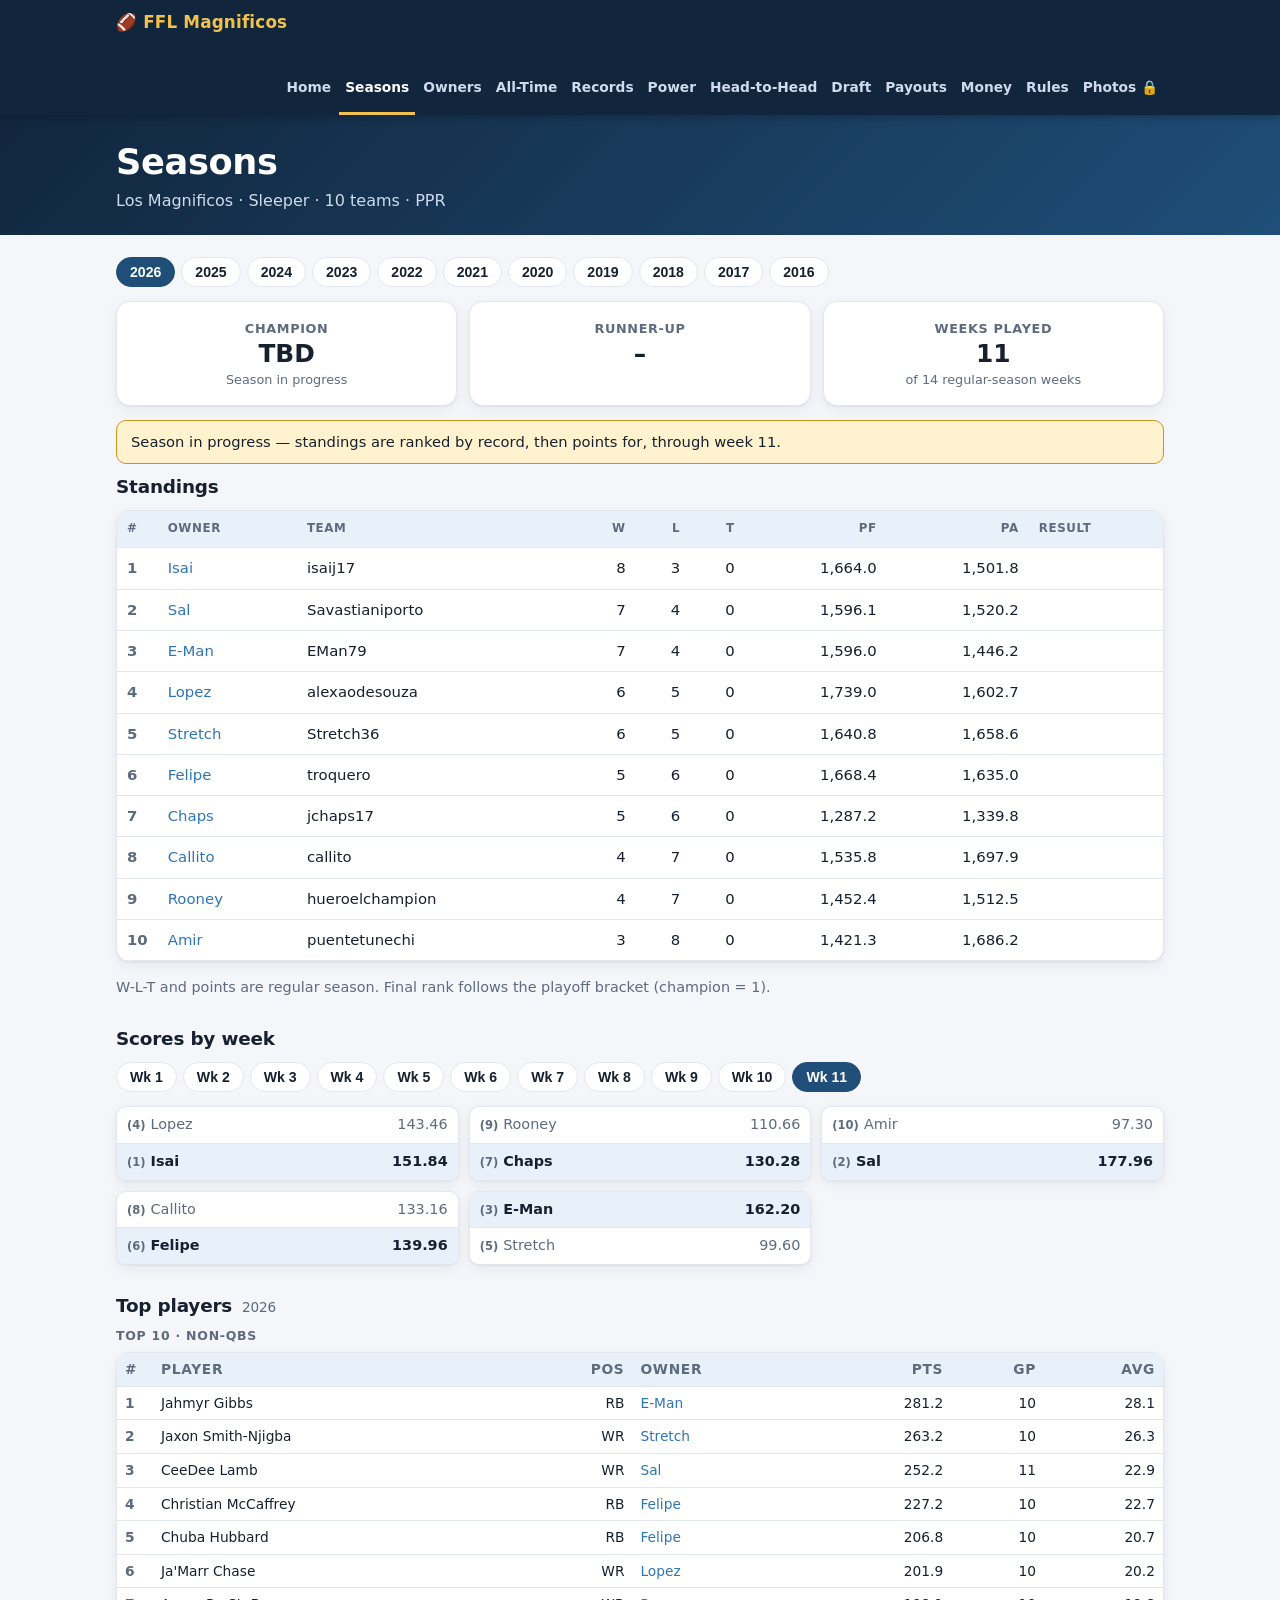
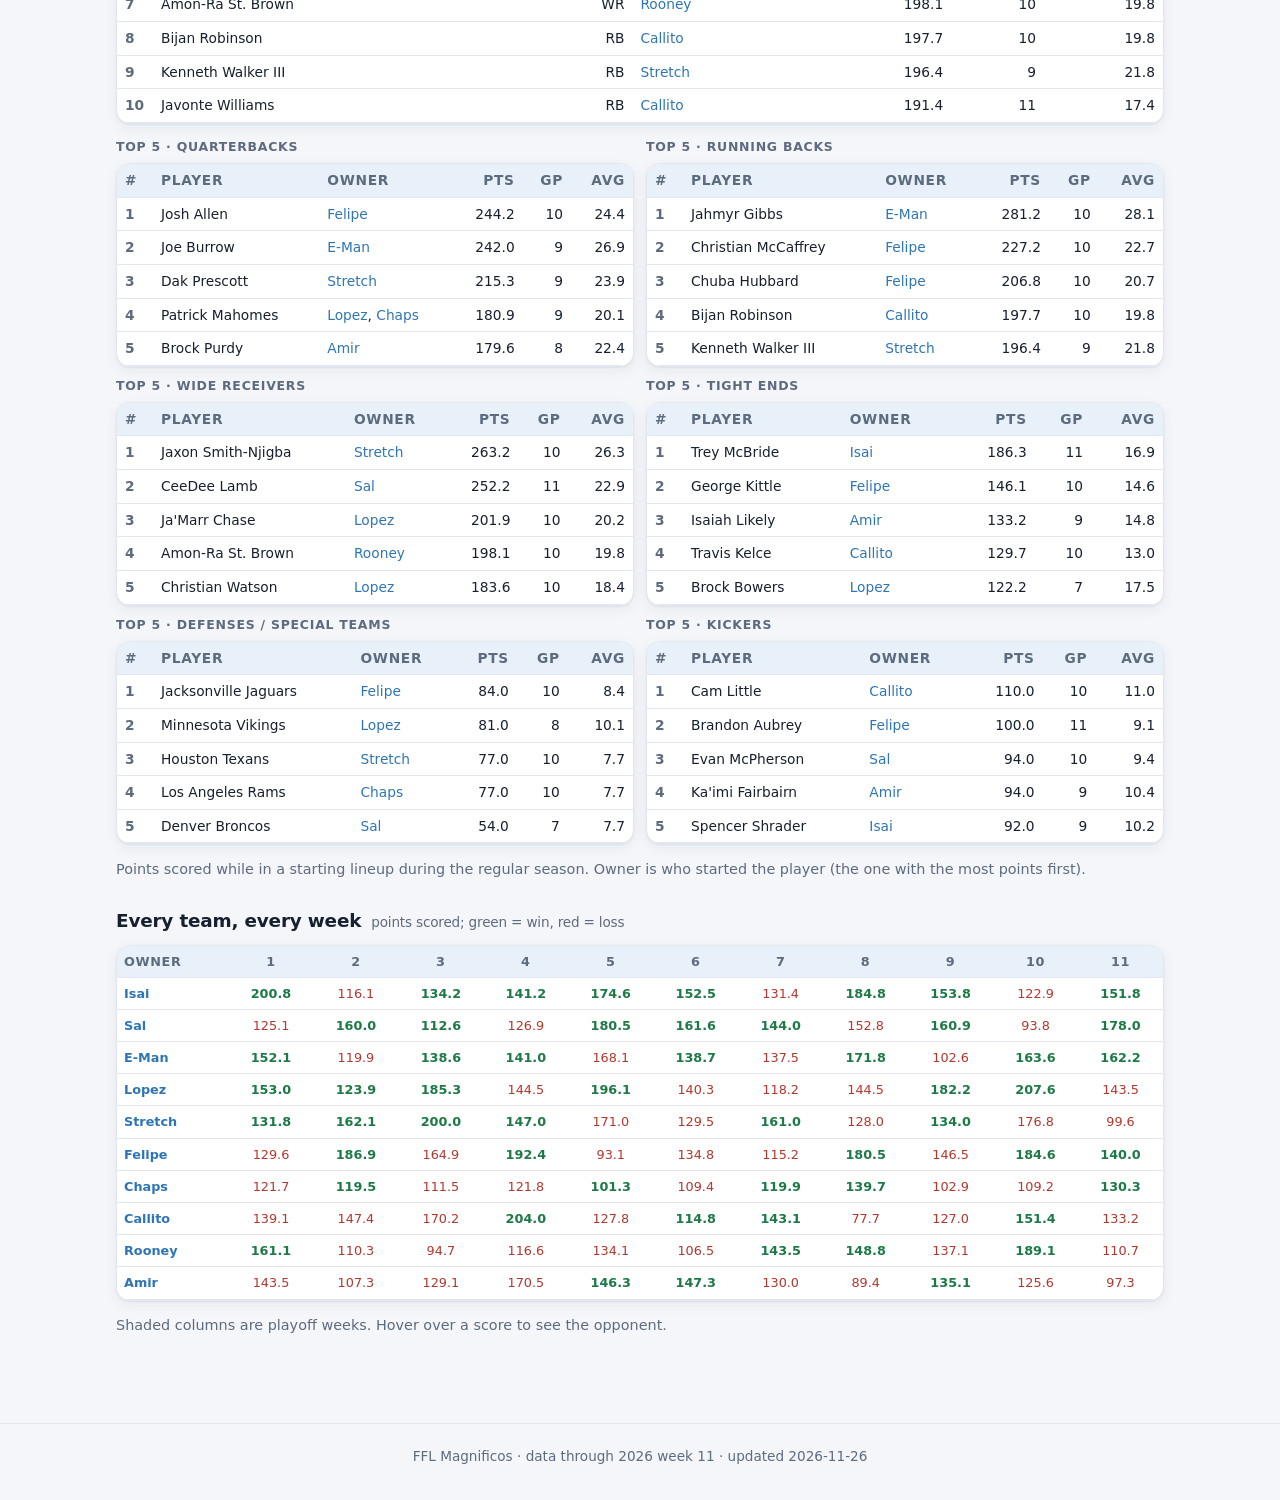
<file: standings.html>
<!doctype html>
<html lang="en">
<head>
<meta charset="utf-8">
<meta name="viewport" content="width=device-width, initial-scale=1">
<title>Seasons</title>
<meta http-equiv="refresh" content="0; url=seasons.html">
<script>location.replace("seasons.html" + location.search);</script>
</head>
<body><p>This page moved to <a href="seasons.html">Seasons</a>.</p></body>
</html>
</file>
<file: assets/site.css>
/* FFL Magnificos site -- shared styles */
:root {
  --bg: #f4f6fa;
  --card: #ffffff;
  --ink: #16202e;
  --muted: #5d6b7e;
  --line: #e2e7ef;
  --accent: #1f4e78;
  --accent-2: #2e75b6;
  --accent-soft: #e8f0f9;
  --gold: #c8961c;
  --gold-soft: #fff3cf;
  --silver-soft: #eceff3;
  --win: #1d7a46;
  --loss: #b3372f;
  --hero-a: #11263d;
  --hero-b: #1f4e78;
  --shadow: 0 1px 2px rgba(16, 32, 56, .06), 0 4px 14px rgba(16, 32, 56, .06);
  --radius: 14px;
}
@media (prefers-color-scheme: dark) {
  :root {
    --bg: #0e141d;
    --card: #17202c;
    --ink: #e8edf5;
    --muted: #9aa8bb;
    --line: #263244;
    --accent: #8fb8e6;
    --accent-2: #6ea6dd;
    --accent-soft: #1d2b3d;
    --gold: #e3b341;
    --gold-soft: #3a2f10;
    --silver-soft: #222d3b;
    --win: #4cc287;
    --loss: #ef7b72;
    --hero-a: #0a1522;
    --hero-b: #17406a;
    --shadow: 0 1px 2px rgba(0, 0, 0, .4), 0 4px 14px rgba(0, 0, 0, .3);
  }
}
* { box-sizing: border-box; }
html { -webkit-text-size-adjust: 100%; }
body {
  margin: 0; background: var(--bg); color: var(--ink);
  font: 16px/1.5 system-ui, -apple-system, "Segoe UI", Roboto, "Helvetica Neue", Arial, "Noto Color Emoji", sans-serif;
}
a { color: var(--accent-2); text-decoration: none; }
a:hover { text-decoration: underline; }
h1, h2, h3 { line-height: 1.2; margin: 0; letter-spacing: -.01em; }
.wrap { max-width: 1080px; margin: 0 auto; padding: 0 16px; }

/* header */
.topbar { background: var(--hero-a); color: #fff; position: sticky; top: 0; z-index: 20; box-shadow: 0 2px 8px rgba(0,0,0,.25); }
.topbar .wrap { display: flex; align-items: center; gap: 18px; min-height: 52px; flex-wrap: wrap; }
.brand { font-weight: 800; letter-spacing: .01em; color: #fff; font-size: 1.05rem; padding: 10px 0; }
.brand:hover { text-decoration: none; }
.brand span { color: #f1c24b; }
.nav { display: flex; gap: 2px; flex-wrap: wrap; margin-left: auto; }
.nav a { color: #cfdbea; padding: 14px 6px; font-size: .86rem; font-weight: 600; border-bottom: 3px solid transparent; }
.nav a:hover { color: #fff; text-decoration: none; }
.nav a.on { color: #fff; border-bottom-color: #f1c24b; }
@media (max-width: 720px) {
  .nav { margin-left: 0; width: 100%; overflow-x: auto; flex-wrap: nowrap; }
  .nav a { padding: 10px 10px; white-space: nowrap; }
}

/* hero */
.hero { background: linear-gradient(135deg, var(--hero-a), var(--hero-b)); color: #fff; padding: 56px 0 48px; }
.hero h1 { font-size: clamp(2.1rem, 6vw, 3.4rem); font-weight: 900; }
.hero h1 em { font-style: normal; color: #f1c24b; }
.hero p { color: #cfdbea; max-width: 620px; margin: 12px 0 22px; font-size: 1.08rem; }
.hero .cta { display: flex; gap: 10px; flex-wrap: wrap; }
.btn { display: inline-block; padding: 10px 18px; border-radius: 999px; font-weight: 700; font-size: .95rem; border: 2px solid #f1c24b; color: #11263d; background: #f1c24b; }
.btn:hover { text-decoration: none; filter: brightness(1.06); }
.btn.ghost { background: transparent; color: #fff; border-color: rgba(255,255,255,.45); }
.owner-chips { display: flex; flex-wrap: wrap; align-items: center; gap: 8px; margin-top: 20px; max-width: 820px; }
.owner-chips .lbl { width: 100%; color: #9fb4cc; font-size: .75rem; font-weight: 700; text-transform: uppercase; letter-spacing: .08em; }
.chip { display: inline-block; padding: 5px 13px; border-radius: 999px; background: rgba(255,255,255,.1); border: 1px solid rgba(255,255,255,.28); color: #fff; font-size: .9rem; font-weight: 600; }
.chip:hover { background: #f1c24b; border-color: #f1c24b; color: #11263d; text-decoration: none; }
.chip .t { color: #f1c24b; font-size: .8rem; margin-left: 2px; }
.chip:hover .t { color: #11263d; }
.page-head { background: linear-gradient(135deg, var(--hero-a), var(--hero-b)); color: #fff; padding: 26px 0 22px; }
.page-head h1 { font-size: clamp(1.6rem, 4.5vw, 2.2rem); font-weight: 800; }
.page-head p { color: #cfdbea; margin: 6px 0 0; }

/* layout */
main { padding: 22px 0 56px; }
section { margin: 0 0 30px; }
.sec-title { font-size: 1.15rem; font-weight: 800; margin: 0 0 12px; display: flex; align-items: baseline; gap: 10px; flex-wrap: wrap; }
.sec-title small { font-weight: 500; color: var(--muted); font-size: .85rem; }
.card { background: var(--card); border: 1px solid var(--line); border-radius: var(--radius); box-shadow: var(--shadow); }
.pad { padding: 16px; }
.grid { display: grid; gap: 12px; }
.g2 { grid-template-columns: repeat(2, 1fr); }
.g3 { grid-template-columns: repeat(3, 1fr); }
.g4 { grid-template-columns: repeat(4, 1fr); }
.g6 { grid-template-columns: repeat(6, 1fr); }
@media (max-width: 860px) { .g6 { grid-template-columns: repeat(3, 1fr); } .g4 { grid-template-columns: repeat(2, 1fr); } .g3 { grid-template-columns: repeat(2, 1fr); } }
@media (max-width: 560px) { .g2, .g3 { grid-template-columns: 1fr; } .g6 { grid-template-columns: repeat(2, 1fr); } }
.note { color: var(--muted); font-size: .9rem; }
.warn { background: var(--gold-soft); border: 1px solid var(--gold); color: var(--ink); padding: 10px 14px; border-radius: 10px; font-size: .92rem; margin-bottom: 12px; }
.error { background: #fdecea; border: 1px solid #e5a29b; color: #7a1d16; padding: 14px; border-radius: 10px; }
@media (prefers-color-scheme: dark) { .error { background: #3a1613; color: #f5c6c2; border-color: #7a2a24; } }

/* tiles */
.tile { padding: 14px; text-align: center; }
.tile b { display: block; font-size: 1.55rem; font-weight: 800; line-height: 1.1; }
.tile span { color: var(--muted); font-size: .8rem; text-transform: uppercase; letter-spacing: .05em; font-weight: 600; }
.tile.gold b { color: var(--gold); }

/* tables */
.table-wrap { overflow-x: auto; border-radius: var(--radius); }
table { width: 100%; border-collapse: collapse; font-size: .93rem; background: var(--card); }
.card table { background: transparent; }
th, td { padding: 9px 10px; text-align: right; border-bottom: 1px solid var(--line); white-space: nowrap; }
th:first-child, td:first-child { text-align: left; }
th { font-size: .74rem; text-transform: uppercase; letter-spacing: .05em; color: var(--muted); background: var(--accent-soft); font-weight: 700; position: sticky; top: 0; }
th.sortable { cursor: pointer; user-select: none; }
th.sortable:hover { color: var(--ink); }
th.sorted::after { content: " \25BE"; }
th.sorted.asc::after { content: " \25B4"; }
tbody tr:hover { background: var(--accent-soft); }
tr.champ td { background: var(--gold-soft); font-weight: 600; }
td.l, th.l { text-align: left; }
td.c, th.c { text-align: center; }
td.wrapok { white-space: normal; }
tfoot td { font-weight: 800; background: var(--accent-soft); }
.rank { color: var(--muted); font-weight: 700; width: 36px; }
.pos { color: var(--win); font-weight: 700; }
.neg { color: var(--loss); font-weight: 700; }
.muted { color: var(--muted); }

/* badges */
.badge { display: inline-block; padding: 2px 9px; border-radius: 999px; font-size: .76rem; font-weight: 700; background: var(--silver-soft); color: var(--muted); }
.badge.gold { background: var(--gold-soft); color: var(--gold); border: 1px solid var(--gold); }
.badge.blue { background: var(--accent-soft); color: var(--accent); }
.badge.out { opacity: .75; }

/* pills / selects */
.pills { display: flex; gap: 6px; flex-wrap: wrap; margin-bottom: 14px; }
.pill { border: 1px solid var(--line); background: var(--card); color: var(--ink); padding: 6px 13px; border-radius: 999px; font-weight: 700; font-size: .88rem; cursor: pointer; }
.pill:hover { border-color: var(--accent-2); }
.pill.on { background: var(--accent); color: #fff; border-color: var(--accent); }
@media (prefers-color-scheme: dark) { .pill.on { color: #0e141d; } }
select, input[type=password], input[type=text] {
  font: inherit; padding: 9px 12px; border-radius: 10px; border: 1px solid var(--line); background: var(--card); color: var(--ink);
}
.row { display: flex; gap: 10px; flex-wrap: wrap; align-items: center; }

/* champions strip */
.champs { display: grid; grid-template-columns: repeat(auto-fill, minmax(190px, 1fr)); gap: 10px; }
.champ-card { padding: 12px 14px; border-left: 4px solid var(--gold); }
.champ-card .y { font-weight: 900; color: var(--gold); font-size: 1.1rem; }
.champ-card .n { font-weight: 800; }
.champ-card .t { color: var(--muted); font-size: .85rem; overflow: hidden; text-overflow: ellipsis; white-space: nowrap; }

/* link grid */
.linkcard { display: block; padding: 18px 16px; color: var(--ink); }
.linkcard:hover { text-decoration: none; border-color: var(--accent-2); transform: translateY(-1px); }
.linkcard b { display: block; font-size: 1.05rem; margin-bottom: 2px; }
.linkcard span { color: var(--muted); font-size: .88rem; }

/* owner page */
.owner-nav { display: flex; gap: 6px; overflow-x: auto; padding-bottom: 6px; margin-bottom: 14px; }
.owner-nav a { flex: none; padding: 5px 12px; border-radius: 999px; border: 1px solid var(--line); background: var(--card); color: var(--ink); font-size: .85rem; font-weight: 600; }
.owner-nav a.on { background: var(--accent); color: #fff; border-color: var(--accent); }
@media (prefers-color-scheme: dark) { .owner-nav a.on { color: #0e141d; } }
.rec-card { padding: 14px 16px; }
.rec-card .k { color: var(--muted); font-size: .78rem; text-transform: uppercase; letter-spacing: .05em; font-weight: 700; }
.rec-card .v { font-size: 1.7rem; font-weight: 800; line-height: 1.15; margin: 2px 0; }
.rec-card .d { color: var(--muted); font-size: .88rem; }
.top-block { padding: 14px 16px; }
.top-block h3 { font-size: .8rem; text-transform: uppercase; letter-spacing: .05em; color: var(--muted); margin-bottom: 8px; }
.top-block .first { font-size: 1.15rem; font-weight: 800; }
.top-block .first small { font-weight: 500; color: var(--muted); font-size: .85rem; }
.top-block ol { margin: 8px 0 0; padding-left: 20px; color: var(--muted); font-size: .9rem; }
.top-block li { padding: 1px 0; }
.top-block li b { color: var(--ink); font-weight: 600; }
.bar { display: inline-block; height: 7px; border-radius: 4px; background: var(--accent-2); vertical-align: middle; margin-right: 6px; opacity: .85; }

/* h2h matrix */
.matrix td, .matrix th { text-align: center; padding: 7px 6px; font-size: .82rem; min-width: 52px; }
.matrix th:first-child, .matrix td:first-child { position: sticky; left: 0; background: var(--card); z-index: 2; text-align: left; font-weight: 700; min-width: 84px; }
.matrix th:first-child { background: var(--accent-soft); }
.matrix td.self { background: var(--silver-soft); color: var(--muted); }

/* photos */
.thumbs { display: grid; grid-template-columns: repeat(auto-fill, minmax(190px, 1fr)); gap: 10px; }
.thumb { position: relative; background: var(--silver-soft); border-radius: 12px; overflow: hidden; aspect-ratio: 4 / 3; cursor: zoom-in; border: 1px solid var(--line); }
.thumb img { width: 100%; height: 100%; object-fit: cover; display: block; }
.thumb .cap { position: absolute; left: 0; right: 0; bottom: 0; padding: 18px 10px 7px; color: #fff; font-size: .8rem; font-weight: 600; background: linear-gradient(transparent, rgba(0,0,0,.72)); }
.strip { display: flex; gap: 12px; overflow-x: auto; scroll-snap-type: x mandatory; padding-bottom: 8px; }
.strip .thumb { flex: none; width: min(78vw, 320px); scroll-snap-align: start; }
.strip.solo .thumb { width: min(100%, 760px); aspect-ratio: 3 / 2; cursor: default; }
.strip.few { display: grid; grid-template-columns: repeat(auto-fit, minmax(260px, 1fr)); overflow: visible; }
.strip.few .thumb { width: auto; cursor: default; }
.lock { max-width: 420px; margin: 40px auto; text-align: center; padding: 28px 22px; }
.lock h2 { margin-bottom: 6px; }
.lock input { width: 100%; margin: 14px 0 10px; }
.lock .btn { width: 100%; cursor: pointer; font-size: 1rem; }
.lightbox { position: fixed; inset: 0; background: rgba(5, 9, 15, .94); z-index: 100; display: none; align-items: center; justify-content: center; flex-direction: column; padding: 16px; }
.lightbox.open { display: flex; }
.lightbox img { max-width: 100%; max-height: 82vh; border-radius: 6px; }
.lightbox .lb-cap { color: #e8edf5; margin-top: 10px; text-align: center; }
.lightbox .x { position: absolute; top: 12px; right: 16px; color: #fff; font-size: 2rem; background: none; border: 0; cursor: pointer; }
.lightbox .nav-btn { position: absolute; top: 50%; color: #fff; font-size: 2.4rem; background: none; border: 0; cursor: pointer; padding: 12px; }
.lightbox .prev { left: 4px; } .lightbox .next { right: 4px; }

footer { color: var(--muted); font-size: .85rem; padding: 22px 0 34px; border-top: 1px solid var(--line); text-align: center; }
.loading { color: var(--muted); padding: 30px; text-align: center; }
@media print { .topbar, footer, .pills, .owner-nav { display: none; } body { background: #fff; } }

/* record watch feed */
.sub-title { margin: 0 0 10px; font-size: 1rem; }
.feed { list-style: none; margin: 0; padding: 0; }
.feed li { padding: 9px 0; border-top: 1px solid var(--line); line-height: 1.45; }
.feed li:first-child { border-top: 0; padding-top: 0; }

/* callout, rules text */
.callout { background: var(--gold-soft); border: 1px solid var(--gold); border-radius: var(--radius); padding: 12px 16px; margin: 0 0 16px; font-size: .92rem; }
.rules p { margin: 0 0 10px; line-height: 1.55; }
.rules p:last-child { margin-bottom: 0; }
.rules-list { margin: 0 0 10px; padding-left: 20px; line-height: 1.55; }
.rules-list li { margin: 4px 0; }
</file>
